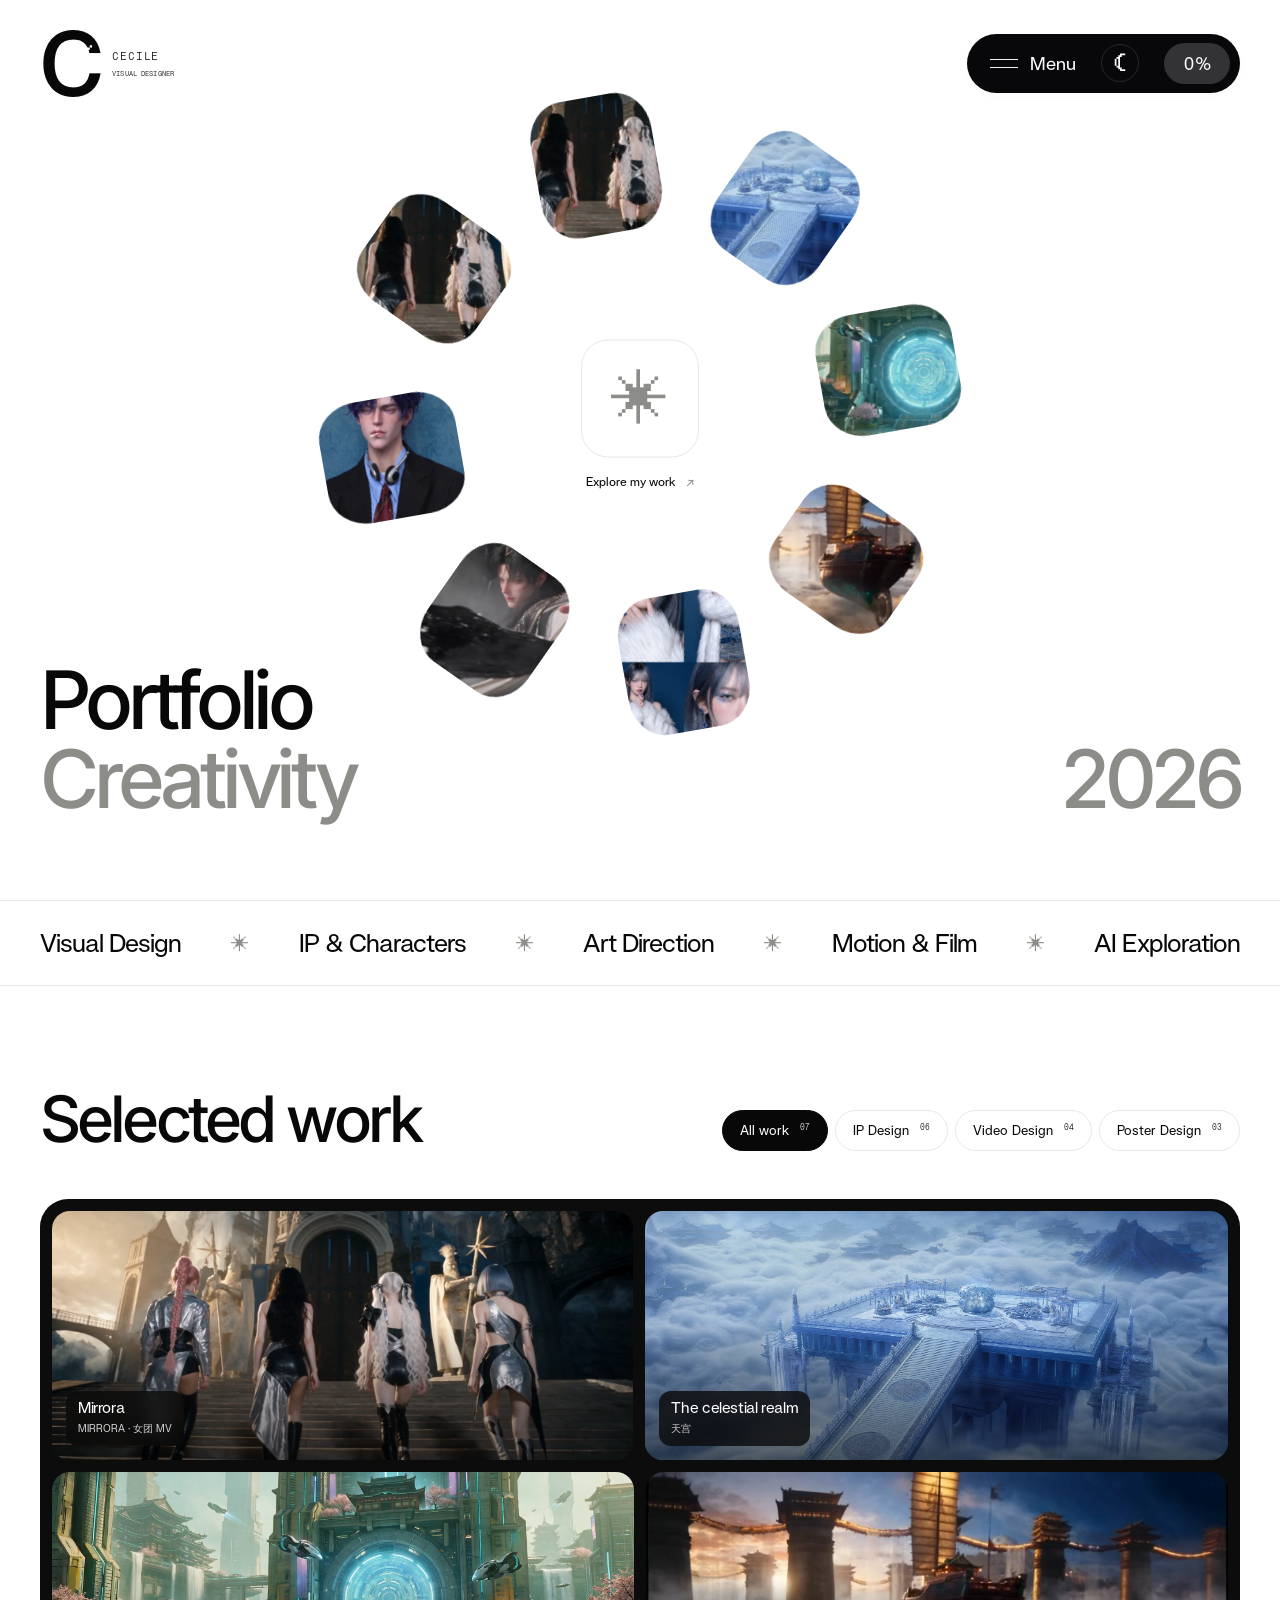
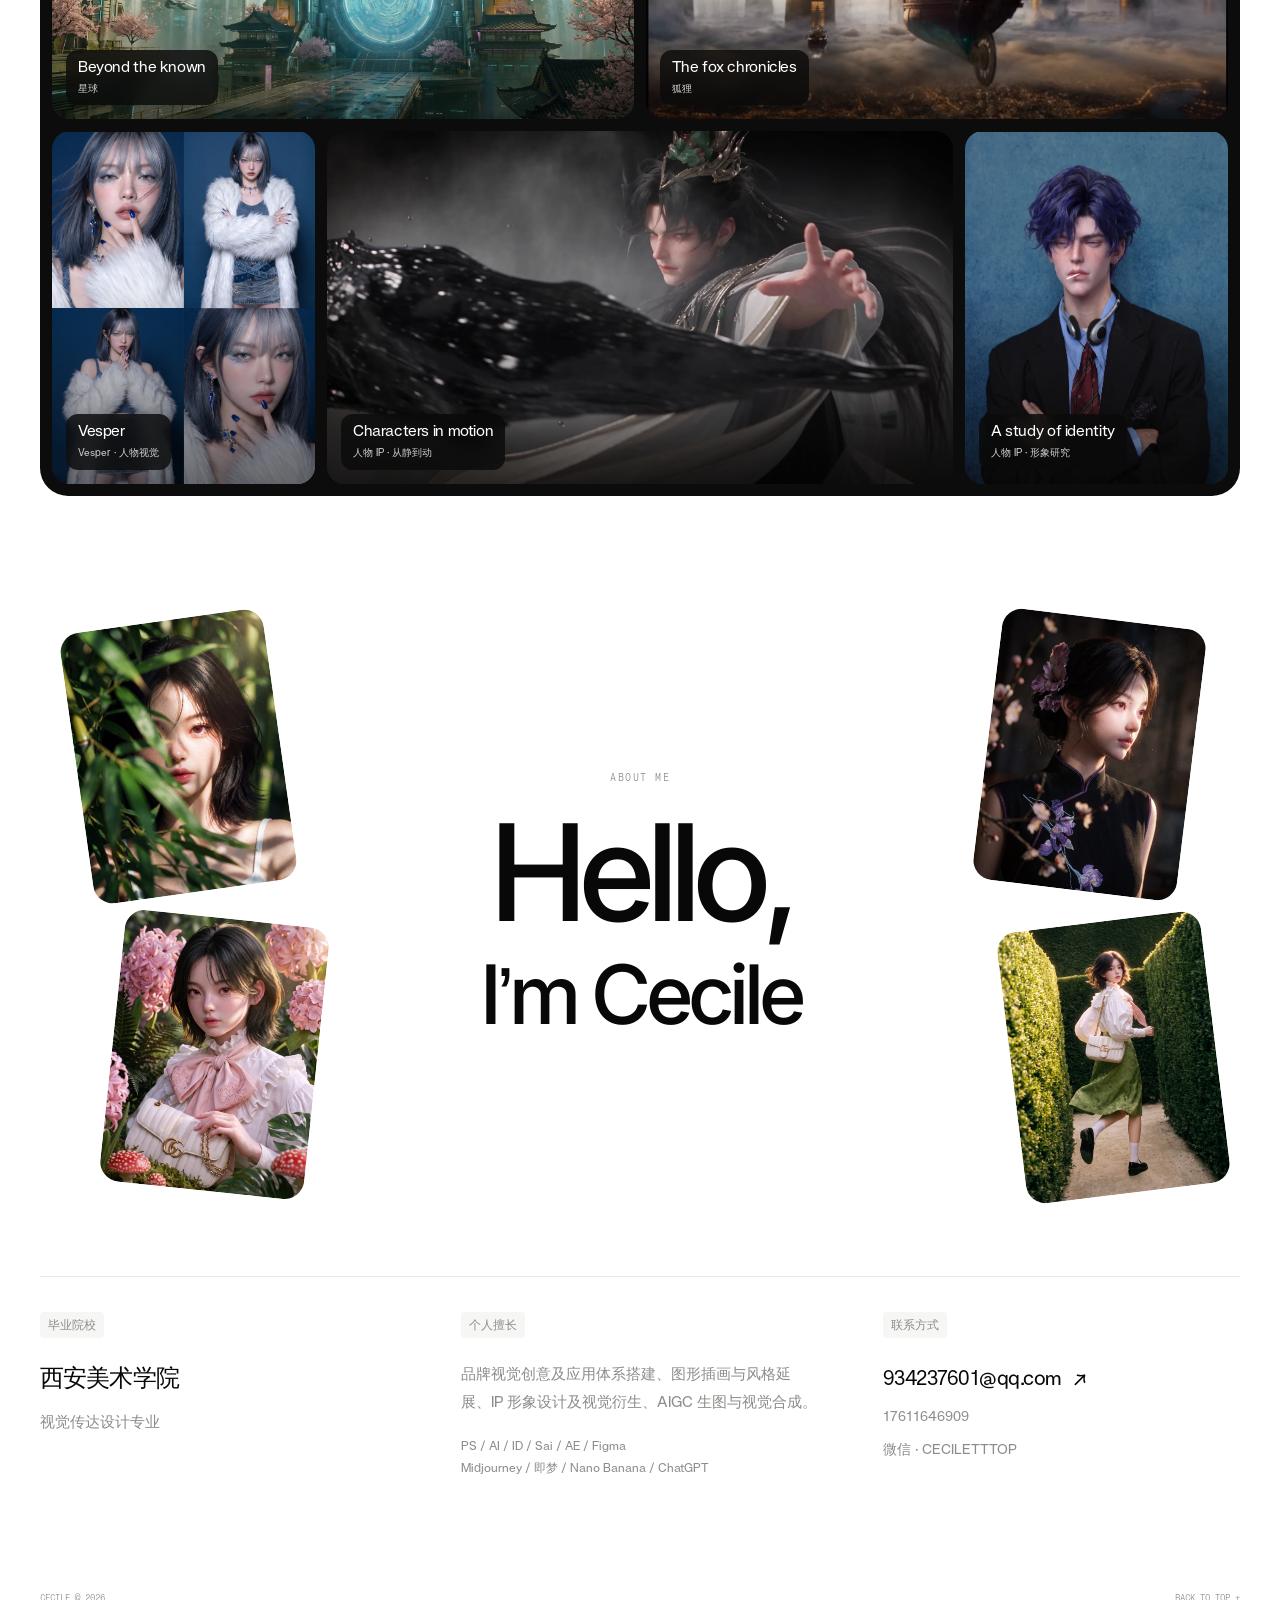
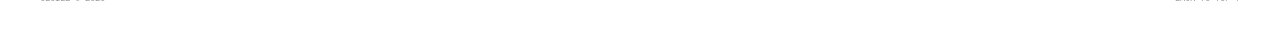
<file: index.html>
<!doctype html><html lang="zh-CN"><head><meta charset="utf-8"><meta name="viewport" content="width=device-width,initial-scale=1"><title>方案三 · Portfolio — Cecile</title><meta http-equiv="refresh" content="0;url=scheme-3/"><script>location.replace('scheme-3/'+location.search+location.hash)</script></head><body><a href="scheme-3/">查看方案三</a> · <a href="scheme-1/">查看方案一</a></body></html>
</file>
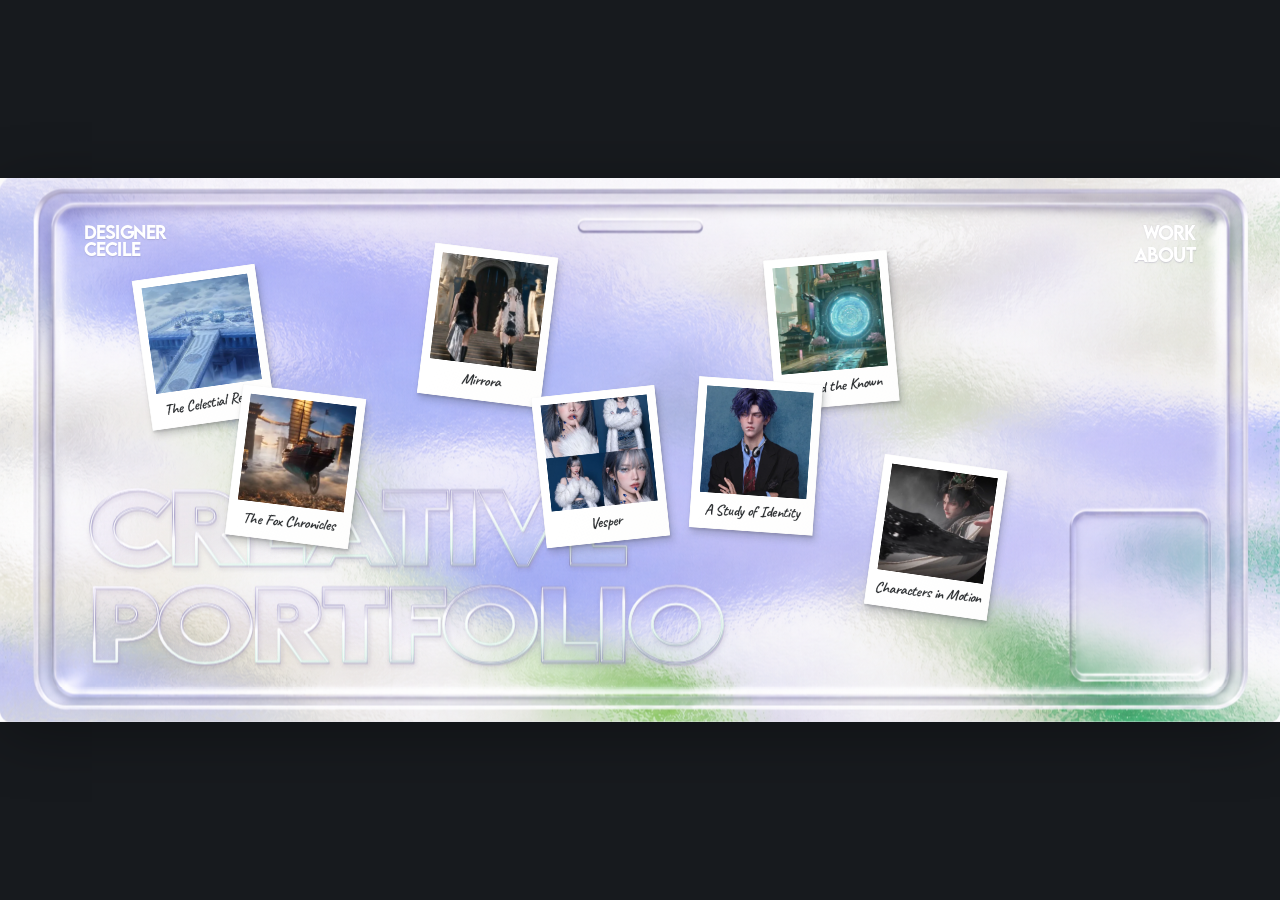
<file: scheme-1/index.html>
<!doctype html>
<html lang="zh-CN">
<head>
  <meta charset="UTF-8">
  <meta name="viewport" content="width=device-width,initial-scale=1">
  <meta name="theme-color" content="#171a1e">
  <meta name="description" content="Designer Cecile — Creative Portfolio。请使用电脑浏览器欣赏完整作品与交互。">
  <title>方案一 · Designer Cecile — Creative Portfolio</title>
  <link rel="icon" href="icon.svg" type="image/svg+xml">
  <link rel="stylesheet" href="canvas.css?v=fixed-canvas-2">
  <script src="canvas.js?v=github-pages-20261024" defer></script>
</head>
<body>
  <iframe id="portfolio-canvas" title="Designer Cecile 创意作品集" hidden></iframe>
  <main id="computer-guide" hidden>
    <div class="guide-brand">DESIGNER<br>CECILE</div>
    <section class="guide-copy">
      <svg class="computer-icon" viewBox="0 0 96 80" fill="none" aria-hidden="true"><rect x="8" y="8" width="80" height="50" rx="4"/><path d="M8 48h80M48 58v14M30 73h36"/></svg>
      <p class="guide-eyebrow">CREATIVE PORTFOLIO</p>
      <h1>请使用电脑浏览</h1>
      <p>为了完整呈现作品和交互体验，<br>请在电脑浏览器中打开本作品集。</p>
      <label for="computer-link">电脑访问链接</label>
      <input id="computer-link" readonly aria-label="作品集电脑访问链接">
      <button id="copy-computer-link" type="button">复制网站链接</button>
      <span id="copy-status" role="status" aria-live="polite"></span>
    </section>
  </main>
  <noscript><p class="no-script">Designer Cecile — 请使用电脑浏览器并开启 JavaScript 查看作品集。</p></noscript>
</body>
</html>
</file>
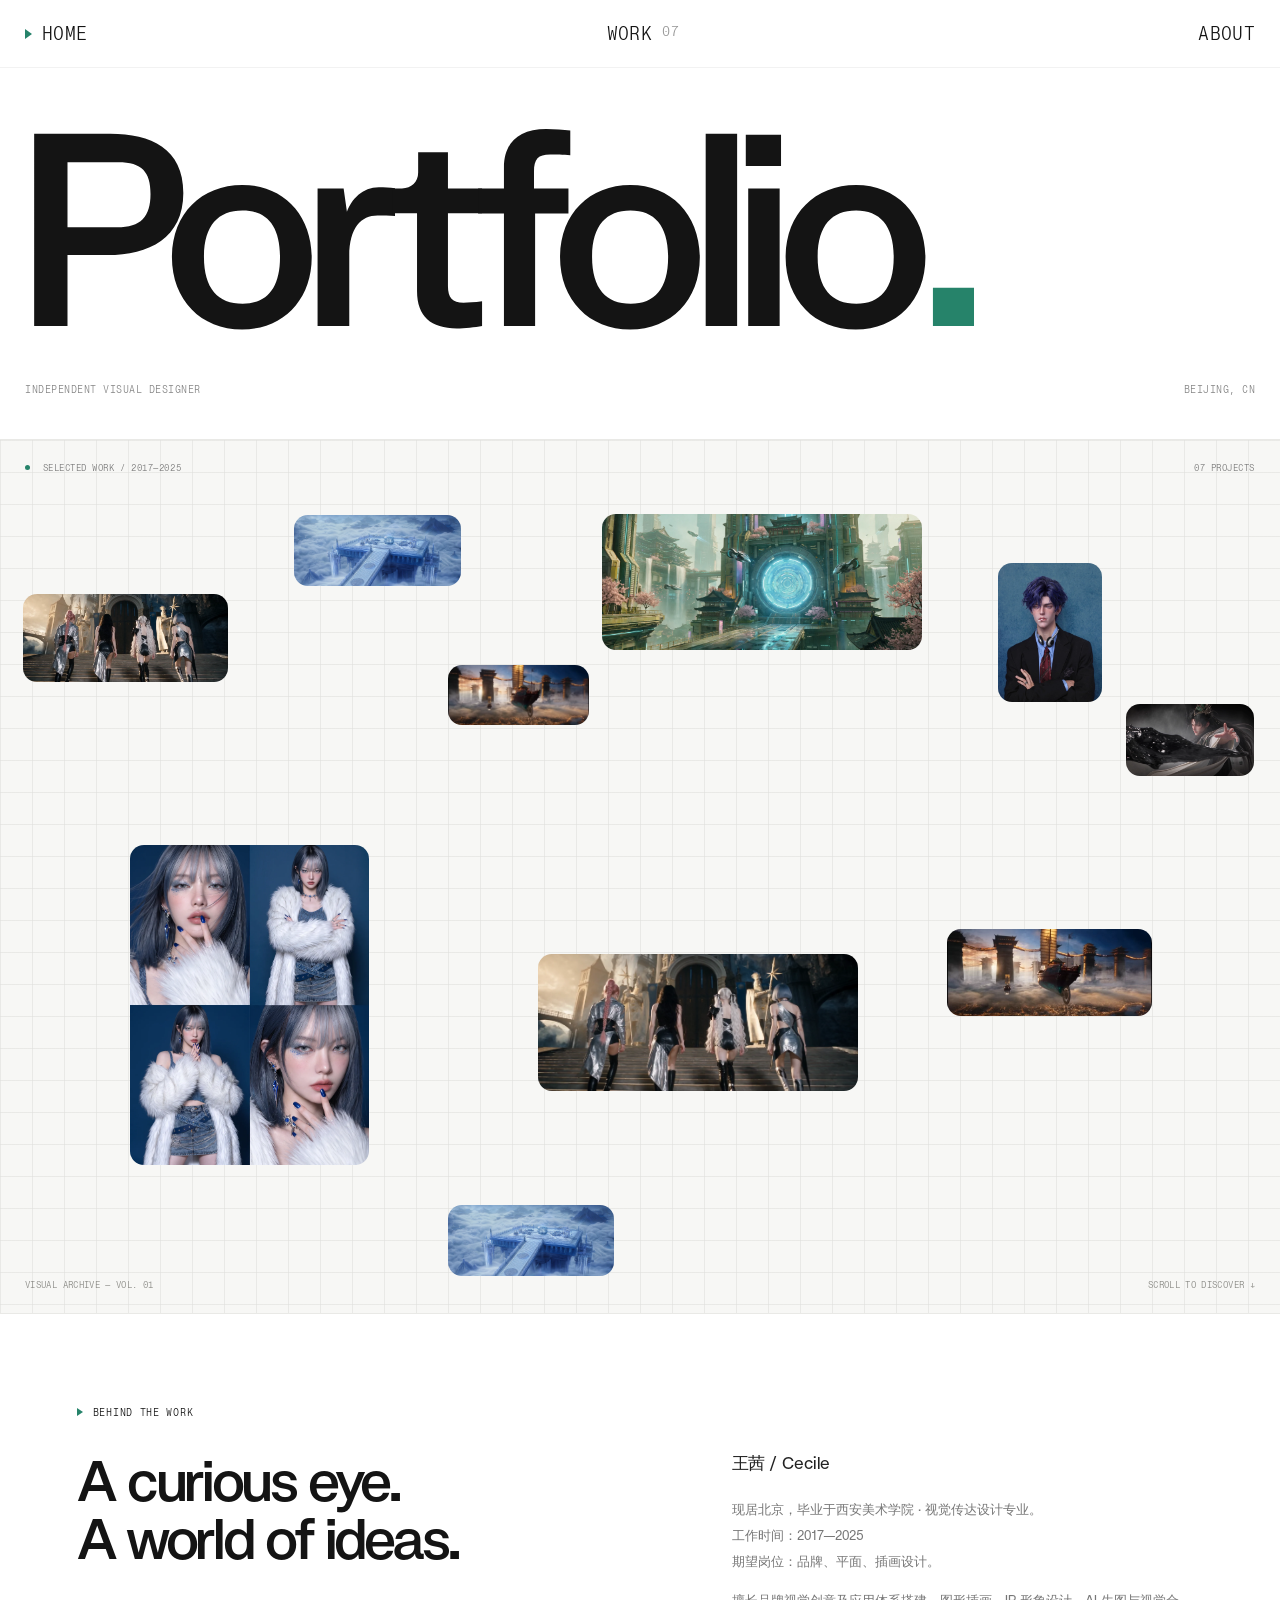
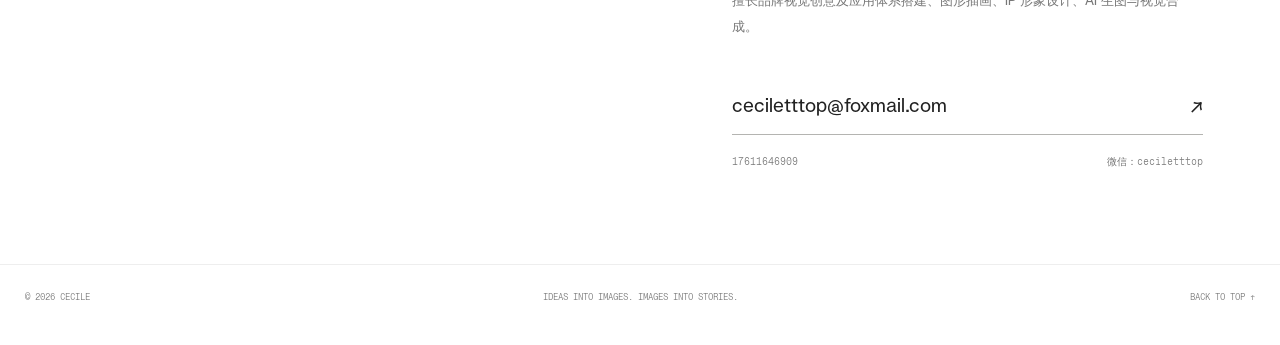
<file: scheme-2/index.html>
<!doctype html>
<html lang="zh-CN"><head><meta charset="utf-8"><meta name="viewport" content="width=device-width,initial-scale=1"><title>方案二 · Portfolio — Cecile</title><link rel="stylesheet" href="style.css?v=sticky-nav-20261026-10"><script src="projects.js" defer></script><script src="preview.js?v=sticky-nav-20261026-10" defer></script><script src="home-motion.js?v=sticky-nav-20261026-10" defer></script></head>
<body><header class="site-nav"><a class="nav-home" href="#home"><span class="triangle"></span> HOME</a><div class="work-nav"><button class="work-trigger" id="work-trigger" aria-haspopup="menu" aria-expanded="false" aria-controls="work-dropdown">WORK <sup>07</sup></button><div id="work-dropdown" class="work-dropdown" role="menu" aria-label="作品分类" hidden><p>SELECTED WORK</p><button role="menuitemradio" aria-checked="true" data-category="all">ALL<span aria-hidden="true">✓</span></button><button role="menuitemradio" aria-checked="false" data-category="ip">IP DESIGN<span aria-hidden="true">✓</span></button><button role="menuitemradio" aria-checked="false" data-category="video">VIDEO DESIGN<span aria-hidden="true">✓</span></button><button role="menuitemradio" aria-checked="false" data-category="poster">POSTER DESIGN<span aria-hidden="true">✓</span></button></div></div><a href="#about">ABOUT</a></header>
<main><section class="hero" id="home"><div class="hero-name"><h1>Portfolio<span class="name-dot">.</span></h1><p class="hero-credit">INDEPENDENT VISUAL DESIGNER <span>BEIJING, CN</span></p></div></section>
<section class="work-wall" id="work" aria-label="作品探索"><div class="wall-heading"><span><i></i> SELECTED WORK / 2017—2025</span><span id="result-count">07 PROJECTS</span></div><div id="artboard" class="artboard"></div><span class="wall-coordinate">VISUAL ARCHIVE — VOL. 01</span><span class="wall-scroll">SCROLL TO DISCOVER ↓</span></section>
<section id="about" class="about-section"><div class="about-heading"><p class="eyebrow"><span class="triangle"></span> BEHIND THE WORK</p><h2>A curious eye.<br>A world of ideas.</h2></div><div class="about-copy"><p class="about-name">王茜 / Cecile</p><p>现居北京，毕业于西安美术学院 · 视觉传达设计专业。<br>工作时间：2017—2025<br>期望岗位：品牌、平面、插画设计。</p><p>擅长品牌视觉创意及应用体系搭建、图形插画、IP 形象设计、AI 生图与视觉合成。</p><a class="email-link" href="mailto:ceciletttop@foxmail.com">ceciletttop@foxmail.com <span>↗</span></a><div class="contact-meta"><a href="tel:+8617611646909">17611646909</a><span>微信：ceciletttop</span></div></div></section></main>
<footer><span>© 2026 CECILE</span><span>IDEAS INTO IMAGES. IMAGES INTO STORIES.</span><a href="#home">BACK TO TOP ↑</a></footer>
<dialog id="project-dialog" aria-label="作品详情"><div class="project-topbar"><span>SELECTED PROJECT</span><button id="close-project" aria-label="关闭作品详情">CLOSE ×</button></div><div id="project-content"></div></dialog><p class="sr-only" id="announcement" aria-live="polite"></p></body></html>
</file>
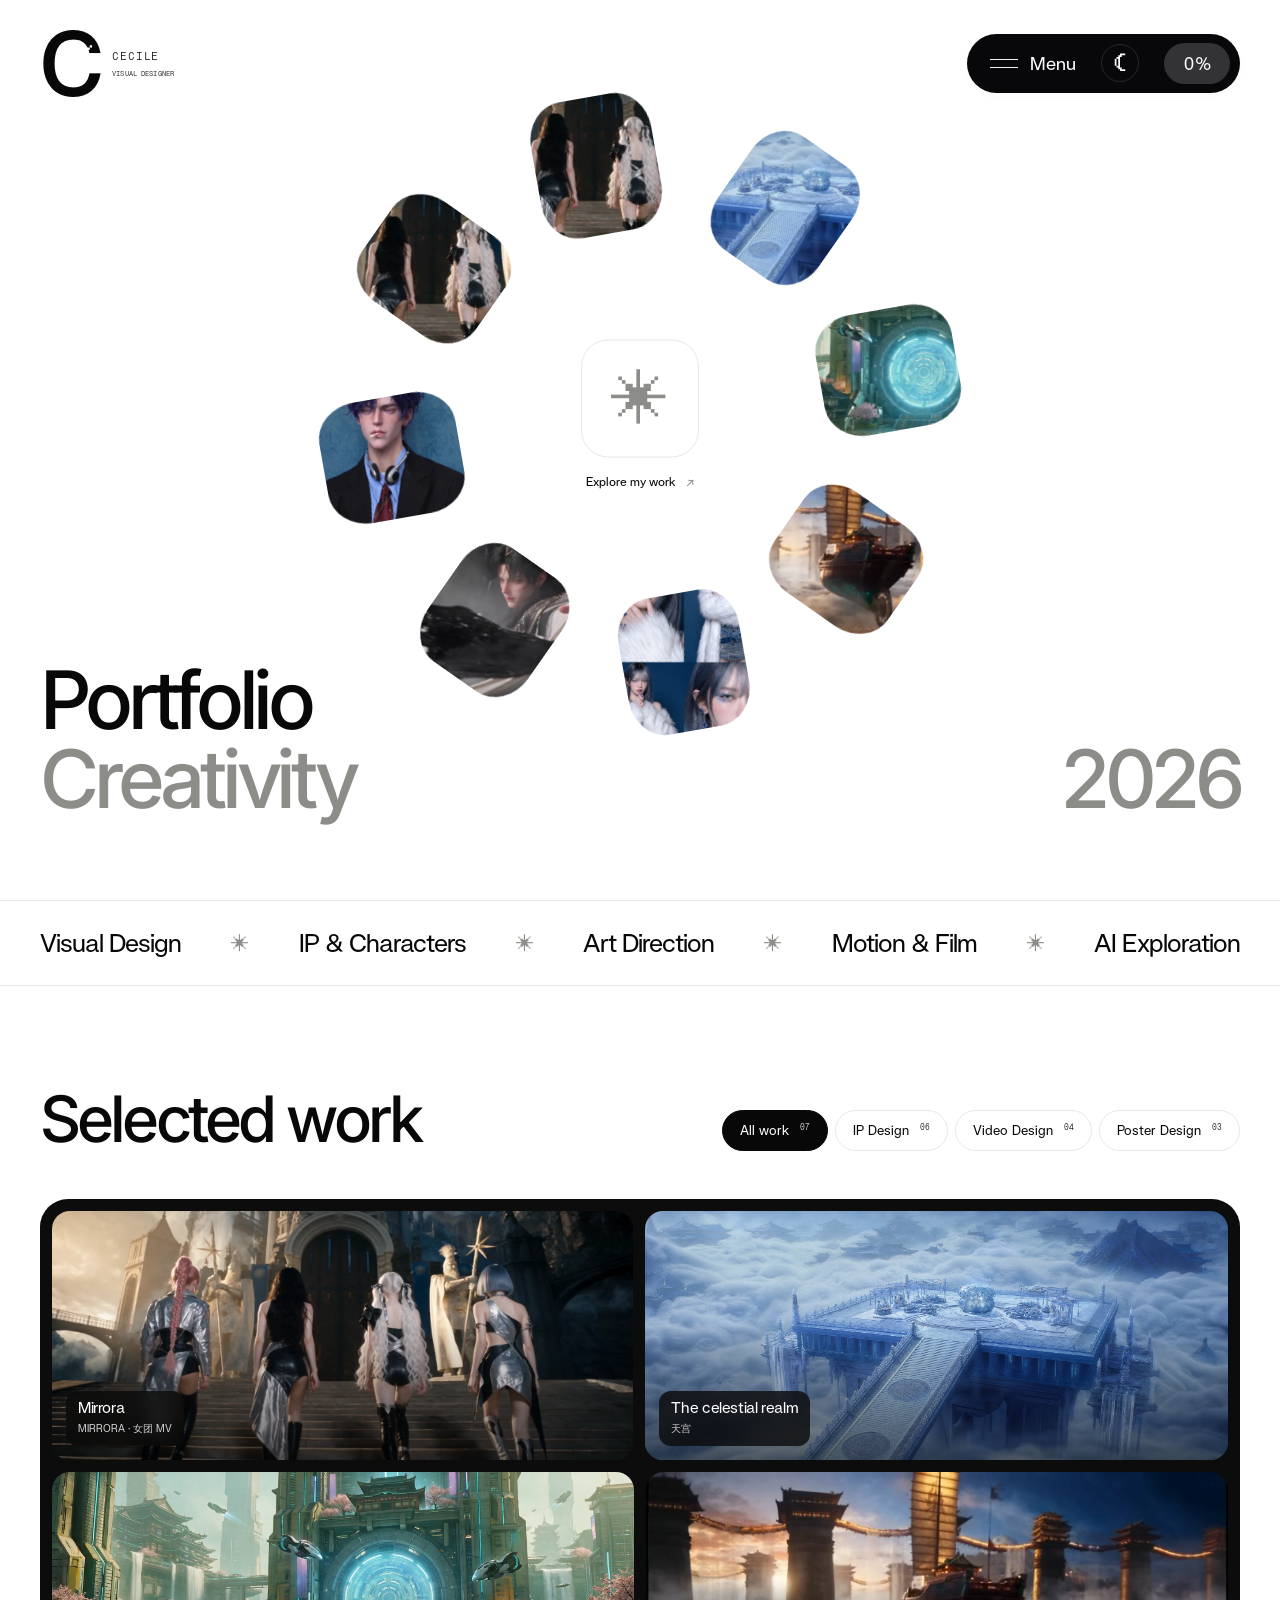
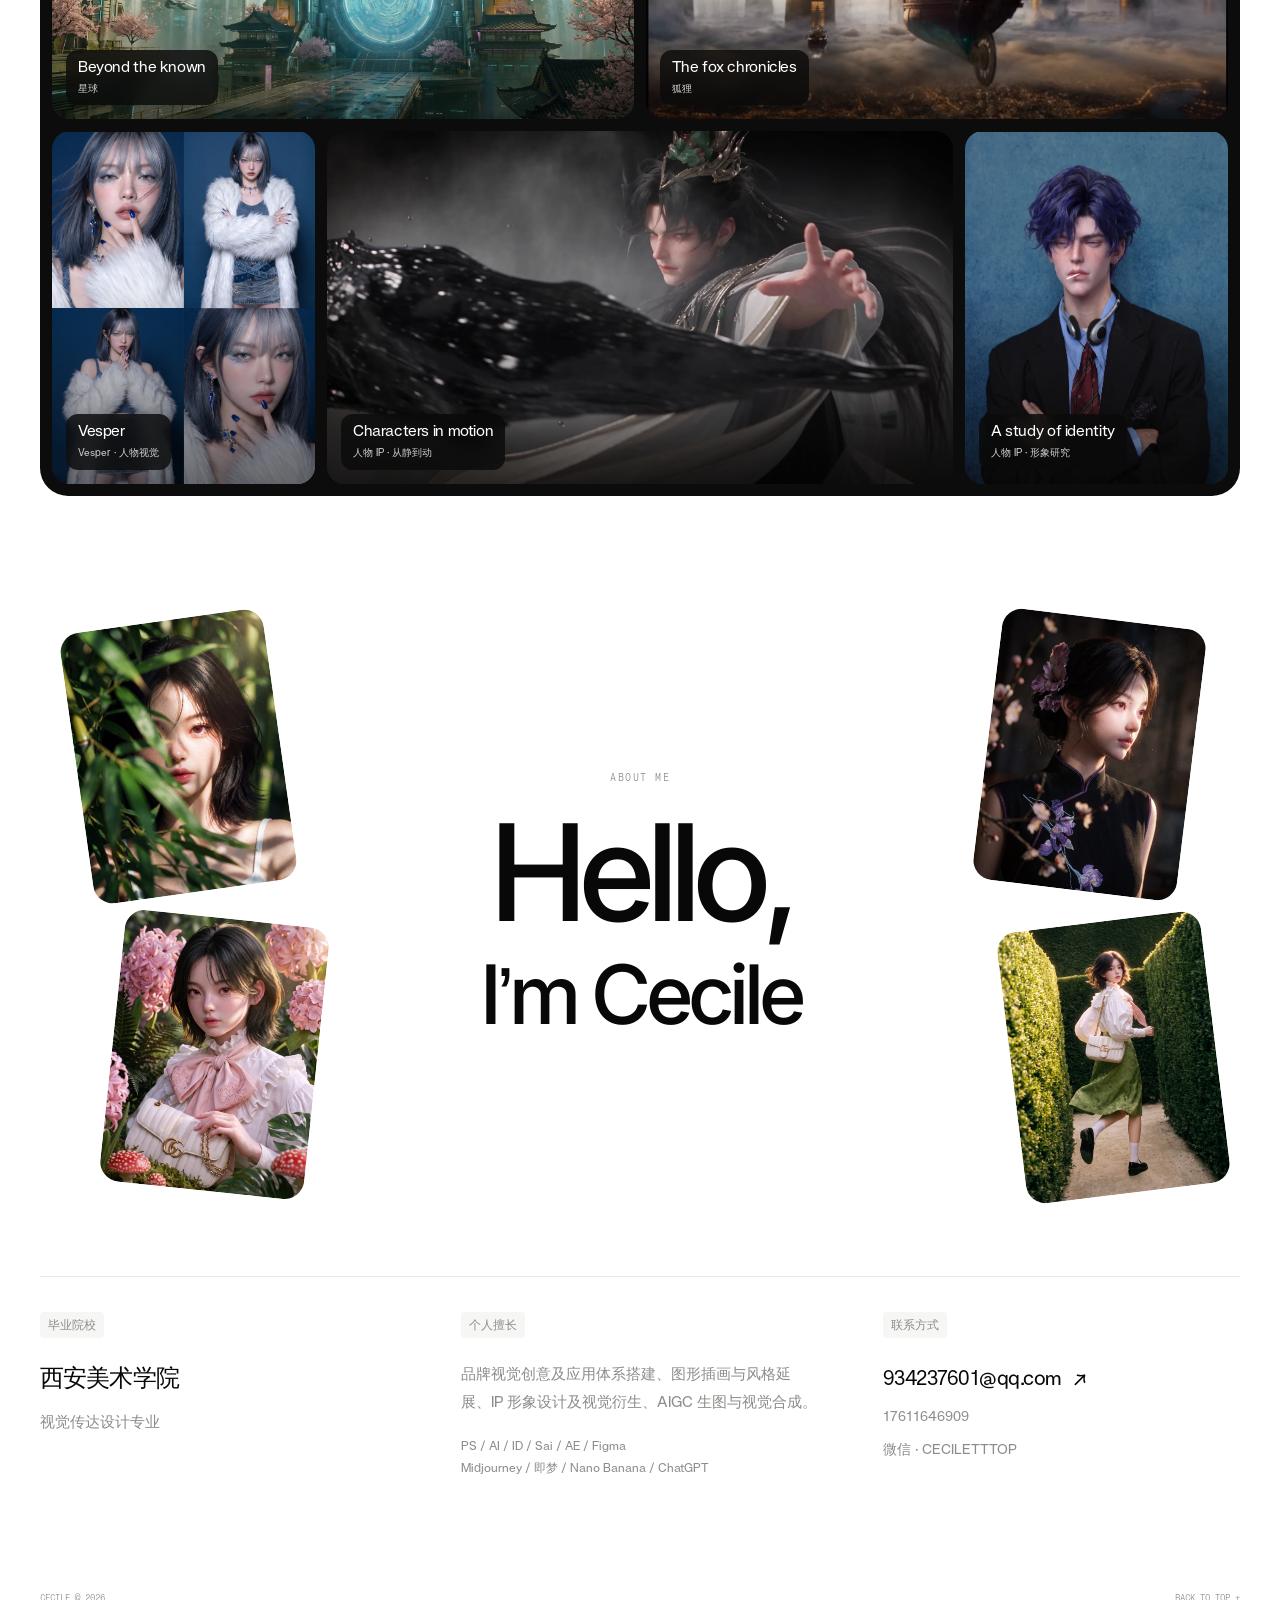
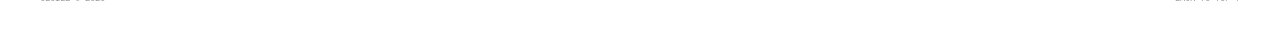
<file: scheme-3/index.html>
<!doctype html><html lang="zh-CN"><head><meta charset="utf-8"><meta name="viewport" content="width=device-width,initial-scale=1"><meta name="theme-color" content="#ffffff"><title>Cecile — Characters, Worlds & Motion</title><link rel="stylesheet" href="style.css?v=about-collage-20261101"><script src="projects.js" defer></script><script src="orbit.js?v=detail-controls-20261028" defer></script><script src="theme.js?v=detail-controls-20261028"></script></head><body>
<a class="skip-link" href="#selected">跳转至作品</a>
<header class="topbar"><a class="brand" href="#home" aria-label="Cecile 首页"><span class="brand-mark">C<span>✳</span></span><span class="brand-name">CECILE<small>VISUAL DESIGNER</small></span></a><div class="pill-nav menu-group"><button id="menu-toggle" aria-expanded="false" aria-controls="main-menu"><span class="menu-lines"><i></i><i></i></span><span>Menu</span></button><button id="theme-toggle" class="theme-toggle" aria-label="切换深色外观" aria-pressed="false">☾</button><span class="scroll-progress" aria-label="页面滚动进度">0%</span><nav id="main-menu" aria-label="主导航" hidden><p class="menu-caption">Explore</p><a href="#home">Home<span>01</span></a><a href="#selected">Selected work<span>07</span></a><a href="#about">About & contact<span>↗</span></a></nav></div></header>
<main><section class="orbit-hero" id="home" aria-label="作品环形预览"><div class="hero-heading"><p class="eyebrow">CECILE · INDEPENDENT VISUAL DESIGNER</p><h1>Portfolio<br><span class="hero-bottom-line"><span>Creativity</span><span class="hero-year">2026</span></span></h1></div><div class="orbit-stage"><div id="orbit" class="orbit" aria-label="项目封面"></div><a class="orbit-center" href="#selected"><span class="center-icon" aria-hidden="true">✳</span><span class="center-label">Explore my work <span>↗</span></span></a><div id="hover-label" class="hover-label" aria-live="polite"></div></div></section>
<div class="discipline-strip" aria-label="设计领域"><span>Visual Design</span><span>✳</span><span>IP & Characters</span><span>✳</span><span>Art Direction</span><span>✳</span><span>Motion & Film</span><span>✳</span><span>AI Exploration</span></div>
<section class="selected-section" id="selected"><div class="section-title"><h2>Selected work</h2><div class="section-controls"><aside class="category-list" aria-label="作品分类"><button data-category="all" aria-pressed="true">All work <sup>07</sup></button><button data-category="ip" aria-pressed="false">IP Design <sup>06</sup></button><button data-category="video" aria-pressed="false">Video Design <sup>04</sup></button><button data-category="poster" aria-pressed="false">Poster Design <sup>03</sup></button></aside></div></div><div id="work-grid" class="work-grid" aria-live="polite"></div></section>
<section class="about-container" id="about" aria-labelledby="about-greeting"><div class="about-collage"><img class="about-collage-photo about-photo-one" src="assets/cecile-portrait.jpg?v=green-20261031" width="1194" height="1600" alt="绿叶间的人物肖像" loading="lazy"><img class="about-collage-photo about-photo-two" src="assets/about-portrait-2.jpg" width="746" height="1000" alt="紫色花朵与旗袍人物肖像" loading="lazy"><div class="about-greeting-wrap"><p class="about-kicker">ABOUT ME</p><h2 id="about-greeting" class="about-greeting">Hello,<span>I’m Cecile</span></h2></div><img class="about-collage-photo about-photo-three" src="assets/about-portrait-3.jpg" width="746" height="1000" alt="粉色花园中的人物肖像" loading="lazy"><img class="about-collage-photo about-photo-four" src="assets/about-portrait-4.jpg" width="746" height="1000" alt="绿篱花园中的人物全身像" loading="lazy"></div><div class="about-meta"><section class="about-education" aria-labelledby="education-title"><h3 class="about-block-title" id="education-title">毕业院校</h3><p class="about-college">西安美术学院</p><p>视觉传达设计专业</p></section><section class="about-strengths" aria-labelledby="strengths-title"><h3 class="about-block-title" id="strengths-title">个人擅长</h3><p>品牌视觉创意及应用体系搭建、图形插画与风格延展、IP 形象设计及视觉衍生、AIGC 生图与视觉合成。</p><p class="about-tools">PS / AI / ID / Sai / AE / Figma<br>Midjourney / 即梦 / Nano Banana / ChatGPT</p></section><section class="about-contact" aria-labelledby="contact-title"><h3 class="about-block-title" id="contact-title">联系方式</h3><div class="about-contact-list"><a href="mailto:934237601@qq.com">934237601@qq.com <span aria-hidden="true">↗</span></a><a href="tel:+8617611646909">17611646909</a><span>微信 · CECILETTTOP</span></div></section></div></section></main><footer><span>CECILE © 2026</span><a href="#home">BACK TO TOP ↑</a></footer><dialog id="project-dialog" aria-label="作品详情"><div id="project-content"></div></dialog></body></html>
</file>
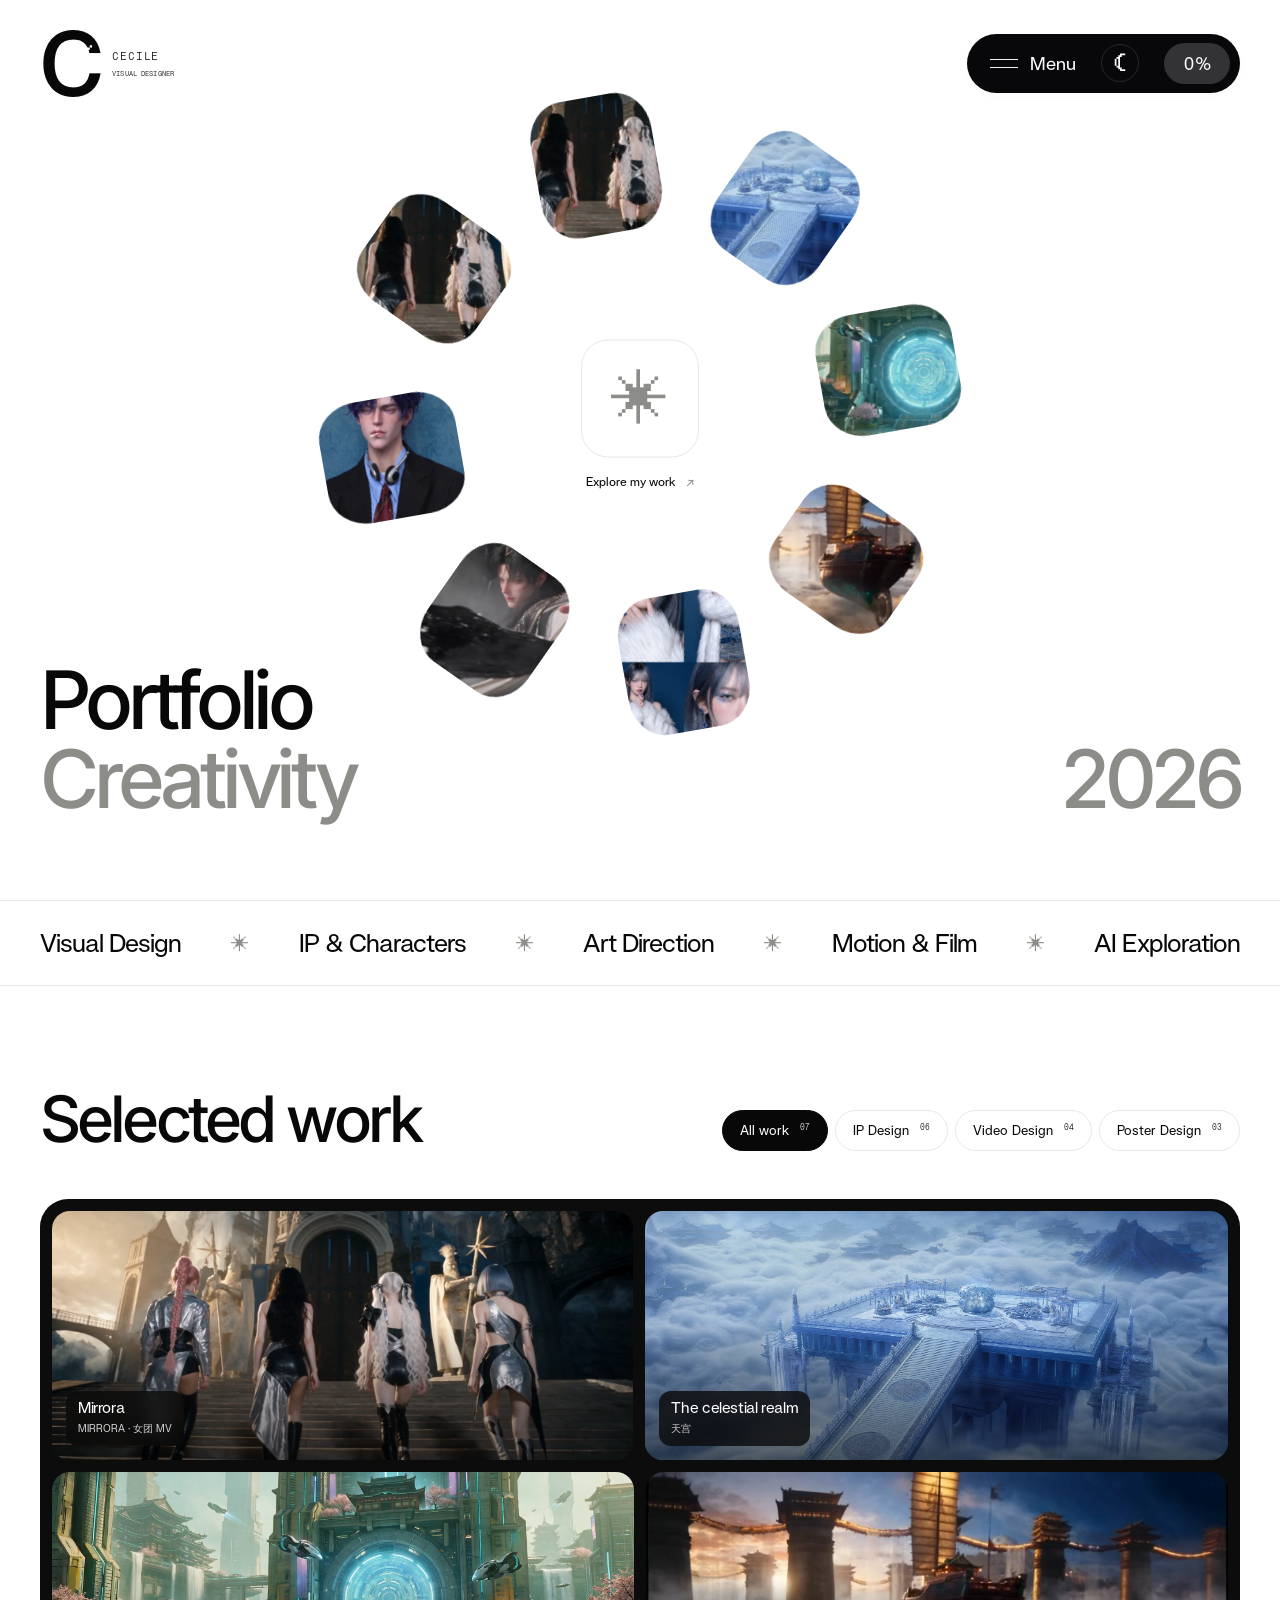
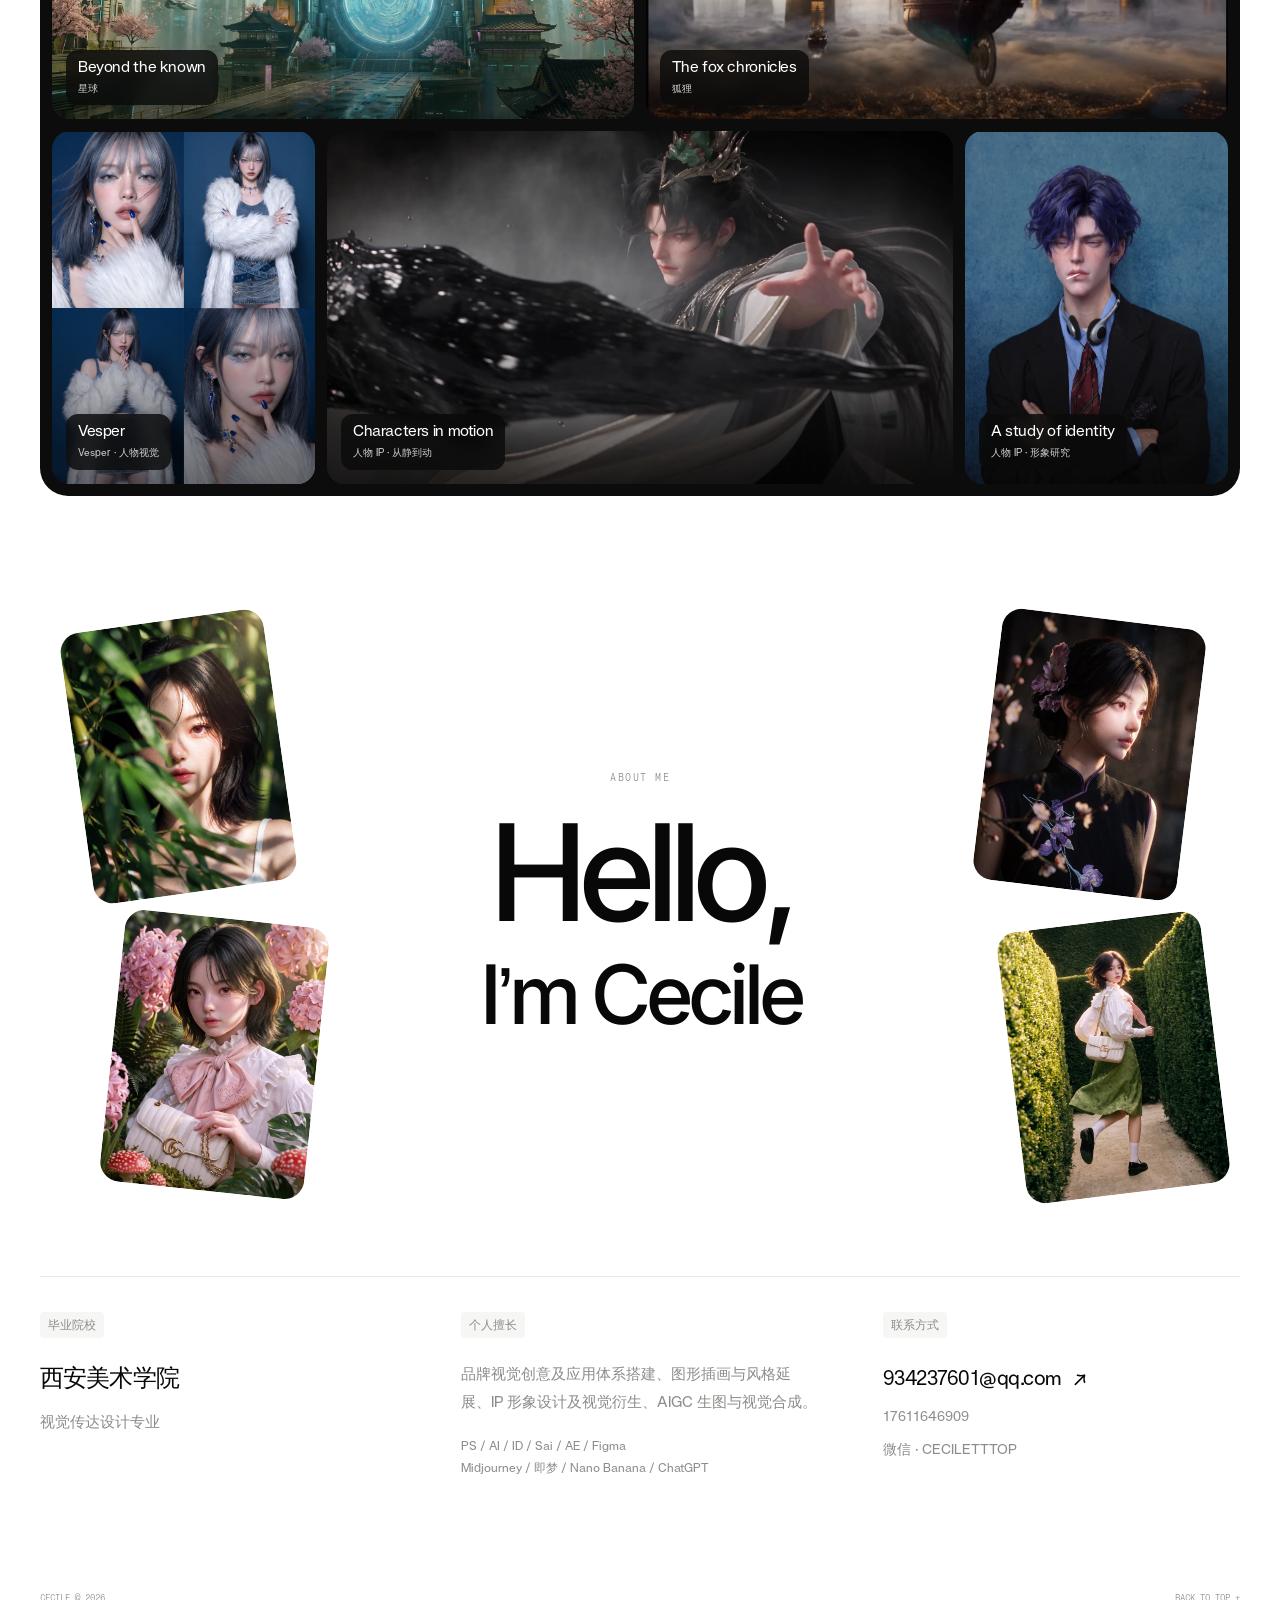
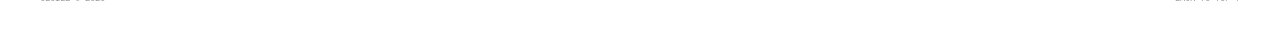
<file: desktop.html>
<!doctype html>
<html lang="zh-CN">
<head>
  <meta charset="UTF-8">
  <meta name="viewport" content="width=device-width,initial-scale=1">
  <meta name="theme-color" content="#a6a9ad">
  <meta name="description" content="Designer Cecile — 角色、世界观与动态影像。探索七个视觉创作项目。">
  <title>Designer Cecile — Creative Portfolio</title>
  <link rel="icon" href="icon.svg" type="image/svg+xml">
  <link rel="preload" href="assets/fonts/LEMONMILK-Medium.otf" as="font" type="font/otf" crossorigin>
  <link rel="preload" href="assets/fonts/Caveat.ttf" as="font" crossorigin>
  <link rel="stylesheet" href="styles.css?v=all-category-overlay-20261025">
  <script src="projects.js?v=all-media-edges-2" defer></script>
  <script src="app.js?v=all-category-overlay-20261025" defer></script>
  <script src="frame-bridge.js?v=fixed-canvas-1" defer></script>
</head>
<body>
  <a class="skip-link" href="#content">Skip to portfolio</a>
  <div class="tray" aria-hidden="true"></div>
  <svg class="filter-defs" aria-hidden="true"><defs>
    <filter id="pressed" x="-10%" y="-15%" width="120%" height="140%" color-interpolation-filters="sRGB">
      <feGaussianBlur in="SourceAlpha" stdDeviation="1.2" result="blur"/>
      <feOffset in="blur" dx="0" dy="2.8" result="down"/>
      <feComposite in="SourceAlpha" in2="down" operator="out" result="top"/>
      <feFlood flood-color="#10151b" flood-opacity=".92"/><feComposite in2="top" operator="in" result="shadow"/>
      <feOffset in="blur" dx="0" dy="-1.5" result="up"/>
      <feComposite in="SourceAlpha" in2="up" operator="out" result="bottom"/>
      <feFlood flood-color="#ffffff" flood-opacity=".95"/><feComposite in2="bottom" operator="in" result="shine"/>
      <feMerge><feMergeNode in="SourceGraphic"/><feMergeNode in="shadow"/><feMergeNode in="shine"/></feMerge>
    </filter>
  </defs></svg>
  <header class="site-header">
    <a class="brand" href="#home" aria-label="Designer Cecile, home"><span>DESIGNER</span><span>CECILE</span></a>
    <nav aria-label="Primary"><button type="button" id="nav-work" class="work-toggle" aria-expanded="false" aria-controls="work-category-menu" aria-label="打开作品分类">WORK</button><a href="#about" id="nav-about">About</a></nav>
    <button class="close-project" hidden aria-label="Close project and return to work">×</button>
  </header>
  <section id="work-category-menu" class="work-overlay" role="dialog" aria-modal="true" aria-label="作品分类" hidden></section>
  <main id="content" tabindex="-1"></main>
  <div class="transition-wash" aria-hidden="true"></div>
  <dialog id="media-dialog" aria-label="Project media"><button class="dialog-close" aria-label="Close media">×</button><div class="dialog-content"></div></dialog>
  <div class="sr-only" id="announcer" aria-live="polite"></div>
  <noscript><div class="no-script">Designer Cecile — Creative Portfolio<br>请开启 JavaScript 浏览项目。</div></noscript>
</body>
</html>
</file>
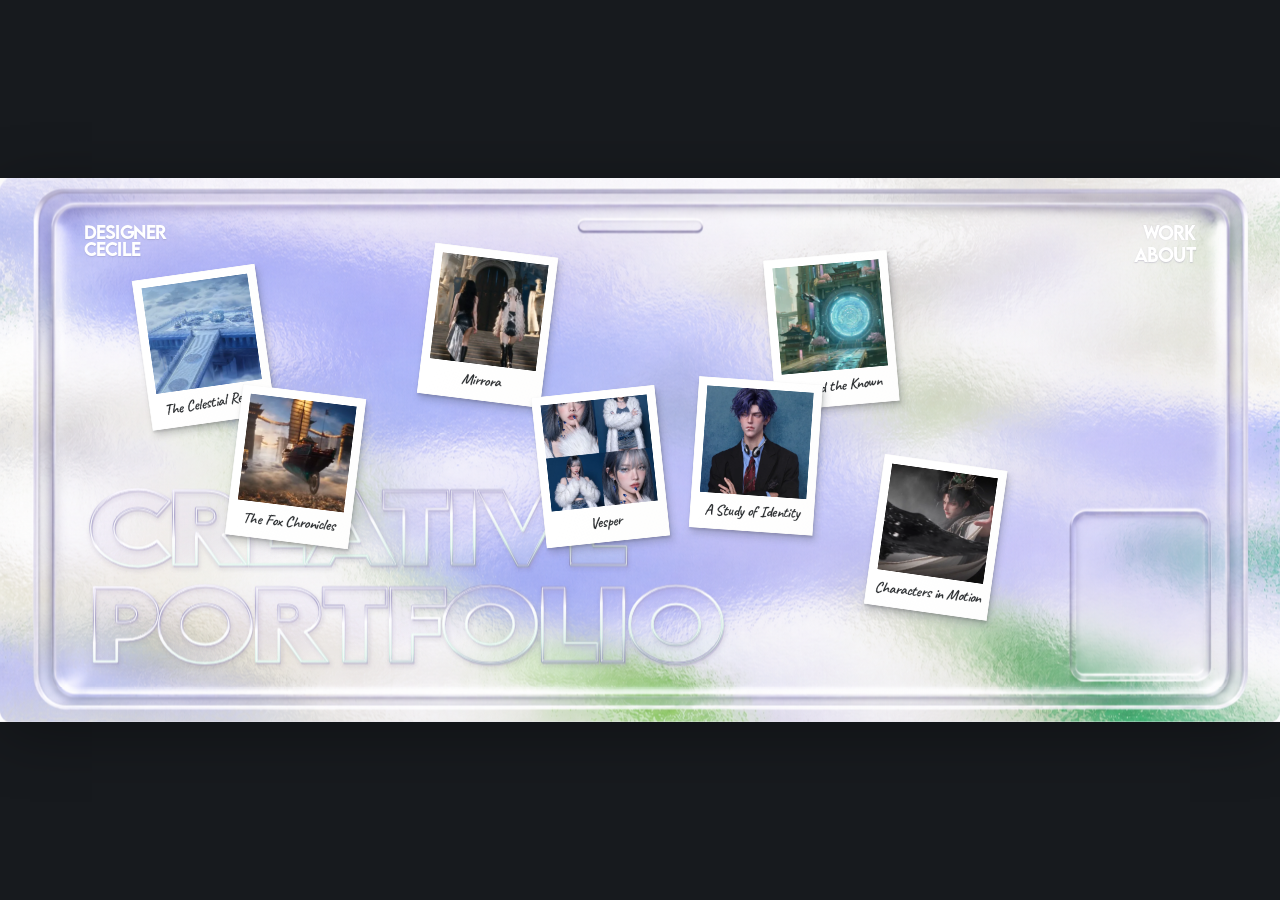
<file: scheme-1/desktop.html>
<!doctype html>
<html lang="zh-CN">
<head>
  <meta charset="UTF-8">
  <meta name="viewport" content="width=device-width,initial-scale=1">
  <meta name="theme-color" content="#a6a9ad">
  <meta name="description" content="Designer Cecile — 角色、世界观与动态影像。探索七个视觉创作项目。">
  <title>方案一 · Designer Cecile — Creative Portfolio</title>
  <link rel="icon" href="icon.svg" type="image/svg+xml">
  <link rel="preload" href="../assets/fonts/LEMONMILK-Medium.otf" as="font" type="font/otf" crossorigin>
  <link rel="preload" href="../assets/fonts/Caveat.ttf" as="font" crossorigin>
  <link rel="stylesheet" href="styles.css?v=all-category-overlay-20261025">
  <script src="projects.js?v=all-media-edges-2" defer></script>
  <script src="app.js?v=all-category-overlay-20261025" defer></script>
  <script src="frame-bridge.js?v=fixed-canvas-1" defer></script>
</head>
<body>
  <a class="skip-link" href="#content">Skip to portfolio</a>
  <div class="tray" aria-hidden="true"></div>
  <svg class="filter-defs" aria-hidden="true"><defs>
    <filter id="pressed" x="-10%" y="-15%" width="120%" height="140%" color-interpolation-filters="sRGB">
      <feGaussianBlur in="SourceAlpha" stdDeviation="1.2" result="blur"/>
      <feOffset in="blur" dx="0" dy="2.8" result="down"/>
      <feComposite in="SourceAlpha" in2="down" operator="out" result="top"/>
      <feFlood flood-color="#10151b" flood-opacity=".92"/><feComposite in2="top" operator="in" result="shadow"/>
      <feOffset in="blur" dx="0" dy="-1.5" result="up"/>
      <feComposite in="SourceAlpha" in2="up" operator="out" result="bottom"/>
      <feFlood flood-color="#ffffff" flood-opacity=".95"/><feComposite in2="bottom" operator="in" result="shine"/>
      <feMerge><feMergeNode in="SourceGraphic"/><feMergeNode in="shadow"/><feMergeNode in="shine"/></feMerge>
    </filter>
  </defs></svg>
  <header class="site-header">
    <a class="brand" href="#home" aria-label="Designer Cecile, home"><span>DESIGNER</span><span>CECILE</span></a>
    <nav aria-label="Primary"><button type="button" id="nav-work" class="work-toggle" aria-expanded="false" aria-controls="work-category-menu" aria-label="打开作品分类">WORK</button><a href="#about" id="nav-about">About</a></nav>
    <button class="close-project" hidden aria-label="Close project and return to work">×</button>
  </header>
  <section id="work-category-menu" class="work-overlay" role="dialog" aria-modal="true" aria-label="作品分类" hidden></section>
  <main id="content" tabindex="-1"></main>
  <div class="transition-wash" aria-hidden="true"></div>
  <dialog id="media-dialog" aria-label="Project media"><button class="dialog-close" aria-label="Close media">×</button><div class="dialog-content"></div></dialog>
  <div class="sr-only" id="announcer" aria-live="polite"></div>
  <noscript><div class="no-script">Designer Cecile — Creative Portfolio<br>请开启 JavaScript 浏览项目。</div></noscript>
</body>
</html>
</file>
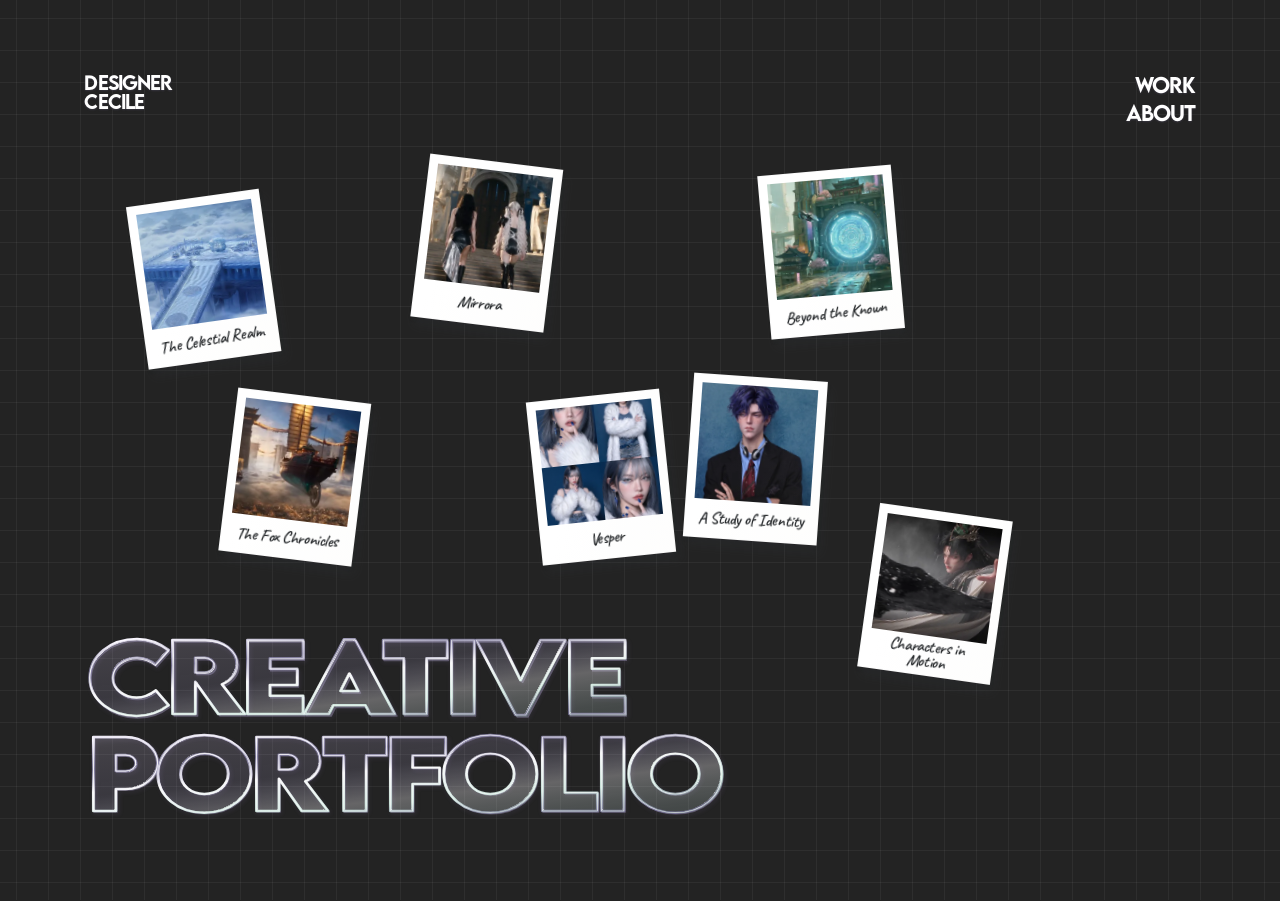
<file: scheme-2/detail.html>
<!doctype html>
<html lang="zh-CN">
<head>
  <meta charset="UTF-8">
  <meta name="viewport" content="width=device-width,initial-scale=1">
  <meta name="theme-color" content="#a6a9ad">
  <meta name="description" content="Designer Cecile — 角色、世界观与动态影像。探索七个视觉创作项目。">
  <title>方案二 · Designer Cecile — Creative Portfolio</title>
  <link rel="icon" href="../assets/about-polaroid-2.webp" type="image/svg+xml">
  <link rel="preload" href="../assets/fonts/LEMONMILK-Medium.otf" as="font" type="font/otf" crossorigin>
  <link rel="preload" href="../assets/fonts/Caveat.ttf" as="font" crossorigin>
  <link rel="stylesheet" href="detail-base.css">
  <script src="projects.js?v=all-media-edges-2" defer></script>
  <script src="detail-app.js" defer></script>
  <link rel="stylesheet" href="detail-theme.css"><script src="detail-bridge.js" defer></script>
</head>
<body>
  <a class="skip-link" href="#content">Skip to portfolio</a>
  <div class="tray" aria-hidden="true"></div>
  <svg class="filter-defs" aria-hidden="true"><defs>
    <filter id="pressed" x="-10%" y="-15%" width="120%" height="140%" color-interpolation-filters="sRGB">
      <feGaussianBlur in="SourceAlpha" stdDeviation="1.2" result="blur"/>
      <feOffset in="blur" dx="0" dy="2.8" result="down"/>
      <feComposite in="SourceAlpha" in2="down" operator="out" result="top"/>
      <feFlood flood-color="#10151b" flood-opacity=".92"/><feComposite in2="top" operator="in" result="shadow"/>
      <feOffset in="blur" dx="0" dy="-1.5" result="up"/>
      <feComposite in="SourceAlpha" in2="up" operator="out" result="bottom"/>
      <feFlood flood-color="#ffffff" flood-opacity=".95"/><feComposite in2="bottom" operator="in" result="shine"/>
      <feMerge><feMergeNode in="SourceGraphic"/><feMergeNode in="shadow"/><feMergeNode in="shine"/></feMerge>
    </filter>
  </defs></svg>
  <header class="site-header">
    <a class="brand" href="#home" aria-label="Designer Cecile, home"><span>DESIGNER</span><span>CECILE</span></a>
    <nav aria-label="Primary"><button type="button" id="nav-work" class="work-toggle" aria-expanded="false" aria-controls="work-category-menu" aria-label="打开作品分类">WORK</button><a href="#about" id="nav-about">About</a></nav>
    <button class="close-project" hidden aria-label="Close project and return to work">×</button>
  </header>
  <section id="work-category-menu" class="work-overlay" role="dialog" aria-modal="true" aria-label="作品分类" hidden></section>
  <main id="content" tabindex="-1"></main>
  <div class="transition-wash" aria-hidden="true"></div>
  <dialog id="media-dialog" aria-label="Project media"><button class="dialog-close" aria-label="Close media">×</button><div class="dialog-content"></div></dialog>
  <div class="sr-only" id="announcer" aria-live="polite"></div>
  <noscript><div class="no-script">Designer Cecile — Creative Portfolio<br>请开启 JavaScript 浏览项目。</div></noscript>
</body>
</html>
</file>
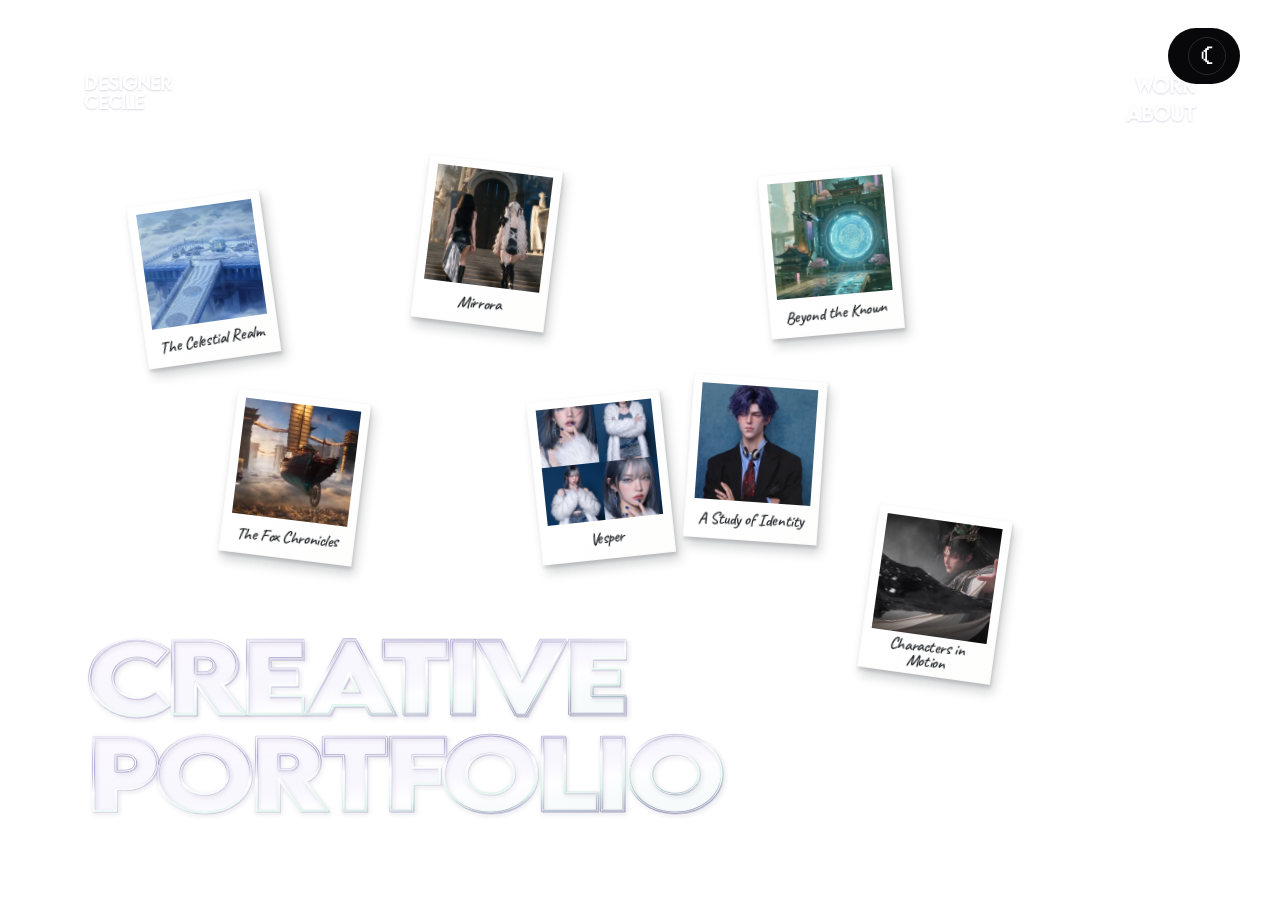
<file: scheme-3/detail.html>
<!doctype html>
<html lang="zh-CN">
<head>
  <meta charset="UTF-8">
  <meta name="viewport" content="width=device-width,initial-scale=1">
  <meta name="theme-color" content="#a6a9ad">
  <meta name="description" content="Designer Cecile — 角色、世界观与动态影像。探索七个视觉创作项目。">
  <title>Designer Cecile — Creative Portfolio</title>
  <link rel="icon" href="../assets/about-polaroid-2.webp" type="image/svg+xml">
  <link rel="preload" href="../assets/fonts/LEMONMILK-Medium.otf" as="font" type="font/otf" crossorigin>
  <link rel="preload" href="../assets/fonts/Caveat.ttf" as="font" crossorigin>
  <link rel="stylesheet" href="detail-base.css">
  <script src="projects.js?v=all-media-edges-2" defer></script>
  <script src="detail-app.js?v=remove-bottom-links-20261029" defer></script>
  <link rel="stylesheet" href="detail-theme.css?v=project-inter-20261029"><script src="detail-bridge.js" defer></script>
<script src="theme.js?v=detail-controls-20261028"></script></head>
<body>
  <a class="skip-link" href="#content">Skip to portfolio</a>
  <div class="tray" aria-hidden="true"></div>
  <svg class="filter-defs" aria-hidden="true"><defs>
    <filter id="pressed" x="-10%" y="-15%" width="120%" height="140%" color-interpolation-filters="sRGB">
      <feGaussianBlur in="SourceAlpha" stdDeviation="1.2" result="blur"/>
      <feOffset in="blur" dx="0" dy="2.8" result="down"/>
      <feComposite in="SourceAlpha" in2="down" operator="out" result="top"/>
      <feFlood flood-color="#10151b" flood-opacity=".92"/><feComposite in2="top" operator="in" result="shadow"/>
      <feOffset in="blur" dx="0" dy="-1.5" result="up"/>
      <feComposite in="SourceAlpha" in2="up" operator="out" result="bottom"/>
      <feFlood flood-color="#ffffff" flood-opacity=".95"/><feComposite in2="bottom" operator="in" result="shine"/>
      <feMerge><feMergeNode in="SourceGraphic"/><feMergeNode in="shadow"/><feMergeNode in="shine"/></feMerge>
    </filter>
  </defs></svg>
  <header class="site-header">
    <a class="brand" href="#home" aria-label="Designer Cecile, home"><span>DESIGNER</span><span>CECILE</span></a>
    <nav aria-label="Primary"><button type="button" id="nav-work" class="work-toggle" aria-expanded="false" aria-controls="work-category-menu" aria-label="打开作品分类">WORK</button><a href="#about" id="nav-about">About</a></nav>
    <div class="detail-actions"><button class="close-project" hidden aria-label="Close project and return to work"><span class="close-symbol" aria-hidden="true"></span><span>Close</span></button><button type="button" class="detail-theme-toggle" data-theme-toggle aria-label="切换深色外观" aria-pressed="false">☾</button></div>
  </header>
  <section id="work-category-menu" class="work-overlay" role="dialog" aria-modal="true" aria-label="作品分类" hidden></section>
  <main id="content" tabindex="-1"></main>
  <div class="transition-wash" aria-hidden="true"></div>
  <dialog id="media-dialog" aria-label="Project media"><div class="detail-actions media-actions"><button class="dialog-close" aria-label="Close media"><span class="close-symbol" aria-hidden="true"></span><span>Close</span></button><button type="button" class="detail-theme-toggle" data-theme-toggle aria-label="切换深色外观" aria-pressed="false">☾</button></div><div class="dialog-content"></div></dialog>
  <div class="sr-only" id="announcer" aria-live="polite"></div>
  <noscript><div class="no-script">Designer Cecile — Creative Portfolio<br>请开启 JavaScript 浏览项目。</div></noscript>
</body>
</html>
</file>
<file: scheme-1/canvas.css>
@font-face{font-family:HeaderMedium;src:url('../assets/fonts/LEMONMILK-Medium.otf') format('opentype');font-display:swap;font-weight:500}
*{box-sizing:border-box}
html,body{width:100%;height:100%;margin:0;overflow:hidden;background:#171a1e}
[hidden]{display:none!important}
#portfolio-canvas{position:absolute;left:50%;top:50%;width:1920px;height:814.5454545455px;max-width:none;border:0;display:block;transform:translate(-50%,-50%) scale(var(--canvas-scale,1));transform-origin:center;box-shadow:0 18px 90px #0005}
#computer-guide{position:fixed;inset:0;overflow:auto;padding:32px 26px;color:#2c3136;background:repeating-linear-gradient(0deg,#ffffff08 0px,#ffffff08 1px,#00000005 1px,#00000005 2px),linear-gradient(125deg,#d7d9dd,#b4b8bf);font-family:Arial,'PingFang SC',sans-serif}
.guide-brand{font:500 16px/1.1 HeaderMedium,Arial,sans-serif;letter-spacing:-.05em}
.guide-copy{max-width:420px;min-height:calc(100% - 40px);margin:auto;display:flex;flex-direction:column;align-items:center;justify-content:center;text-align:center;padding:45px 0 20px}
.computer-icon{width:88px;stroke:currentColor;stroke-width:2;opacity:.8;margin-bottom:24px}
.guide-eyebrow{font:500 10px/1.5 HeaderMedium,Arial,sans-serif;letter-spacing:.1em;margin:0 0 12px}
.guide-copy h1{font-size:28px;font-weight:600;letter-spacing:.04em;line-height:1.4;margin:0 0 14px}
.guide-copy>p:not(.guide-eyebrow){font-size:14px;line-height:1.85;margin:0 0 34px;color:#464c54}
.guide-copy label{font-size:11px;letter-spacing:.1em;opacity:.7;margin-bottom:12px}
#computer-link{width:100%;padding:14px 9px;border:1px solid #51596140;border-radius:3px;background:#ffffff18;color:inherit;font:12px/1.5 Arial,sans-serif;text-align:center}
#copy-computer-link{width:100%;border:0;border-radius:3px;margin-top:13px;padding:15px 20px;background:#2c3137;color:#fff;font:14px/1.4 Arial,'PingFang SC',sans-serif;cursor:pointer}
#copy-computer-link:focus-visible,#computer-link:focus-visible{outline:2px solid #262e38;outline-offset:4px}
#copy-status{font-size:12px;min-height:32px;line-height:1.7;margin-top:12px}
.no-script{color:#fff;font:16px/1.8 Arial,sans-serif;text-align:center;margin:20vh 30px}
/* Keep the single platform badge inside the scaled desktop composition. */
body:has(#portfolio-canvas:not([hidden])) #nl-badge-frame{display:none!important}
</file>
<file: scheme-2/style.css>
:root{font-family:Arial,'PingFang SC','Microsoft YaHei',sans-serif;color:#141414;background:#fff;--green:#26836a;--mono:'SFMono-Regular',Consolas,'Liberation Mono',monospace}*{box-sizing:border-box}html{scroll-behavior:smooth;scroll-padding-top:65px}body{margin:0}a{color:inherit;text-decoration:none}button,input{font:inherit}button,a{-webkit-tap-highlight-color:transparent}button{cursor:pointer}button:focus-visible,a:focus-visible,input:focus-visible{outline:2px solid var(--green);outline-offset:5px}.sr-only{position:absolute;width:1px;height:1px;overflow:hidden;clip-path:inset(50%)}.site-nav{height:68px;display:grid;grid-template-columns:1fr 1fr 1fr auto;align-items:center;padding:0 25px;border-bottom:1px solid #f2f2f2;background:#fff;font:12px/1 var(--mono);letter-spacing:.02em}.site-nav a{width:max-content;display:flex;align-items:center;gap:10px}.site-nav sup{font-size:9px;color:#949494;align-self:flex-start}.triangle{display:inline-block;width:0;height:0;border-top:5px solid transparent;border-bottom:5px solid transparent;border-left:7px solid var(--green);flex:none}.contact-link{gap:19px!important}.status-dot{display:inline-block;width:13px;height:13px;border:4px solid #42a184;border-radius:50%;background:#102f27;box-shadow:0 0 0 1px #a9d8c7}.hero{display:grid;grid-template-columns:66% 34%;min-height:340px;padding:34px 25px 35px;align-items:center;overflow:hidden}.hero-name h1{font-size:clamp(140px,16.8vw,310px);font-weight:800;letter-spacing:-.09em;line-height:.9;margin:0 0 26px -11px;white-space:nowrap}.name-dot{color:var(--green);letter-spacing:-.1em}.hero-credit{display:flex;justify-content:space-between;max-width:615px;margin:0;font:10px/1.5 var(--mono);color:#858585;letter-spacing:.05em}.hero-credit span{padding-right:20px}.hero-intro{align-self:center;padding:3px 20px 0 20px}.hero-intro h2{font-size:clamp(25px,2.3vw,43px);line-height:1.04;letter-spacing:-.045em;margin:0 0 17px;font-weight:600}.hero-description{font-size:12px;line-height:1.9;color:#777;margin:0 0 25px}.work-cta{display:flex;align-items:center;gap:16px;width:max-content;background:#151515;color:#fff;padding:7px 18px 7px 7px;border-radius:8px;font:11px var(--mono);letter-spacing:.03em;transition:background .2s}.work-cta:hover{background:#236a56}.work-cta img{width:48px;height:48px;object-fit:cover;object-position:50% 26%;border-radius:4px}.work-cta b{font-size:17px;font-weight:400;padding-left:16px}.work-wall{position:relative;height:1020px;overflow:hidden;background-color:#f7f7f5;background-image:linear-gradient(#dededb8a 1px,transparent 1px),linear-gradient(90deg,#dededb8a 1px,transparent 1px);background-size:32px 32px;border-top:1px solid #e9e9e6;border-bottom:1px solid #e9e9e6;scroll-margin-top:0}.wall-heading{position:absolute;z-index:3;left:25px;right:25px;top:22px;display:flex;justify-content:space-between;font:9px var(--mono);letter-spacing:.06em;color:#777;pointer-events:none}.wall-heading i{display:inline-block;width:5px;height:5px;border-radius:50%;background:var(--green);margin-right:7px;vertical-align:1px}.artboard{position:absolute;inset:0}.art-card{position:absolute;border:0;padding:0;background:#ddd;overflow:hidden;border-radius:14px;box-shadow:0 1px 2px #0000000b;transition:transform .5s cubic-bezier(.2,.7,.2,1),opacity .3s,box-shadow .3s;display:block;isolation:isolate}.art-card img{width:100%;height:100%;object-fit:cover;display:block;transition:transform .65s cubic-bezier(.2,.7,.2,1)}.art-card:hover{transform:translateY(-7px);box-shadow:0 16px 30px #0002;z-index:5}.art-card:hover img{transform:scale(1.04)}.art-card:after{content:'';position:absolute;inset:45% 0 0;background:linear-gradient(transparent,#000a);opacity:0;transition:opacity .3s}.art-caption{position:absolute;bottom:15px;left:15px;right:12px;z-index:2;color:#fff;text-align:left;opacity:0;translate:0 6px;transition:opacity .3s,translate .3s}.art-caption strong{display:block;font-size:14px;font-weight:500;letter-spacing:-.02em}.art-caption span{font:9px var(--mono);display:block;margin-top:5px;color:#ddd}.art-card:hover:after,.art-card:focus-visible:after,.art-card:hover .art-caption,.art-card:focus-visible .art-caption{opacity:1;translate:0 0}.art-card:nth-child(1){left:1.8%;top:85px;width:16%;height:225px}.art-card:nth-child(2){left:23%;top:-16px;width:13%;height:112px}.art-card:nth-child(3){left:47%;top:0;width:25%;height:176px}.art-card:nth-child(4){left:35%;top:184px;width:11%;height:142px}.art-card:nth-child(5){left:77%;top:123px;width:10%;height:139px}.art-card:nth-child(6){left:89%;top:207px;width:22%;height:186px}.art-card:nth-child(7){left:7%;top:547px;width:25%;height:320px}.art-card:nth-child(8){left:42%;top:647px;width:25%;height:185px}.art-card:nth-child(9){left:74%;top:538px;width:16%;height:235px}.art-card:nth-child(10){left:35%;top:922px;width:13%;height:110px}.search-panel{position:absolute;z-index:10;top:370px;left:24%;width:53%;max-width:900px}.search-panel form{display:flex;align-items:center;height:68px;padding:7px 8px 7px 26px;background:#e2e2df;border-radius:60px;gap:5px;box-shadow:0 2px 0 #fff7}.search-panel input{min-width:0;flex:1;border:0;background:transparent;font:13px var(--mono);letter-spacing:.02em;color:#333;outline:none;padding:15px 0}.search-panel input::placeholder{font-family:Arial,'PingFang SC',sans-serif;font-size:13px;color:#72726c}.search-panel form button{border:0;background:#fff;border-radius:40px;padding:17px 23px;font:12px var(--mono);white-space:nowrap;transition:background .2s}.search-panel form button:hover{background:#f4f4f0}.search-panel form button span{padding-left:12px}.filters{display:flex;justify-content:center;gap:9px;margin-top:16px;flex-wrap:wrap}.filters button{font:9px var(--mono);letter-spacing:.01em;border:1px solid #d2d2cd;background:#f8f8f5c9;padding:8px 10px;border-radius:3px;color:#777;transition:all .2s}.filters span{margin-left:5px;color:#999}.filters button:hover{border-color:#222;color:#222}.filters button[aria-pressed=true]{background:#151515;color:#fff;border-color:#151515}.filters button[aria-pressed=true] span{color:#b4c7b9}.search-note{font:8px/1.7 var(--mono);color:#888;text-align:center;letter-spacing:.07em;margin-top:15px}.wall-coordinate,.wall-scroll{position:absolute;bottom:23px;font:9px var(--mono);color:#868681;letter-spacing:.04em}.wall-coordinate{left:25px}.wall-scroll{right:25px}.work-wall.is-filtered{height:1000px}.is-filtered .search-panel{top:63px}.is-filtered .artboard{top:240px;bottom:70px;left:10%;right:10%;display:grid;grid-template-columns:repeat(3,1fr);grid-auto-rows:265px;gap:22px;align-content:start}.is-filtered .art-card{position:relative!important;inset:auto!important;width:100%!important;height:100%!important}.is-filtered .art-card[hidden]{display:none!important}.empty-message{grid-column:1/-1;text-align:center;color:#777;font-size:15px;padding:80px 20px}.about-section{display:grid;grid-template-columns:1.15fr 1fr;gap:10%;padding:92px 6% 95px}.eyebrow{display:flex;align-items:center;gap:10px;font:10px var(--mono);letter-spacing:.07em;margin:0 0 34px}.eyebrow .triangle{border-top-width:4px;border-bottom-width:4px;border-left-width:6px}.about-heading h2{font-size:clamp(35px,4.4vw,70px);line-height:1.02;letter-spacing:-.06em;font-weight:500;margin:0}.about-copy{padding-top:40px;font-size:13px;line-height:2;color:#777}.about-name{font-size:17px;color:#222!important;margin:0 0 17px;letter-spacing:-.025em}.email-link{display:flex;justify-content:space-between;font-size:clamp(15px,1.5vw,22px);color:#222;border-bottom:1px solid #b4b4b1;padding:16px 0 9px;margin-top:30px}.email-link:hover{color:var(--green)}.contact-meta{display:flex;justify-content:space-between;font:10px var(--mono);margin-top:20px;flex-wrap:wrap;gap:15px}footer{display:flex;justify-content:space-between;gap:15px;border-top:1px solid #eee;padding:26px 25px;font:9px var(--mono);color:#777}dialog{width:min(1240px,96vw);max-height:94vh;border:0;border-radius:10px;padding:0;background:#fafaf7;box-shadow:0 30px 100px #0004;color:#161616}dialog::backdrop{background:#171714b0;backdrop-filter:blur(12px)}.project-topbar{display:flex;align-items:center;justify-content:space-between;padding:19px 30px;border-bottom:1px solid #ddd;position:sticky;top:0;z-index:5;background:#fafaf7;font:10px var(--mono)}.project-topbar button{border:0;background:none;font:11px var(--mono);padding:8px}.project-intro{padding:45px 35px 32px}.project-intro h2{font-size:clamp(30px,5vw,70px);font-weight:500;letter-spacing:-.055em;margin:0 0 16px}.project-intro p{font-size:13px;line-height:1.9;color:#777;max-width:660px}.project-tags{font:10px var(--mono);color:var(--green);margin-top:18px}.project-gallery{display:grid;grid-template-columns:repeat(3,1fr);gap:17px;padding:0 30px 40px;align-items:start}.project-gallery figure{margin:0}.project-gallery img{width:100%;height:260px;object-fit:cover;display:block;border-radius:4px;background:#eee}.project-gallery video{width:100%;max-height:500px;background:#151515;display:block;border-radius:4px}.project-gallery .video-item{grid-column:1/-1}.project-gallery figcaption{font-size:10px;color:#888;margin:8px 0 15px;line-height:1.5}body:has(dialog[open]){overflow:hidden}@media(min-width:1600px){.hero{min-height:450px}.work-wall{height:1250px}.art-card:nth-child(1){height:300px}.art-card:nth-child(3){height:230px}.art-card:nth-child(6){height:240px}.search-panel{top:440px}.art-card:nth-child(7){top:680px;height:400px}.art-card:nth-child(8){top:800px;height:230px}.art-card:nth-child(9){top:660px;height:310px}}@media(max-width:750px){.site-nav{padding:0 18px;height:58px;font-size:10px;grid-template-columns:1fr 1fr 1fr auto}.hero{padding:35px 18px 40px;display:block}.hero-name h1{font-size:27vw;margin-left:-5px;margin-bottom:18px}.hero-credit{font-size:8px}.hero-credit span{padding:0}.hero-intro{padding:35px 0 0;display:grid;grid-template-columns:1fr 1fr;gap:10px 20px;align-items:start}.hero-intro h2{font-size:23px}.hero-description{font-size:10px;margin:0}.work-cta{grid-column:1/-1;margin-top:10px}.work-wall{height:850px;background-size:25px 25px}.wall-heading{left:18px;right:18px;font-size:7px}.art-card:nth-child(1){left:-5%;top:65px;width:29%;height:150px}.art-card:nth-child(2){left:32%;top:0;width:21%;height:82px}.art-card:nth-child(3){left:65%;top:30px;width:40%;height:135px}.art-card:nth-child(4){left:34%;top:150px;width:22%;height:116px}.art-card:nth-child(5){left:80%;top:220px;width:23%;height:125px}.art-card:nth-child(6){left:-8%;top:470px;width:43%;height:153px}.art-card:nth-child(7){left:50%;top:565px;width:44%;height:240px}.art-card:nth-child(8){left:-6%;top:715px;width:43%;height:150px}.art-card:nth-child(9){display:none}.art-card:nth-child(10){display:none}.search-panel{top:330px;left:6%;width:88%}.search-panel form{height:58px;padding-left:17px}.search-panel form button{padding:14px;font-size:10px}.search-panel input{font-size:11px}.filters{gap:5px;margin-top:13px}.filters button{font-size:8px;padding:7px 6px}.search-note{font-size:7px}.art-card{border-radius:10px}.wall-scroll{display:none}.work-wall.is-filtered{height:1230px}.is-filtered .artboard{top:220px;left:6%;right:6%;grid-template-columns:repeat(2,1fr);grid-auto-rows:250px;gap:12px}.is-filtered .art-card:nth-child(n){display:block}.is-filtered .art-card[hidden]{display:none!important}.about-section{display:block;padding:58px 23px}.about-heading h2{font-size:43px}.about-copy{padding-top:35px}.contact-meta{font-size:9px}footer{padding:24px 18px;font-size:8px;flex-wrap:wrap}footer>span:nth-child(2){display:none}.project-gallery{grid-template-columns:repeat(2,1fr);gap:12px;padding:0 17px 25px}.project-gallery img{height:210px}.project-intro{padding:30px 20px}.project-topbar{padding:12px 18px}}
@media(prefers-reduced-motion:reduce){html{scroll-behavior:auto}*,*:before,*:after{transition:none!important;animation:none!important}}

/* Reference typography and pared-back preview hero. */
@font-face{font-family:Swizzy;src:url('fonts/swizzy-regular.woff2') format('woff2');font-weight:400;font-display:swap}
@font-face{font-family:Swizzy;src:url('fonts/swizzy-medium.woff2') format('woff2');font-weight:500 900;font-display:swap}
@font-face{font-family:'PP Neue Montreal Mono';src:url('fonts/montreal-mono.woff2') format('woff2');font-weight:400;font-display:swap}
:root{font-family:Swizzy,'PingFang SC','Microsoft YaHei',sans-serif;--mono:'PP Neue Montreal Mono','SFMono-Regular',Consolas,monospace}
.site-nav{grid-template-columns:repeat(3,1fr)}.site-nav>a:last-child{justify-self:end}
.hero{display:block;min-height:0;padding:45px 25px 42px}.hero-name h1{font-family:Swizzy,Arial,sans-serif;font-weight:500;font-size:21vw;letter-spacing:-.065em;line-height:.86;margin:0 0 38px -.025em}.hero-credit{max-width:none}.hero-credit span{padding:0}
@media(max-width:750px){.hero{padding:38px 18px 28px}.hero-name h1{font-size:20vw;letter-spacing:-.065em;margin:0 0 24px -.025em}.site-nav{grid-template-columns:repeat(3,1fr)}}
/* Close the former search band while preserving the staggered artwork rhythm. */
.work-wall{height:875px}
.art-card:nth-child(7){top:405px}
.art-card:nth-child(8){top:490px}
.art-card:nth-child(9){top:415px}
.art-card:nth-child(10){top:745px}
@media(min-width:1600px){
.work-wall{height:1020px}
.art-card:nth-child(7){top:475px}
.art-card:nth-child(8){top:595px}
.art-card:nth-child(9){top:480px}
.art-card:nth-child(10){top:880px}
}
@media(max-width:750px){
.work-wall{height:710px}
.art-card:nth-child(6){top:330px}
.art-card:nth-child(7){top:390px}
.art-card:nth-child(8){top:535px}
}

#project-dialog.legacy-detail{position:fixed;inset:0;margin:0;width:100vw;height:100svh;max-width:none;max-height:none;border-radius:0;background:#232323;overflow:hidden}#project-dialog.legacy-detail>.project-topbar{display:none}.legacy-detail #project-content{width:100%;height:100%}.detail-frame{display:block;width:100%;height:100%;border:0;background:#232323}
/* Show the full source image, including when a rotating frame changes ratio. */
.art-card{background:transparent;box-shadow:none;border-radius:0}
.art-card img{object-fit:contain;border-radius:0}
.art-card:hover img{transform:none}
.art-card:nth-child(2){top:54px}
.art-card:nth-child(3){top:54px}
.art-card:nth-child(6){left:88%;width:10%}
@media(max-width:750px){
.art-card:nth-child(1){left:2%;width:23%}
.art-card:nth-child(2){top:54px}
.art-card:nth-child(3){left:65%;top:54px;width:33%}
.art-card:nth-child(6){left:2%;width:30%}
.art-card:nth-child(8){left:2%;width:35%}
}
@media(max-width:750px){.art-card:nth-child(5){left:78%;width:20%}}
.art-card:hover{box-shadow:none}.art-card:after{display:none}
.art-caption{top:100%;bottom:auto;left:0;right:0;padding-top:8px;color:#242424}
.art-caption span{color:#777}

/* Round the displayed image itself without clipping its proportional frame. */
.art-card{display:flex;align-items:center;justify-content:center}
.art-card img{width:auto;height:auto;max-width:100%;max-height:100%;border-radius:14px}
@media(max-width:750px){.art-card img{border-radius:10px}}

/* Equal navigation centers with typography enlarged by fifty percent. */
.site-nav{position:relative;display:flex;justify-content:space-between;font-size:18px}
.site-nav>a:nth-child(2){position:static;transform:none}
.site-nav sup{font-size:13.5px}
@media(max-width:750px){.site-nav{font-size:15px}}

/* Compact monochrome category menu, matching the reference theme selector. */
.site-nav{z-index:50}.work-nav{position:relative}.work-trigger{display:flex;align-items:center;gap:10px;padding:0;border:0;background:none;font:inherit;letter-spacing:inherit;color:inherit}
.work-dropdown{position:absolute;top:calc(100% + 27px);left:50%;transform:translateX(-50%);width:280px;padding:18px 18px 10px;background:#dededb;color:#171717;box-shadow:0 12px 32px #0000000d;z-index:60;animation:work-dropdown-open .2s ease-out}
.work-dropdown[hidden]{display:none}.work-dropdown p{margin:0 0 10px;font:10px/1.5 var(--mono);letter-spacing:.04em}.work-dropdown button{display:flex;align-items:center;justify-content:space-between;width:100%;min-height:53px;padding:14px 0;border:0;border-bottom:1px solid #51514f;background:none;color:inherit;font:14px/1.4 var(--mono);letter-spacing:.025em;text-align:left}.work-dropdown button:last-child{border-bottom:0}.work-dropdown button span{display:grid;place-items:center;width:14px;height:14px;border-radius:50%;font:10px Arial;background:#171717;color:#dededb;opacity:0}.work-dropdown button[aria-checked=true] span{opacity:1}.work-dropdown button:hover{color:var(--green)}.work-dropdown button:focus-visible{outline-offset:3px}
.work-wall.is-filtered .artboard{top:75px;bottom:90px;grid-auto-rows:240px}.work-wall.is-filtered{height:1000px}
@keyframes work-dropdown-open{from{opacity:0;translate:0 -6px}to{opacity:1;translate:0 0}}
@media(max-width:750px){.work-dropdown{top:calc(100% + 23px);width:250px;padding:16px}.work-dropdown button{font-size:13px;min-height:50px}.work-wall.is-filtered{height:900px}.work-wall.is-filtered .artboard{top:65px;grid-auto-rows:220px}}

/* White menu surface and active WORK pill. */
.work-trigger{padding:8px 12px;margin:-8px -12px;border-radius:7px;transition:background .18s,color .18s}
.work-trigger[aria-expanded="true"]{background:#151515;color:#fff}
.work-trigger[aria-expanded="true"] sup{color:#d9d9d9}
.work-dropdown{background:#fff;box-shadow:0 8px 36px #1c222014,0 2px 10px #1c222008}
.work-dropdown button span{color:#fff}

/* Keep navigation and its dropdown visible above scrolling page content. */
.site-nav{position:sticky;top:0;z-index:1000;background:#fff;isolation:isolate}
html{scroll-padding-top:84px}
@media(max-width:750px){html{scroll-padding-top:74px}}
</file>
<file: scheme-3/style.css>
@font-face{font-family:InterHero;src:url("fonts/inter-18pt-medium-latin.woff2") format("woff2");font-weight:500;font-display:swap}
@font-face{font-family:Swizzy;src:url('fonts/swizzy-regular.woff2');font-weight:400;font-display:swap}
@font-face{font-family:Swizzy;src:url('fonts/swizzy-medium.woff2');font-weight:500 900;font-display:swap}
@font-face{font-family:Mono;src:url('fonts/montreal-mono.woff2');font-weight:400;font-display:swap}
:root{font-family:Swizzy,Arial,'PingFang SC',sans-serif;--bg:#fff;--ink:#080808;--muted:#8c8c89;--panel:#f6f6f5;--line:#e7e7e5;--mono:Mono,monospace;--page-gutter:40px;color:var(--ink);background:var(--bg);font-synthesis:none}
*{box-sizing:border-box}html{scroll-behavior:smooth;scroll-padding-top:110px}body{margin:0;background:var(--bg);color:var(--ink)}body.dark{--bg:#151515;--ink:#f6f6f3;--muted:#999995;--panel:#222221;--line:#383837}a{color:inherit;text-decoration:none}button{font:inherit;color:inherit;border:0;background:none;cursor:pointer}button,a{-webkit-tap-highlight-color:transparent}button:focus-visible,a:focus-visible{outline:2px solid #dd814f;outline-offset:6px}button[hidden],nav[hidden]{display:none}.skip-link{position:fixed;top:-80px;left:var(--page-gutter);z-index:100;background:var(--ink);color:var(--bg);padding:14px;border-radius:20px}.skip-link:focus{top:20px}
.topbar{position:fixed;z-index:40;inset:0 0 auto;display:flex;align-items:center;justify-content:space-between;padding:28px var(--page-gutter);pointer-events:none}.topbar>*{pointer-events:auto}.brand{display:flex;align-items:center;gap:15px}.brand-mark{font:600 88px/.8 Swizzy,Arial,sans-serif;position:relative;letter-spacing:-.09em}.brand-mark>span{position:absolute;font-size:37px;left:22px;top:17px;color:var(--bg);letter-spacing:0}.brand-name{font:11px/1.2 var(--mono);letter-spacing:.08em}.brand-name small{display:block;font:7px/1 var(--mono);margin-top:7px;letter-spacing:.02em}
.pill-nav{position:relative;display:flex;align-items:center;gap:25px;padding:9px 10px 9px 23px;border-radius:50px;background:#08080a;color:#fff;box-shadow:0 2px 12px #00000005}.pill-nav #menu-toggle{display:flex;align-items:center;gap:12px;padding:8px 0;font-size:18px}.menu-lines{display:flex;flex-direction:column;gap:7px;width:28px}.menu-lines i{height:1px;background:#eee;transition:transform .2s}.pill-nav:has([aria-expanded=true]) .menu-lines i:first-child{transform:translateY(4px) rotate(45deg)}.pill-nav:has([aria-expanded=true]) .menu-lines i:last-child{transform:translateY(-4px) rotate(-45deg)}.theme-toggle{height:38px;width:38px;border:1px solid #ffffff20;border-radius:50%;font:28px/1 Arial;padding:0 0 3px}.scroll-progress{min-width:66px;padding:10px 13px;border-radius:35px;font-size:18px;background:#333336;text-align:center;font-variant-numeric:tabular-nums}.pill-nav nav{position:absolute;top:calc(100% + 12px);right:0;width:310px;padding:27px;border-radius:28px;background:var(--panel);color:var(--ink);box-shadow:0 12px 40px #0000000d}.menu-caption{font-size:12px;color:var(--muted);margin:0 0 18px}.pill-nav nav a{display:flex;justify-content:space-between;align-items:center;padding:11px 0;font-size:27px;letter-spacing:-.04em}.pill-nav nav a span{font:11px var(--mono);color:var(--muted)}.pill-nav nav a:hover{color:#d17c50}
.orbit-hero{position:relative;height:100svh;min-height:680px;overflow:hidden}.hero-heading{position:absolute;left:var(--page-gutter);bottom:82px;right:var(--page-gutter);width:auto;text-align:left;z-index:3;pointer-events:none}.hero-heading .eyebrow{display:none}.hero-bottom-line{display:flex;flex-wrap:wrap;justify-content:space-between;gap:0 16px}.hero-year{margin-left:auto;font:inherit;letter-spacing:inherit;line-height:inherit}.eyebrow{font:10px/1.5 var(--mono);letter-spacing:.055em;color:var(--muted);margin:0 0 24px}.hero-heading h1{position:relative;font-family:InterHero,Arial,sans-serif;font-size:clamp(63px,6.3vw,141px);font-weight:500;line-height:.98;letter-spacing:-.065em;margin:0}.hero-heading h1 span,.section-title h2 span,.about-section h2 span{color:var(--muted)}.hero-intro{font-size:11px;color:var(--muted);letter-spacing:.08em;margin:18px 0 0}.orbit-stage{position:absolute;width:650px;height:650px;left:50%;top:46%;transform:translate(-50%,-50%);--radius-x:min(20vw,28svh);--radius-y:min(20vw,28svh);--image-diagonal:clamp(130px,15vw,23svh)}.orbit{position:absolute;inset:0;animation:orbit-turn 80s linear infinite;will-change:transform}.orbit-card{position:absolute;left:calc(50% + var(--x));top:calc(50% + var(--y));width:clamp(88px,9.5vw,14.5svh);height:clamp(100px,10.8vw,16.5svh);border-radius:29%;overflow:hidden;background:var(--panel);padding:0;transform:translate(-50%,-50%) rotate(var(--angle));transition:scale .3s}.orbit-card img{position:absolute;left:50%;top:50%;width:var(--image-diagonal);height:var(--image-diagonal);object-fit:cover;transform:translate(-50%,-50%) rotate(calc(-1 * var(--angle)));animation:orbit-image-upright 80s linear infinite;will-change:transform}.orbit-card:hover,.orbit-card:focus-visible{scale:1.07;z-index:4}.orbit-center{position:absolute;left:50%;top:50%;transform:translate(-50%,-50%);display:flex;flex-direction:column;align-items:center;gap:17px;z-index:5;width:170px}.center-icon{width:118px;height:118px;border:1px solid var(--line);border-radius:27px;display:grid;place-items:center;font-size:58px;color:var(--muted);transition:background .25s,color .25s,rotate .7s}.orbit-center:hover .center-icon{background:var(--panel);color:var(--ink);rotate:90deg}.center-label{font-size:12px}.center-label>span{margin-left:7px;color:var(--muted)}.hover-label{position:absolute;left:50%;top:calc(50% + 112px);transform:translateX(-50%);font:9px var(--mono);color:var(--muted);text-align:center;white-space:nowrap}.hero-footer{position:absolute;bottom:32px;left:var(--page-gutter);right:var(--page-gutter);display:flex;justify-content:space-between;align-items:center;color:var(--muted);font:9px var(--mono)}.hero-footer>a{font:12px Swizzy,Arial,sans-serif;color:var(--ink)}.hero-footer>a span{margin-left:12px}.discipline-strip{display:flex;align-items:center;justify-content:space-between;gap:28px;padding:27px var(--page-gutter);border-block:1px solid var(--line);white-space:nowrap;overflow:hidden;font-size:25px;letter-spacing:-.04em}.discipline-strip span:nth-child(even){font-size:18px;color:var(--muted)}
.selected-section{padding:70px var(--page-gutter) 100px}.section-topline{display:flex;justify-content:space-between;font:9px var(--mono);color:var(--muted)}.section-title{display:flex;justify-content:space-between;align-items:flex-end;gap:30px;margin:32px 0 48px}.section-title h2,.about-section h2{font-size:clamp(48px,5vw,78px);font-weight:400;line-height:.98;letter-spacing:-.06em;margin:0}.section-title h2{font-family:InterHero,Arial,sans-serif;font-weight:500}.category-list{display:flex;flex-wrap:wrap;gap:7px;justify-content:flex-end}.category-list button{padding:11px 17px;border:1px solid var(--line);border-radius:30px;font-size:13px;transition:background .2s,color .2s}.category-list button:hover{background:var(--panel)}.category-list button[aria-pressed=true]{background:var(--ink);color:var(--bg);border-color:var(--ink)}.category-list sup{font:8px var(--mono);margin-left:7px}.work-grid{--gallery-bg:#0c0c0d;--gallery-height:280px;display:flex;flex-wrap:wrap;align-items:flex-start;gap:12px;padding:12px;border-radius:28px;background:var(--gallery-bg);overflow:hidden}.work-card{position:relative;display:block;flex:0 0 var(--card-width,100%);width:var(--card-width,100%);height:var(--card-height,var(--gallery-height));max-width:100%;padding:0;min-width:0;text-align:left;color:#fff;border-radius:18px;background:var(--gallery-bg);isolation:isolate;overflow:hidden}.work-image{position:absolute;inset:0;display:block;overflow:hidden}.work-image img{display:block;width:100%;height:100%;object-fit:contain;transition:transform .5s cubic-bezier(.2,.7,.2,1)}.work-card:after{content:'';position:absolute;inset:25% 0 0;background:linear-gradient(transparent 25%,#00000090);pointer-events:none}.work-card:hover .work-image img{transform:scale(1.025)}.work-caption{position:absolute;z-index:2;left:14px;bottom:14px;max-width:calc(100% - 28px);padding:9px 12px;border-radius:12px;background:#0a0a0acc;backdrop-filter:blur(8px);overflow-wrap:anywhere}.work-caption strong{display:block;font-size:clamp(13px,1.2vw,20px);font-weight:400;line-height:1.15;letter-spacing:-.025em}.work-caption small{display:block;font-size:10px;line-height:1.45;color:#d0d0d0;margin-top:5px}.project-arrow{position:absolute;z-index:2;top:14px;right:14px;height:32px;width:32px;display:grid;place-items:center;border-radius:50%;font-size:20px;background:#0009;color:#fff;opacity:0;transition:opacity .2s}.work-card:hover .project-arrow,.work-card:focus-visible .project-arrow{opacity:1}

.dark .work-grid{--gallery-bg:var(--bg)}
/* Personal profile and numbered experience, inspired by the reference layout. */
.about-container{padding:0 var(--page-gutter) 80px}
.about-collage{position:relative;height:clamp(620px,48vw,800px);isolation:isolate}
.about-collage-photo{position:absolute;display:block;width:clamp(160px,16vw,270px);aspect-ratio:3/4;height:auto;object-fit:cover;border-radius:20px}
.about-photo-one{left:3%;top:24px;transform:rotate(-8deg)}
.about-photo-two{right:4%;top:22px;transform:rotate(7deg)}
.about-photo-three{left:6%;bottom:25px;transform:rotate(6deg)}
.about-photo-four{right:2%;bottom:22px;transform:rotate(-7deg)}
.about-greeting-wrap{position:absolute;left:50%;top:50%;transform:translate(-50%,-50%);text-align:center;width:60%;z-index:1}
.about-kicker{margin:0 0 24px;font:10px/1.5 var(--mono);letter-spacing:.15em;color:var(--muted)}
.about-greeting{margin:0;font-family:InterHero,Arial,sans-serif;font-size:clamp(98px,10.5vw,180px);font-weight:500;line-height:.95;letter-spacing:-.075em;color:var(--ink)}
.about-greeting>span{display:block;margin-top:12px;font-size:.61em;line-height:1.15;letter-spacing:-.065em;white-space:nowrap}
.about-meta{display:grid;grid-template-columns:repeat(3,minmax(0,1fr));gap:clamp(30px,5vw,90px);margin-top:60px;padding-top:35px;border-top:1px solid var(--line)}
.about-meta>section{min-width:0}
.about-block-title{display:inline-block;padding:4px 8px;margin:0 0 22px;background:var(--panel);border-radius:4px;font:12px/1.5 Arial,'PingFang SC',sans-serif;color:var(--muted)}
.about-meta p{margin:0 0 12px;font-size:15px;line-height:1.9;color:var(--muted)}
.about-meta .about-college{font-size:24px;line-height:1.5;letter-spacing:-.035em;color:var(--ink)}
.about-meta .about-tools{margin-top:18px;font-size:12px;line-height:1.9}
.about-contact-list{display:flex;flex-direction:column;gap:8px;font-size:14px;line-height:1.8;color:var(--muted);overflow-wrap:anywhere}
.about-contact-list>a:first-child{font-size:20px;letter-spacing:-.025em;color:var(--ink)}
.about-contact-list>a:hover{text-decoration:underline;text-underline-offset:4px}
.about-contact-list>a>span{margin-left:6px}
footer{display:flex;justify-content:space-between;padding:20px var(--page-gutter) 35px;font:9px var(--mono);color:var(--muted)}dialog{position:fixed;inset:0;margin:0;padding:0;border:0;width:100vw;height:100svh;max-width:none;max-height:none;overflow:hidden;background:#232323}dialog::backdrop{background:#232323}#project-content,.detail-frame{width:100%;height:100%;display:block;border:0}body:has(dialog[open]){overflow:hidden}
.orbit.is-paused,.orbit.is-paused img,.orbit:has(.orbit-card:hover),.orbit:has(.orbit-card:hover) img,.orbit:focus-within,.orbit:focus-within img{animation-play-state:paused}
@keyframes orbit-turn{from{transform:rotate(0deg)}to{transform:rotate(360deg)}}@keyframes orbit-image-upright{from{transform:translate(-50%,-50%) rotate(calc(-1 * var(--angle)))}to{transform:translate(-50%,-50%) rotate(calc(-1 * var(--angle) - 360deg))}}

@media(max-width:900px){:root{--page-gutter:25px}.topbar{padding:25px var(--page-gutter)}.brand-name{display:none}.hero-heading{left:var(--page-gutter)}.hero-heading h1{font-size:clamp(54px,6.9vw,72px)}.category-list{max-width:330px}.category-list button{font-size:11px;padding:10px 13px}.selected-section{padding:55px var(--page-gutter) 70px}.about-section{margin:0 var(--page-gutter) 30px;padding:40px 28px;gap:28px}.profile-card{padding:16px}.profile-info{padding:22px 4px 6px}}
@media(max-width:600px){:root{--page-gutter:20px}html{scroll-padding-top:100px}.topbar{padding:22px 20px}.brand-mark{font-size:66px}.brand-mark>span{font-size:28px;left:16px;top:13px}.pill-nav{gap:17px;padding:7px 8px 7px 18px}.pill-nav #menu-toggle{font-size:16px;gap:10px}.menu-lines{width:23px;gap:6px}.theme-toggle{width:32px;height:32px;font-size:24px}.scroll-progress{min-width:54px;font-size:16px;padding:9px}.pill-nav nav{width:min(310px,calc(100vw - 40px));padding:25px}.pill-nav nav a{font-size:25px}.orbit-hero{height:100svh;min-height:840px}.hero-heading{top:auto;left:var(--page-gutter);bottom:86px;padding:0}.hero-heading .eyebrow{font-size:7px;letter-spacing:.05em;margin-bottom:20px}.hero-heading h1{font-size:clamp(58.5px,14.55vw,87px);line-height:1.01;letter-spacing:-.06em}.hero-intro{font-size:11px;letter-spacing:.05em;margin-top:20px}.orbit-stage{width:400px;height:480px;top:43%;--radius-x:132px;--radius-y:132px;--image-diagonal:124px}.orbit-card{width:81px;height:93px}.center-icon{width:86px;height:86px;border-radius:22px;font-size:43px}.orbit-center{gap:13px;width:145px}.center-label{font-size:10px}.hover-label{top:calc(50% + 84px);font-size:7px}.hero-footer{left:var(--page-gutter);right:var(--page-gutter);bottom:27px;font-size:7px}.hero-footer>span:last-child{display:none}.hero-footer>a{font-size:10px}.discipline-strip{justify-content:flex-start;padding:22px var(--page-gutter);gap:24px;font-size:21px}.discipline-strip span:nth-child(even){font-size:15px}.selected-section{padding:42px var(--page-gutter) 45px}.section-topline{font-size:7px;padding:0}.section-topline>span:last-child{display:none}.section-title{display:block;padding:0;margin:28px 0}.section-title h2{font-size:51px}.section-controls{margin-top:28px}.category-list{justify-content:flex-start;max-width:none;gap:6px}.category-list button{font-size:10px;padding:9px 12px}.category-list sup{font-size:7px;margin-left:4px}.work-grid{gap:8px;padding:8px;border-radius:20px}.work-card{border-radius:13px}.work-caption{left:8px;bottom:8px;max-width:calc(100% - 16px);padding:6px 8px;border-radius:8px}.work-caption strong{font-size:11px}.work-caption small{font-size:8px;margin-top:3px}.project-arrow{top:8px;right:8px;width:25px;height:25px;font-size:16px}.about-section{grid-template-columns:1fr;margin:0 var(--page-gutter) 25px;padding:30px 20px;border-radius:25px;gap:42px}.about-profile-column>.eyebrow{font-size:9px;margin-bottom:20px}.profile-card{padding:16px;border-radius:22px}.profile-photo{border-radius:14px}.profile-info h2{font-size:29px}.profile-bio{font-size:12px;margin:20px 2px 0}.profile-email{font-size:16px}.about-profile-column{position:static}footer{padding:8px var(--page-gutter) 30px;font-size:8px}}
@media(max-width:380px){.orbit-hero{min-height:840px}.pill-nav{gap:12px;padding-left:14px}.orbit-stage{--radius-x:132px;--radius-y:132px;--image-diagonal:116px}.orbit-card{width:76px;height:86px}}
@media(prefers-reduced-motion:reduce){html{scroll-behavior:auto}*,*:before,*:after{animation:none!important;transition:none!important;will-change:auto!important}}










@media(max-width:1000px){.about-collage{height:640px}.about-collage-photo{width:155px;border-radius:16px}.about-greeting{font-size:108px}.about-photo-three{left:3%}.about-photo-two{right:3%}.about-meta{gap:30px}.about-contact-list>a:first-child{font-size:16px}.about-meta .about-college{font-size:21px}}
@media(max-width:740px){.about-container{padding-bottom:45px}.about-collage{height:clamp(590px,calc(250px + 90vw),710px)}.about-collage-photo{width:clamp(94px,28vw,140px);border-radius:14px}.about-photo-one{left:4%;top:20px}.about-photo-two{right:4%;top:26px}.about-photo-three{left:4%;bottom:20px}.about-photo-four{right:4%;bottom:24px}.about-greeting-wrap{width:100%}.about-greeting{font-size:clamp(82px,22vw,116px)}.about-greeting>span{font-size:.63em}.about-kicker{margin-bottom:20px;font-size:9px}.about-meta{grid-template-columns:1fr;gap:30px;margin-top:30px;padding-top:28px}.about-block-title{margin-bottom:15px}.about-meta p{font-size:14px}.about-meta .about-college{font-size:23px}.about-contact-list>a:first-child{font-size:20px}}
</file>
<file: styles.css>
@font-face{font-family:PortfolioTitle;src:url('assets/fonts/LEMONMILK-Bold.otf') format('opentype');font-display:swap;font-weight:700}
@font-face{font-family:HeaderMedium;src:url('assets/fonts/LEMONMILK-Medium.otf') format('opentype');font-display:swap;font-weight:500}
@font-face{font-family:Display;src:url('assets/fonts/LEMONMILK-Medium.otf') format('opentype');font-display:swap;font-weight:500 900}
@font-face{font-family:Hand;src:url('assets/fonts/Caveat.ttf');font-display:swap;font-weight:600}
:root{font-family:Arial,'PingFang SC',sans-serif;color:#292d31;background:#a5a8ad;--ink:#292d31;--edge:6.6vw;--paper:#ffffff}
*{box-sizing:border-box}body{margin:0;overflow:hidden}button,a{-webkit-tap-highlight-color:transparent}button{font:inherit;color:inherit;cursor:pointer}a{color:inherit;text-decoration:none}button{border:0;background:none}button:focus-visible,a:focus-visible{outline:2px solid #353b42;outline-offset:7px}button[hidden]{display:none}.sr-only{position:absolute;width:1px;height:1px;overflow:hidden;clip-path:inset(50%)}.filter-defs{position:absolute;width:0;height:0;pointer-events:none}.tray{position:fixed;inset:0;z-index:-2;background:#e9e8f2 url('assets/frosted-glass-tray.png?v=20261020') center/100% 100% no-repeat}.tray:after{content:'';position:absolute;inset:0;background:linear-gradient(115deg,#ffffff0d,transparent 48%,#444a5507);pointer-events:none}.site-header{position:fixed;inset:8.2vh var(--edge) auto;display:flex;align-items:flex-start;justify-content:space-between;z-index:40;pointer-events:none}.site-header>*{pointer-events:auto}.brand{font-family:Display,Arial,sans-serif;font-weight:900;font-size:clamp(15px,1.45vw,26px);letter-spacing:-.05em;line-height:1.02;text-shadow:0 1px 1px #ffffffad,0 -1px 1px #1f252840}.brand span{display:block}.center-mark{position:absolute;left:50%;top:-1px;transform:translateX(-50%);width:32px;opacity:.65}.center-mark svg{width:100%;fill:none;stroke:currentColor;stroke-width:3.5;stroke-linecap:round}.site-header nav{display:flex;flex-direction:column;align-items:flex-end;gap:6px;font-size:clamp(17px,1.6vw,27px);font-weight:900;letter-spacing:-.04em;line-height:1.06;text-shadow:0 1px 1px #fff9}.site-header nav a{position:relative}.site-header nav a:after{content:'';height:1px;background:currentColor;position:absolute;left:0;right:0;bottom:-2px;transform:scaleX(0);transform-origin:right;transition:transform .25s}.site-header nav a:hover:after,.site-header nav a[aria-current]:after{transform:scaleX(1)}.close-project{position:absolute;right:0;top:-12px;font-size:38px;font-weight:300;line-height:1}.project-view .site-header nav{display:none}.project-view .center-mark{opacity:.45}.skip-link{position:fixed;top:-80px;left:20px;z-index:100;background:white;padding:12px}.skip-link:focus{top:10px}main{height:100svh;min-height:560px;outline:none}.home-scene{position:relative;height:100%;width:100%;perspective:1500px;overflow:hidden}.scene-cards{position:absolute;inset:0}.polaroid{position:absolute;width:clamp(116px,10.5vw,186px);aspect-ratio:.82;display:block;padding:7% 7% 0;background:var(--paper);padding:clamp(8px,.74vw,13px) clamp(8px,.74vw,13px) 0;box-shadow:1px 3px 3px #22252a27,4px 8px 10px #34383e36,0 1px 1px #fff9 inset;transform:translate(-50%,-50%) rotate(var(--rotation,0deg));transform-origin:50% 55%;touch-action:none;user-select:none;cursor:grab;will-change:transform,left,top;isolation:isolate;transition:box-shadow .3s,filter .3s;animation:arrive .85s cubic-bezier(.2,.8,.2,1) both;animation-delay:var(--delay,0s)}.polaroid:after{content:'';position:absolute;inset:0;pointer-events:none;background:linear-gradient(115deg,#ffffff18,transparent 35%,#d5d1c009);box-shadow:0 0 1px #0003 inset}.polaroid:hover,.polaroid:focus-visible{box-shadow:4px 12px 20px #25292f55;filter:brightness(1.02)}.polaroid.dragging{cursor:grabbing;box-shadow:10px 24px 25px #272c3250;}.polaroid .picture{position:relative;display:block;width:100%;aspect-ratio:1/1;overflow:hidden;background:#ddd;box-shadow:0 0 1px #0006 inset}.picture img,.picture video{width:100%;height:100%;object-fit:cover;display:block;pointer-events:none}.picture video{position:absolute;inset:0;opacity:0;transition:opacity .3s}.picture video.ready{opacity:1}.paper-name{display:flex;align-items:center;justify-content:center;min-height:25%;font-family:Hand,'Bradley Hand','Segoe Print',cursive;font-weight:600;font-size:clamp(14px,1.32vw,23px);line-height:.9;text-align:center;letter-spacing:-.025em;transform:rotate(-2deg);white-space:normal;padding:3px 0 7px;color:#24272a}.scene-title{position:absolute;left:var(--edge);bottom:8%;margin:0;width:51%;pointer-events:none;z-index:1}.scene-title svg{width:100%;height:auto;display:block;overflow:visible}.scene-title text{font-family:PortfolioTitle,Arial,sans-serif;font-weight:700;fill:#92969c;letter-spacing:-5px;filter:url(#pressed)}.specialties{position:absolute;right:7.5%;top:47%;text-align:right;font-size:clamp(10px,1vw,17px);line-height:1.45;letter-spacing:-.02em;color:#444b52;text-shadow:0 1px #e5e7eb88;pointer-events:none}.pocket-note{position:absolute;right:7.7%;bottom:12%;width:8.6%;text-align:center;font-size:clamp(7px,.64vw,11px);line-height:1.7;letter-spacing:.15em;color:#555b64;text-shadow:0 1px #fff9}.pocket-note strong{display:block;font-family:Display;font-size:clamp(21px,2.5vw,42px);letter-spacing:-.06em;margin-bottom:3px;color:#7e858c;text-shadow:0 1px #f1f2f6,0 -1px #30363e}.scene-hint{position:absolute;bottom:5.7%;left:var(--edge);font-size:8px;letter-spacing:.18em;color:#51565d;opacity:0;animation:hint 8s 2s both;pointer-events:none}.work-scene .scene-title{width:38%}.work-scene .specialties{display:none}.work-scene .pocket-note{bottom:10%}.project-scene{height:100%;position:relative;overflow:hidden}.project-title{position:absolute;bottom:11.5%;left:var(--edge);max-width:52%;font-family:Display,Arial,sans-serif;font-size:clamp(33px,4.6vw,82px);font-weight:900;line-height:1.02;letter-spacing:-.055em;margin:0;color:#757c84;text-shadow:0 1px 0 #f4f5f6,0 -1px 1px #1f252d,1px 2px 1px #fff5;overflow-wrap:anywhere}.project-copy{position:absolute;left:63%;bottom:11.2%;width:17%;font-size:clamp(10px,.92vw,15px);line-height:1.65}.project-copy p{margin:0 0 14px}.project-copy .project-meta{font-size:9px;line-height:1.9;color:#4c535b}.project-meta span{display:inline-block;margin:2px 4px 0 0;border:1px solid #6269706e;border-radius:20px;padding:1px 7px}.project-paper{position:absolute;right:7.5%;bottom:12%;width:9.4%;aspect-ratio:.82;padding:.65vw;background:var(--paper);box-shadow:2px 3px 6px #232a3544;transform:rotate(3deg);cursor:pointer}.project-paper img{width:100%;aspect-ratio:1;object-fit:cover;display:block}.project-paper .paper-name{font-size:clamp(8px,.9vw,16px);min-height:24%;padding:5px 0 0}.media-stage{overflow:hidden;position:absolute;left:7.3%;right:7.3%;top:16%;height:43%;perspective:1200px;touch-action:pan-y;outline:none}.media-slide{position:absolute;inset:0;margin:auto;width:51%;height:100%;display:flex;align-items:center;justify-content:center;cursor:zoom-in;overflow:hidden;border-radius:3px;background:#191c20;box-shadow:0 12px 23px #2c34433b,0 0 2px #fff9;transition:transform .55s cubic-bezier(.2,.7,.2,1),filter .5s,opacity .5s}.media-slide img,.media-slide video{width:100%;height:100%;object-fit:contain;display:block;background:#1b1e22}.media-slide.peek{pointer-events:auto;cursor:pointer;opacity:.78;filter:blur(1.2px) brightness(.92);z-index:0}.media-slide.previous{transform:translateX(-91%) rotateY(16deg) scale(.86);transform-origin:right center}.media-slide.next{transform:translateX(91%) rotateY(-16deg) scale(.86);transform-origin:left center}.media-slide.active{z-index:2}.media-slide.enter{animation:project-in .6s ease both}.stage-controls{position:absolute;top:61.3%;left:50%;transform:translateX(-50%);display:flex;align-items:center;gap:20px;z-index:5}.round-control{border:1px solid #4b525b55;border-radius:50%;width:30px;height:30px;background:#b8bdc22b;box-shadow:0 1px #fff8;display:grid;place-items:center;font-size:16px;transition:background .2s}.round-control:hover{background:#ffffff65}.media-count{font-size:10px;font-variant-numeric:tabular-nums;letter-spacing:.1em;min-width:47px;text-align:center}.media-index{position:absolute;top:63%;right:8%;font-size:9px;letter-spacing:.12em;border-bottom:1px solid #646b74;padding:0 0 4px}.next-project{position:absolute;bottom:5.8%;left:var(--edge);font-size:9px;letter-spacing:.12em;display:flex;gap:20px}.next-project a{border-bottom:1px solid #61676c66;padding-bottom:4px}.about-scene{position:relative;width:100%;height:100%;display:flex;align-items:center;padding:13% 12%;gap:12%}.about-art{width:24%;flex-shrink:0;background:#fffefa;padding:13px 13px 0;box-shadow:4px 15px 22px #262e3b44;transform:rotate(-7deg);margin:0}.about-art img{width:100%;aspect-ratio:1;object-fit:cover;display:block}.about-art figcaption{font-family:Hand;font-size:28px;text-align:center;padding:10px}.about-copy{max-width:470px}.about-copy h1{font-family:Display;font-size:clamp(30px,4.5vw,70px);line-height:1.05;letter-spacing:-.05em;color:#757d84;text-shadow:0 1px #fff,0 -1px 1px #303740;margin:0 0 25px}.about-copy p{font-size:15px;line-height:1.9;margin:0 0 18px}.about-copy .eyebrow{font-size:9px;letter-spacing:.2em}.about-link{display:inline-block;margin-top:15px;border-bottom:1px solid #424a54;padding-bottom:6px;font-size:12px}dialog{border:0;padding:0;max-width:94vw;max-height:90svh;width:1100px;border-radius:3px;color:#252b32;background:#eeeeeb;box-shadow:0 30px 100px #0007}dialog::backdrop{background:#161a21b8;backdrop-filter:blur(9px)}.dialog-close{position:fixed;right:5vw;top:4vh;z-index:100;font-size:32px;color:white;background:#20262c99;width:42px;height:42px;border-radius:50%}.dialog-content{max-height:88svh;overflow:auto;padding:35px}.dialog-content>h2{font-family:Hand;font-size:36px;margin:0 0 25px}.media-grid{display:grid;grid-template-columns:repeat(4,1fr);gap:15px}.media-grid button{background:white;padding:8px;text-align:left;box-shadow:1px 2px 5px #0002}.media-grid img{width:100%;aspect-ratio:1.25;object-fit:cover;display:block}.media-grid span{display:block;font-size:10px;margin-top:8px}.full-media{padding:0;background:#101216;width:min(94vw,1600px)}.full-media .dialog-content{padding:0;overflow:hidden;display:grid;place-items:center;min-height:45svh}.full-media img,.full-media video{width:100%;max-height:87svh;object-fit:contain;display:block}.transition-wash{position:fixed;inset:0;background:#e5e7e8;opacity:0;z-index:35;pointer-events:none}.route-enter{animation:route-in .65s cubic-bezier(.2,.7,.2,1) both}.no-script{position:fixed;top:40%;left:20%;font-size:30px}@keyframes arrive{from{opacity:0;translate:0 -30px;scale:.93}to{opacity:1;translate:0 0;scale:1}}@keyframes project-in{from{opacity:.2;filter:blur(5px);scale:.96}to{opacity:1;filter:blur(0);scale:1}}@keyframes route-in{from{opacity:0;filter:blur(3px);transform:translateY(10px)}to{opacity:1;filter:blur(0);transform:none}}@keyframes hint{0%,100%{opacity:0}15%,75%{opacity:.6}}
@media(min-width:1700px){.project-copy{font-size:15px}.scene-hint,.next-project{font-size:11px}}

@media(max-height:620px) and (min-width:701px){.site-header{top:8%}.project-copy{font-size:10px}.project-title{font-size:4vw}.polaroid{width:10vw}.paper-name{font-size:1.1vw}}
@media(prefers-reduced-motion:reduce){*,*:before,*:after{animation:none!important;transition:none!important;scroll-behavior:auto!important}.polaroid{will-change:auto}.scene-hint{display:none}}

/* All paper sits above the tray, lettering and navigation. Only paper intercepts input. */
.scene-view main{position:relative;z-index:50;pointer-events:none}
.home-scene{pointer-events:none}
.home-scene .scene-cards{z-index:10;pointer-events:none}
.scene-cards .polaroid{pointer-events:auto;transform:translate(-50%,-50%) perspective(700px) rotate(var(--rotation,0deg)) rotateX(var(--tilt-x,0deg)) rotateY(var(--tilt-y,0deg)) translateZ(var(--lift,0px)) translate(var(--grab-x,0px),var(--grab-y,0px)) scale(var(--grab-scale,1)) translate(calc(-1 * var(--grab-x,0px)),calc(-1 * var(--grab-y,0px)));transition:box-shadow .22s,filter .22s}
.scene-cards .polaroid.wind-blown{box-shadow:3px 9px 13px #25292f42,0 1px 1px #fff9 inset}
.scene-cards .polaroid.grab-pending,.scene-cards .polaroid.dragging{animation-play-state:paused}
.scene-cards .polaroid.dragging{--lift:0px;box-shadow:5px 30px 30px #20252d55,2px 12px 16px #20252d25;filter:brightness(1.025)}
@media(prefers-reduced-motion:reduce){.scene-cards .polaroid{--tilt-x:0deg!important;--tilt-y:0deg!important;--lift:0px!important;--grab-scale:1!important}}

.site-header .brand,.site-header nav{font-family:HeaderMedium,Arial,sans-serif;font-weight:500;font-synthesis:none}

/* Continuous, height-led media ribbon. Each card keeps its intrinsic aspect ratio. */
.media-stage{left:4.5%;right:4.5%;top:14.5%;height:45%;perspective:1600px;touch-action:none;cursor:grab;user-select:none;isolation:isolate}
.media-stage.is-dragging,.media-stage.is-dragging .gallery-card{cursor:grabbing}
.media-stage .gallery-card{position:absolute;inset:0 auto auto 0;margin:0;height:100%;width:auto;border-radius:10px;background:transparent;overflow:hidden;transform-origin:center;transition:none;will-change:transform;box-shadow:none;border:0;cursor:grab}
.media-stage .gallery-card img,.media-stage .gallery-card video{width:100%;height:100%;object-fit:cover;background:transparent;pointer-events:none;-webkit-user-drag:none}
.card-video-mark{position:absolute;left:12px;bottom:12px;display:grid;place-items:center;border-radius:50%;width:25px;height:25px;background:#171b2377;color:#fff;font-size:10px;pointer-events:none}
.gallery-play{position:absolute;top:61.3%;left:calc(50% + 100px);font-size:13px;width:30px;height:30px;border:1px solid #4b525b55;border-radius:50%;background:#b8bdc22b;z-index:5}

@media(prefers-reduced-motion:reduce){.media-stage .gallery-card{will-change:auto}}

.media-stage{border-radius:12px;-webkit-mask-image:linear-gradient(to right,transparent,#000 2%,#000 98%,transparent);mask-image:linear-gradient(to right,transparent,#000 2%,#000 98%,transparent)}
.media-stage:before,.media-stage:after{content:'';position:absolute;top:0;bottom:0;width:13%;z-index:220;pointer-events:none;backdrop-filter:blur(7px);-webkit-backdrop-filter:blur(7px)}
.media-stage:before{left:0;-webkit-mask-image:linear-gradient(to right,#000,transparent);mask-image:linear-gradient(to right,#000,transparent)}
.media-stage:after{right:0;-webkit-mask-image:linear-gradient(to left,#000,transparent);mask-image:linear-gradient(to left,#000,transparent)}
.media-stage .gallery-card img,.media-stage .gallery-card video{border:0;border-radius:inherit;outline:0}

/* Automatic ribbon: pointer gestures do not impart movement or pause it. */
.media-stage,.media-stage .gallery-card{cursor:grab}

.media-stage.is-dragging,.media-stage.is-dragging .gallery-card{cursor:grabbing}

/* Keep the project print within the tray's lower-right recessed pocket. */
.project-scene .project-paper{position:fixed;left:88.9vw;top:77.05svh;right:auto;bottom:auto;width:min(8.7vw,20.8svh);height:min(10.61vw,25.37svh);aspect-ratio:.82;transform:translate(-50%,-50%) rotate(2deg);padding:min(.6vw,1.4svh);display:grid;grid-template-rows:minmax(0,1fr) 24%;overflow:hidden}
.project-scene .project-paper img{width:100%;height:100%;min-height:0;aspect-ratio:auto;object-fit:cover}
.project-scene .project-paper .paper-name{min-height:0;padding:2px 0 0;font-size:clamp(4px,min(.8vw,1.9svh),15px);line-height:.95;overflow:hidden}

.project-scene .project-paper{margin:0;cursor:default}

/* Enlarge the whole live media ribbon over a dimmed, blurred project page. */
dialog.gallery-modal{position:fixed;inset:0;margin:0;padding:0;width:100vw;height:100svh;max-width:none;max-height:none;border:0;border-radius:0;background:transparent;box-shadow:none;overflow:hidden;color:#fff}
.gallery-modal::backdrop{background:#06080dd1;backdrop-filter:blur(13px);-webkit-backdrop-filter:blur(13px)}
.gallery-modal .dialog-content{display:block;position:relative;width:100%;height:100%;max-height:none;padding:0;overflow:hidden;animation:gallery-enlarge .42s cubic-bezier(.2,.7,.2,1) both}
.gallery-modal .media-stage{position:absolute;left:0;right:0;top:15svh;height:68svh;border-radius:0;perspective:1800px}
.gallery-modal .stage-controls{top:auto;bottom:5svh;left:50%;z-index:240}
.gallery-modal .round-control,.gallery-modal .gallery-play{color:#fff;border-color:#ffffff65;background:#ffffff0a}
.gallery-modal .media-count{color:#fff}
.gallery-modal .gallery-play{top:auto;bottom:5svh;left:calc(50% + 100px);z-index:240}
.gallery-modal .dialog-close{top:5svh;right:var(--edge);background:transparent;color:#fff;z-index:300}
.gallery-modal .gallery-card video[controls]{pointer-events:auto}
@keyframes gallery-enlarge{from{opacity:.2;transform:scale(.84)}to{opacity:1;transform:scale(1)}}


/* Stable profile controls; only the lower content region scrolls. */
.about-view .site-header nav{display:none}
.about-centered{display:block;padding:0}
.about-profile{position:absolute;left:50%;top:28svh;transform:translateX(-50%);width:min(79.2vw,1080px);height:62svh;padding:0 12px;text-align:center;display:flex;flex-direction:column;align-items:center;overflow:visible}
.about-profile h1{flex:none;font-family:PortfolioTitle,Arial,sans-serif;font-weight:700;font-size:clamp(48px,5.52vw,91.2px);line-height:1.05;letter-spacing:-.05em;margin:0 0 30px;color:#767e85;text-shadow:0 1px #fff,0 -1px 1px #303740}
.profile-intro{flex:none;max-width:816px;margin:0 auto}
.profile-intro p{font-size:clamp(14.4px,1.272vw,20.4px);line-height:1.85;margin:0 0 15.6px;color:#343b43}
.profile-contact{flex:none;display:flex;align-items:center;justify-content:center;gap:14.4px 28.8px;flex-wrap:wrap;margin:27.6px 0 0;font-size:clamp(12px,1.08vw,16.8px);font-weight:600;line-height:1.6}
.profile-contact a{border-bottom:1px solid #545b6366;padding-bottom:2.4px}
.profile-contact a:hover{border-color:currentColor}
.profile-details{display:flex;flex-direction:column;width:100%;max-width:864px;margin:25.2px auto 0;min-height:0;flex:1}
.profile-tabs{flex:none;display:grid;grid-template-columns:1fr 1fr;gap:30px}
.profile-tabs button{cursor:pointer;font:600 14.4px/1.8 Arial,sans-serif;display:flex;align-items:center;gap:10.8px;width:max-content;justify-self:center;padding:3.6px 0;border:0;border-bottom:1px solid #59616966;background:transparent;color:inherit}
.profile-tabs button span{font-size:16.8px;font-weight:400}
.profile-tabs button[aria-expanded="true"] span{transform:rotate(45deg)}
.profile-panels{flex:1;min-width:0;min-height:0;overflow-y:auto;overscroll-behavior:contain;scrollbar-width:thin;scrollbar-color:#737b844d transparent}
.profile-panels [hidden]{display:none}
.profile-experience{list-style:none;margin:20.4px 0 0;padding:0;text-align:left}
.profile-experience li{display:grid;grid-template-columns:minmax(0,1fr) auto;gap:3.6px 24px;padding:14.4px 2.4px;border-bottom:1px solid #505a6233;font-size:14.4px;line-height:1.65}
.profile-experience strong{font-weight:600}
.profile-experience li>span{grid-column:1;opacity:.8}
.profile-experience time{grid-column:2;grid-row:1/3;align-self:center;white-space:nowrap;font-size:13.2px;opacity:.85}
.profile-skills{text-align:left;padding-top:19.2px}
.profile-skills p{font-size:14.4px;line-height:1.95;margin:0 0 16.8px}
.profile-skills strong{display:block;font-size:14.4px;margin-bottom:3.6px}
.about-centered .profile-paper{position:fixed;left:88.9vw;top:77.05svh;width:min(8.7vw,20.8svh);height:min(10.61vw,25.37svh);margin:0;padding:min(.6vw,1.4svh);display:grid;grid-template-rows:minmax(0,1fr) 24%;transform:translate(-50%,-50%) rotate(2deg);overflow:hidden;box-shadow:2px 3px 6px #232a3544}
.about-centered .profile-paper img{width:100%;height:100%;min-height:0;aspect-ratio:auto;object-fit:cover}
.about-centered .profile-paper figcaption{display:grid;place-items:center;min-height:0;padding:2px 0 0;font-size:clamp(5px,min(1.15vw,2.8svh),20px);line-height:1}

/* Frosted glass material: one fixed-ratio background shared by every scene. */
.tray:after{background:linear-gradient(115deg,#ffffff08,transparent 48%,#d3c9f408)}
.scene-title text{fill:#e7e5f0a8}
.project-title,.about-profile h1{color:#d9d7e6;text-shadow:0 1px 1px #fff,0 -1.5px 2px #575469b0,1px 2px 2px #fff9}

/* Preview only: lilac crystal lettering for the frosted tray. */
.scene-title text{fill:inherit;filter:none;stroke:inherit}
.scene-title .glass-cast{fill:none;stroke:#6e608b;stroke-width:3.2;opacity:.18;filter:url(#glass-shadow)}
.scene-title .glass-depth{fill:#dfd5f70a;stroke:#a49ac1;stroke-width:1.8;stroke-opacity:.42}
.scene-title .glass-body{fill:url(#glass-face);stroke:url(#glass-edge);stroke-width:2.6}
.scene-title .glass-inner{fill:none;stroke:url(#glass-inner);stroke-width:.85}
.scene-title .glass-rim{fill:none;stroke:#fff;stroke-width:.6;stroke-opacity:.85}
.scene-title .glass-light{fill:#fff;stroke:none;filter:url(#glass-rounding);opacity:.5}

/* White header lettering on the frosted glass tray. */
.site-header .brand,.site-header nav{color:#fff;text-shadow:0 1px 2px #70688e40}

/* About: four loose prints framing the existing centered biography. */
.about-view .site-header .brand{display:none}
.about-polaroids{position:absolute;inset:0;pointer-events:none}
.about-polaroid{position:absolute;margin:0;width:clamp(116px,10.5vw,186px);aspect-ratio:.82;display:flex;flex-direction:column;padding:clamp(8px,.74vw,13px) clamp(8px,.74vw,13px) 0;background:#fff;box-shadow:2px 5px 9px #3b345c30,0 1px 2px #44385d20;transform:rotate(var(--angle));}
.about-polaroid img{display:block;width:100%;height:auto;aspect-ratio:1;object-fit:cover;object-position:50% 33%}
.about-polaroid figcaption{flex:1;min-height:0}
.about-polaroid-1{left:8.2%;top:12%;--angle:-11deg}
.about-polaroid-2{right:9%;top:12%;--angle:9deg}
.about-polaroid-3{left:9.3%;bottom:11%;--angle:8deg}
.about-polaroid-4{right:8.4%;bottom:10.7%;--angle:-10deg}
.about-polaroid-1 img{object-position:50% 37%}
.about-polaroid-4 img{object-position:50% 31%}

/* About uses a continuous glass surface beneath the corner prints. */
.about-view .tray{background-image:url('assets/frosted-glass-tray-about.png')}

/* Recessed glass category controls, matching the tray pocket bevel. */
.specialties{top:39%;right:7.4%;width:13.8%;display:flex;flex-direction:column;gap:12px;pointer-events:auto;z-index:8;text-align:center}
.category-button{position:relative;display:block;width:100%;min-height:48px;padding:12px 14px;border:1px solid #ffffffa6;border-radius:13px;color:#56516d;background:linear-gradient(135deg,#c3c2e52b,#ffffff18 55%,#c7e4df22);box-shadow:inset 3px 4px 6px #68638255,inset -3px -3px 4px #ffffffeb,0 1px 1px #ffffffbd,0 -1px 1px #7e78904a;text-shadow:0 1px 1px #ffffffbf;font-size:clamp(12px,1vw,18px);line-height:1.25;letter-spacing:-.02em;transition:background .2s,box-shadow .2s,color .2s}
.category-button:after{content:'';position:absolute;inset:3px;border:1px solid #ffffff32;border-radius:10px;pointer-events:none}
.category-button:hover{background:linear-gradient(135deg,#dad5ff5c,#ffffff48 55%,#c7eadd50);color:#413753}
.category-button[aria-pressed="true"]{color:#473b68;background:linear-gradient(135deg,#a99cdd66,#e0d8f85c 60%,#c4e4d54a);box-shadow:inset 3px 4px 7px #62527e75,inset -2px -2px 4px #ffffffd9,0 1px 2px #ffffffd6;font-weight:600}
.category-button:focus-visible{outline:2px solid #8170b0;outline-offset:4px}
.scene-cards .polaroid[hidden]{display:none!important}
.work-scene .specialties{display:none}

/* Share filters across Home and Work; align to the tray pocket edges. */
.specialties{right:5.4%;width:11.1%}
.work-scene .specialties{display:flex}

/* WORK disclosure controls the three recessed-glass category options. */
.site-header nav .work-toggle{padding:0;font:inherit;letter-spacing:inherit;line-height:inherit;color:inherit;text-shadow:inherit;text-align:right;text-transform:uppercase}
.site-header nav .work-toggle[aria-expanded="true"]{text-shadow:0 0 9px #fff9,0 1px 2px #70688e40}
.specialties[hidden],.work-scene .specialties[hidden]{display:none!important}
.specialties:not([hidden]){animation:category-menu-reveal .22s ease both}
@keyframes category-menu-reveal{from{opacity:0;translate:0 -8px}to{opacity:1;translate:0 0}}

/* Full-canvas navigation, category labels left and live project counts right. */
.work-overlay{position:fixed;inset:0;z-index:70;background:linear-gradient(125deg,#1d192bf2,#262333ed 58%,#19332ded);backdrop-filter:blur(25px);-webkit-backdrop-filter:blur(25px);color:#faf9ff;animation:overlay-menu-open .32s cubic-bezier(.2,.75,.2,1) both}
.work-overlay[hidden]{display:none!important}
.work-menu-open .site-header{z-index:80}
.work-menu-open .site-header nav #nav-about{visibility:hidden;pointer-events:none}
.site-header nav .work-toggle{width:38px;height:30px;display:grid;place-items:center;padding:0;border:0}
.menu-icon{position:relative;display:block;width:27px;height:22px}
.menu-icon i{position:absolute;left:0;right:0;height:1.7px;border-radius:2px;background:currentColor;transition:top .22s,transform .22s,opacity .15s;box-shadow:0 1px 2px #51436135}
.menu-icon i:nth-child(1){top:2px}.menu-icon i:nth-child(2){top:10px}.menu-icon i:nth-child(3){top:18px}
.work-toggle[aria-expanded="true"] .menu-icon i:nth-child(1){top:10px;transform:rotate(45deg)}
.work-toggle[aria-expanded="true"] .menu-icon i:nth-child(2){opacity:0}
.work-toggle[aria-expanded="true"] .menu-icon i:nth-child(3){top:10px;transform:rotate(-45deg)}
.overlay-menu-content{position:absolute;left:var(--edge);right:var(--edge);top:24%;}
.overlay-menu-eyebrow{margin:0 0 25px;color:#d8d1e8a6;letter-spacing:.2em;font-size:12px;font-weight:400}
.overlay-menu-rows{display:flex;flex-direction:column}
.work-overlay .overlay-category{position:relative;display:flex;align-items:center;justify-content:space-between;gap:35px;width:100%;height:124px;min-height:0;padding:0 0 0 0;border:0;border-bottom:1px solid #eee6ff20;border-radius:0;background:none;box-shadow:none;color:#faf9ff;text-shadow:none;font:400 49px/1.15 Arial,sans-serif;letter-spacing:-.045em;text-align:left;transition:color .2s,padding .2s,background .2s}
.work-overlay .overlay-category:after{display:none}
.work-overlay .overlay-category:hover,.work-overlay .overlay-category:focus-visible{color:#e6d9ff;background:#e1d1ff09;padding-left:12px;padding-right:12px;outline:none}
.work-overlay .overlay-category:focus-visible{box-shadow:inset 0 0 0 1px #f5efff88}
.work-overlay .overlay-category[aria-pressed="true"]{color:#e6d9ff;background:#c9b4f90c;box-shadow:none;font-weight:400}
.work-overlay .category-count{display:flex;gap:10px;align-items:baseline;color:#ddd6e9a6;font-size:20px;letter-spacing:-.015em;font-variant-numeric:tabular-nums}
.work-overlay .count-value{color:#ece5f2d6}
@keyframes overlay-menu-open{from{opacity:0;clip-path:inset(0 0 100% 0)}to{opacity:1;clip-path:inset(0 0 0 0)}}

/* Keep the original WORK wordmark as the overlay trigger. */
.site-header nav .work-toggle{width:auto;height:auto;display:block;font:inherit;letter-spacing:inherit;line-height:inherit;padding:0;text-align:right;text-transform:uppercase}

/* Four menu rows fit within the fixed desktop composition. */
.overlay-menu-content{top:20%}
.work-overlay .overlay-category{height:116px}
</file>
<file: scheme-1/styles.css>
@font-face{font-family:PortfolioTitle;src:url('../assets/fonts/LEMONMILK-Bold.otf') format('opentype');font-display:swap;font-weight:700}
@font-face{font-family:HeaderMedium;src:url('../assets/fonts/LEMONMILK-Medium.otf') format('opentype');font-display:swap;font-weight:500}
@font-face{font-family:Display;src:url('../assets/fonts/LEMONMILK-Medium.otf') format('opentype');font-display:swap;font-weight:500 900}
@font-face{font-family:Hand;src:url('../assets/fonts/Caveat.ttf');font-display:swap;font-weight:600}
:root{font-family:Arial,'PingFang SC',sans-serif;color:#292d31;background:#a5a8ad;--ink:#292d31;--edge:6.6vw;--paper:#ffffff}
*{box-sizing:border-box}body{margin:0;overflow:hidden}button,a{-webkit-tap-highlight-color:transparent}button{font:inherit;color:inherit;cursor:pointer}a{color:inherit;text-decoration:none}button{border:0;background:none}button:focus-visible,a:focus-visible{outline:2px solid #353b42;outline-offset:7px}button[hidden]{display:none}.sr-only{position:absolute;width:1px;height:1px;overflow:hidden;clip-path:inset(50%)}.filter-defs{position:absolute;width:0;height:0;pointer-events:none}.tray{position:fixed;inset:0;z-index:-2;background:#e9e8f2 url('../assets/frosted-glass-tray.png?v=20261020') center/100% 100% no-repeat}.tray:after{content:'';position:absolute;inset:0;background:linear-gradient(115deg,#ffffff0d,transparent 48%,#444a5507);pointer-events:none}.site-header{position:fixed;inset:8.2vh var(--edge) auto;display:flex;align-items:flex-start;justify-content:space-between;z-index:40;pointer-events:none}.site-header>*{pointer-events:auto}.brand{font-family:Display,Arial,sans-serif;font-weight:900;font-size:clamp(15px,1.45vw,26px);letter-spacing:-.05em;line-height:1.02;text-shadow:0 1px 1px #ffffffad,0 -1px 1px #1f252840}.brand span{display:block}.center-mark{position:absolute;left:50%;top:-1px;transform:translateX(-50%);width:32px;opacity:.65}.center-mark svg{width:100%;fill:none;stroke:currentColor;stroke-width:3.5;stroke-linecap:round}.site-header nav{display:flex;flex-direction:column;align-items:flex-end;gap:6px;font-size:clamp(17px,1.6vw,27px);font-weight:900;letter-spacing:-.04em;line-height:1.06;text-shadow:0 1px 1px #fff9}.site-header nav a{position:relative}.site-header nav a:after{content:'';height:1px;background:currentColor;position:absolute;left:0;right:0;bottom:-2px;transform:scaleX(0);transform-origin:right;transition:transform .25s}.site-header nav a:hover:after,.site-header nav a[aria-current]:after{transform:scaleX(1)}.close-project{position:absolute;right:0;top:-12px;font-size:38px;font-weight:300;line-height:1}.project-view .site-header nav{display:none}.project-view .center-mark{opacity:.45}.skip-link{position:fixed;top:-80px;left:20px;z-index:100;background:white;padding:12px}.skip-link:focus{top:10px}main{height:100svh;min-height:560px;outline:none}.home-scene{position:relative;height:100%;width:100%;perspective:1500px;overflow:hidden}.scene-cards{position:absolute;inset:0}.polaroid{position:absolute;width:clamp(116px,10.5vw,186px);aspect-ratio:.82;display:block;padding:7% 7% 0;background:var(--paper);padding:clamp(8px,.74vw,13px) clamp(8px,.74vw,13px) 0;box-shadow:1px 3px 3px #22252a27,4px 8px 10px #34383e36,0 1px 1px #fff9 inset;transform:translate(-50%,-50%) rotate(var(--rotation,0deg));transform-origin:50% 55%;touch-action:none;user-select:none;cursor:grab;will-change:transform,left,top;isolation:isolate;transition:box-shadow .3s,filter .3s;animation:arrive .85s cubic-bezier(.2,.8,.2,1) both;animation-delay:var(--delay,0s)}.polaroid:after{content:'';position:absolute;inset:0;pointer-events:none;background:linear-gradient(115deg,#ffffff18,transparent 35%,#d5d1c009);box-shadow:0 0 1px #0003 inset}.polaroid:hover,.polaroid:focus-visible{box-shadow:4px 12px 20px #25292f55;filter:brightness(1.02)}.polaroid.dragging{cursor:grabbing;box-shadow:10px 24px 25px #272c3250;}.polaroid .picture{position:relative;display:block;width:100%;aspect-ratio:1/1;overflow:hidden;background:#ddd;box-shadow:0 0 1px #0006 inset}.picture img,.picture video{width:100%;height:100%;object-fit:cover;display:block;pointer-events:none}.picture video{position:absolute;inset:0;opacity:0;transition:opacity .3s}.picture video.ready{opacity:1}.paper-name{display:flex;align-items:center;justify-content:center;min-height:25%;font-family:Hand,'Bradley Hand','Segoe Print',cursive;font-weight:600;font-size:clamp(14px,1.32vw,23px);line-height:.9;text-align:center;letter-spacing:-.025em;transform:rotate(-2deg);white-space:normal;padding:3px 0 7px;color:#24272a}.scene-title{position:absolute;left:var(--edge);bottom:8%;margin:0;width:51%;pointer-events:none;z-index:1}.scene-title svg{width:100%;height:auto;display:block;overflow:visible}.scene-title text{font-family:PortfolioTitle,Arial,sans-serif;font-weight:700;fill:#92969c;letter-spacing:-5px;filter:url(#pressed)}.specialties{position:absolute;right:7.5%;top:47%;text-align:right;font-size:clamp(10px,1vw,17px);line-height:1.45;letter-spacing:-.02em;color:#444b52;text-shadow:0 1px #e5e7eb88;pointer-events:none}.pocket-note{position:absolute;right:7.7%;bottom:12%;width:8.6%;text-align:center;font-size:clamp(7px,.64vw,11px);line-height:1.7;letter-spacing:.15em;color:#555b64;text-shadow:0 1px #fff9}.pocket-note strong{display:block;font-family:Display;font-size:clamp(21px,2.5vw,42px);letter-spacing:-.06em;margin-bottom:3px;color:#7e858c;text-shadow:0 1px #f1f2f6,0 -1px #30363e}.scene-hint{position:absolute;bottom:5.7%;left:var(--edge);font-size:8px;letter-spacing:.18em;color:#51565d;opacity:0;animation:hint 8s 2s both;pointer-events:none}.work-scene .scene-title{width:38%}.work-scene .specialties{display:none}.work-scene .pocket-note{bottom:10%}.project-scene{height:100%;position:relative;overflow:hidden}.project-title{position:absolute;bottom:11.5%;left:var(--edge);max-width:52%;font-family:Display,Arial,sans-serif;font-size:clamp(33px,4.6vw,82px);font-weight:900;line-height:1.02;letter-spacing:-.055em;margin:0;color:#757c84;text-shadow:0 1px 0 #f4f5f6,0 -1px 1px #1f252d,1px 2px 1px #fff5;overflow-wrap:anywhere}.project-copy{position:absolute;left:63%;bottom:11.2%;width:17%;font-size:clamp(10px,.92vw,15px);line-height:1.65}.project-copy p{margin:0 0 14px}.project-copy .project-meta{font-size:9px;line-height:1.9;color:#4c535b}.project-meta span{display:inline-block;margin:2px 4px 0 0;border:1px solid #6269706e;border-radius:20px;padding:1px 7px}.project-paper{position:absolute;right:7.5%;bottom:12%;width:9.4%;aspect-ratio:.82;padding:.65vw;background:var(--paper);box-shadow:2px 3px 6px #232a3544;transform:rotate(3deg);cursor:pointer}.project-paper img{width:100%;aspect-ratio:1;object-fit:cover;display:block}.project-paper .paper-name{font-size:clamp(8px,.9vw,16px);min-height:24%;padding:5px 0 0}.media-stage{overflow:hidden;position:absolute;left:7.3%;right:7.3%;top:16%;height:43%;perspective:1200px;touch-action:pan-y;outline:none}.media-slide{position:absolute;inset:0;margin:auto;width:51%;height:100%;display:flex;align-items:center;justify-content:center;cursor:zoom-in;overflow:hidden;border-radius:3px;background:#191c20;box-shadow:0 12px 23px #2c34433b,0 0 2px #fff9;transition:transform .55s cubic-bezier(.2,.7,.2,1),filter .5s,opacity .5s}.media-slide img,.media-slide video{width:100%;height:100%;object-fit:contain;display:block;background:#1b1e22}.media-slide.peek{pointer-events:auto;cursor:pointer;opacity:.78;filter:blur(1.2px) brightness(.92);z-index:0}.media-slide.previous{transform:translateX(-91%) rotateY(16deg) scale(.86);transform-origin:right center}.media-slide.next{transform:translateX(91%) rotateY(-16deg) scale(.86);transform-origin:left center}.media-slide.active{z-index:2}.media-slide.enter{animation:project-in .6s ease both}.stage-controls{position:absolute;top:61.3%;left:50%;transform:translateX(-50%);display:flex;align-items:center;gap:20px;z-index:5}.round-control{border:1px solid #4b525b55;border-radius:50%;width:30px;height:30px;background:#b8bdc22b;box-shadow:0 1px #fff8;display:grid;place-items:center;font-size:16px;transition:background .2s}.round-control:hover{background:#ffffff65}.media-count{font-size:10px;font-variant-numeric:tabular-nums;letter-spacing:.1em;min-width:47px;text-align:center}.media-index{position:absolute;top:63%;right:8%;font-size:9px;letter-spacing:.12em;border-bottom:1px solid #646b74;padding:0 0 4px}.next-project{position:absolute;bottom:5.8%;left:var(--edge);font-size:9px;letter-spacing:.12em;display:flex;gap:20px}.next-project a{border-bottom:1px solid #61676c66;padding-bottom:4px}.about-scene{position:relative;width:100%;height:100%;display:flex;align-items:center;padding:13% 12%;gap:12%}.about-art{width:24%;flex-shrink:0;background:#fffefa;padding:13px 13px 0;box-shadow:4px 15px 22px #262e3b44;transform:rotate(-7deg);margin:0}.about-art img{width:100%;aspect-ratio:1;object-fit:cover;display:block}.about-art figcaption{font-family:Hand;font-size:28px;text-align:center;padding:10px}.about-copy{max-width:470px}.about-copy h1{font-family:Display;font-size:clamp(30px,4.5vw,70px);line-height:1.05;letter-spacing:-.05em;color:#757d84;text-shadow:0 1px #fff,0 -1px 1px #303740;margin:0 0 25px}.about-copy p{font-size:15px;line-height:1.9;margin:0 0 18px}.about-copy .eyebrow{font-size:9px;letter-spacing:.2em}.about-link{display:inline-block;margin-top:15px;border-bottom:1px solid #424a54;padding-bottom:6px;font-size:12px}dialog{border:0;padding:0;max-width:94vw;max-height:90svh;width:1100px;border-radius:3px;color:#252b32;background:#eeeeeb;box-shadow:0 30px 100px #0007}dialog::backdrop{background:#161a21b8;backdrop-filter:blur(9px)}.dialog-close{position:fixed;right:5vw;top:4vh;z-index:100;font-size:32px;color:white;background:#20262c99;width:42px;height:42px;border-radius:50%}.dialog-content{max-height:88svh;overflow:auto;padding:35px}.dialog-content>h2{font-family:Hand;font-size:36px;margin:0 0 25px}.media-grid{display:grid;grid-template-columns:repeat(4,1fr);gap:15px}.media-grid button{background:white;padding:8px;text-align:left;box-shadow:1px 2px 5px #0002}.media-grid img{width:100%;aspect-ratio:1.25;object-fit:cover;display:block}.media-grid span{display:block;font-size:10px;margin-top:8px}.full-media{padding:0;background:#101216;width:min(94vw,1600px)}.full-media .dialog-content{padding:0;overflow:hidden;display:grid;place-items:center;min-height:45svh}.full-media img,.full-media video{width:100%;max-height:87svh;object-fit:contain;display:block}.transition-wash{position:fixed;inset:0;background:#e5e7e8;opacity:0;z-index:35;pointer-events:none}.route-enter{animation:route-in .65s cubic-bezier(.2,.7,.2,1) both}.no-script{position:fixed;top:40%;left:20%;font-size:30px}@keyframes arrive{from{opacity:0;translate:0 -30px;scale:.93}to{opacity:1;translate:0 0;scale:1}}@keyframes project-in{from{opacity:.2;filter:blur(5px);scale:.96}to{opacity:1;filter:blur(0);scale:1}}@keyframes route-in{from{opacity:0;filter:blur(3px);transform:translateY(10px)}to{opacity:1;filter:blur(0);transform:none}}@keyframes hint{0%,100%{opacity:0}15%,75%{opacity:.6}}
@media(min-width:1700px){.project-copy{font-size:15px}.scene-hint,.next-project{font-size:11px}}

@media(max-height:620px) and (min-width:701px){.site-header{top:8%}.project-copy{font-size:10px}.project-title{font-size:4vw}.polaroid{width:10vw}.paper-name{font-size:1.1vw}}
@media(prefers-reduced-motion:reduce){*,*:before,*:after{animation:none!important;transition:none!important;scroll-behavior:auto!important}.polaroid{will-change:auto}.scene-hint{display:none}}

/* All paper sits above the tray, lettering and navigation. Only paper intercepts input. */
.scene-view main{position:relative;z-index:50;pointer-events:none}
.home-scene{pointer-events:none}
.home-scene .scene-cards{z-index:10;pointer-events:none}
.scene-cards .polaroid{pointer-events:auto;transform:translate(-50%,-50%) perspective(700px) rotate(var(--rotation,0deg)) rotateX(var(--tilt-x,0deg)) rotateY(var(--tilt-y,0deg)) translateZ(var(--lift,0px)) translate(var(--grab-x,0px),var(--grab-y,0px)) scale(var(--grab-scale,1)) translate(calc(-1 * var(--grab-x,0px)),calc(-1 * var(--grab-y,0px)));transition:box-shadow .22s,filter .22s}
.scene-cards .polaroid.wind-blown{box-shadow:3px 9px 13px #25292f42,0 1px 1px #fff9 inset}
.scene-cards .polaroid.grab-pending,.scene-cards .polaroid.dragging{animation-play-state:paused}
.scene-cards .polaroid.dragging{--lift:0px;box-shadow:5px 30px 30px #20252d55,2px 12px 16px #20252d25;filter:brightness(1.025)}
@media(prefers-reduced-motion:reduce){.scene-cards .polaroid{--tilt-x:0deg!important;--tilt-y:0deg!important;--lift:0px!important;--grab-scale:1!important}}

.site-header .brand,.site-header nav{font-family:HeaderMedium,Arial,sans-serif;font-weight:500;font-synthesis:none}

/* Continuous, height-led media ribbon. Each card keeps its intrinsic aspect ratio. */
.media-stage{left:4.5%;right:4.5%;top:14.5%;height:45%;perspective:1600px;touch-action:none;cursor:grab;user-select:none;isolation:isolate}
.media-stage.is-dragging,.media-stage.is-dragging .gallery-card{cursor:grabbing}
.media-stage .gallery-card{position:absolute;inset:0 auto auto 0;margin:0;height:100%;width:auto;border-radius:10px;background:transparent;overflow:hidden;transform-origin:center;transition:none;will-change:transform;box-shadow:none;border:0;cursor:grab}
.media-stage .gallery-card img,.media-stage .gallery-card video{width:100%;height:100%;object-fit:cover;background:transparent;pointer-events:none;-webkit-user-drag:none}
.card-video-mark{position:absolute;left:12px;bottom:12px;display:grid;place-items:center;border-radius:50%;width:25px;height:25px;background:#171b2377;color:#fff;font-size:10px;pointer-events:none}
.gallery-play{position:absolute;top:61.3%;left:calc(50% + 100px);font-size:13px;width:30px;height:30px;border:1px solid #4b525b55;border-radius:50%;background:#b8bdc22b;z-index:5}

@media(prefers-reduced-motion:reduce){.media-stage .gallery-card{will-change:auto}}

.media-stage{border-radius:12px;-webkit-mask-image:linear-gradient(to right,transparent,#000 2%,#000 98%,transparent);mask-image:linear-gradient(to right,transparent,#000 2%,#000 98%,transparent)}
.media-stage:before,.media-stage:after{content:'';position:absolute;top:0;bottom:0;width:13%;z-index:220;pointer-events:none;backdrop-filter:blur(7px);-webkit-backdrop-filter:blur(7px)}
.media-stage:before{left:0;-webkit-mask-image:linear-gradient(to right,#000,transparent);mask-image:linear-gradient(to right,#000,transparent)}
.media-stage:after{right:0;-webkit-mask-image:linear-gradient(to left,#000,transparent);mask-image:linear-gradient(to left,#000,transparent)}
.media-stage .gallery-card img,.media-stage .gallery-card video{border:0;border-radius:inherit;outline:0}

/* Automatic ribbon: pointer gestures do not impart movement or pause it. */
.media-stage,.media-stage .gallery-card{cursor:grab}

.media-stage.is-dragging,.media-stage.is-dragging .gallery-card{cursor:grabbing}

/* Keep the project print within the tray's lower-right recessed pocket. */
.project-scene .project-paper{position:fixed;left:88.9vw;top:77.05svh;right:auto;bottom:auto;width:min(8.7vw,20.8svh);height:min(10.61vw,25.37svh);aspect-ratio:.82;transform:translate(-50%,-50%) rotate(2deg);padding:min(.6vw,1.4svh);display:grid;grid-template-rows:minmax(0,1fr) 24%;overflow:hidden}
.project-scene .project-paper img{width:100%;height:100%;min-height:0;aspect-ratio:auto;object-fit:cover}
.project-scene .project-paper .paper-name{min-height:0;padding:2px 0 0;font-size:clamp(4px,min(.8vw,1.9svh),15px);line-height:.95;overflow:hidden}

.project-scene .project-paper{margin:0;cursor:default}

/* Enlarge the whole live media ribbon over a dimmed, blurred project page. */
dialog.gallery-modal{position:fixed;inset:0;margin:0;padding:0;width:100vw;height:100svh;max-width:none;max-height:none;border:0;border-radius:0;background:transparent;box-shadow:none;overflow:hidden;color:#fff}
.gallery-modal::backdrop{background:#06080dd1;backdrop-filter:blur(13px);-webkit-backdrop-filter:blur(13px)}
.gallery-modal .dialog-content{display:block;position:relative;width:100%;height:100%;max-height:none;padding:0;overflow:hidden;animation:gallery-enlarge .42s cubic-bezier(.2,.7,.2,1) both}
.gallery-modal .media-stage{position:absolute;left:0;right:0;top:15svh;height:68svh;border-radius:0;perspective:1800px}
.gallery-modal .stage-controls{top:auto;bottom:5svh;left:50%;z-index:240}
.gallery-modal .round-control,.gallery-modal .gallery-play{color:#fff;border-color:#ffffff65;background:#ffffff0a}
.gallery-modal .media-count{color:#fff}
.gallery-modal .gallery-play{top:auto;bottom:5svh;left:calc(50% + 100px);z-index:240}
.gallery-modal .dialog-close{top:5svh;right:var(--edge);background:transparent;color:#fff;z-index:300}
.gallery-modal .gallery-card video[controls]{pointer-events:auto}
@keyframes gallery-enlarge{from{opacity:.2;transform:scale(.84)}to{opacity:1;transform:scale(1)}}


/* Stable profile controls; only the lower content region scrolls. */
.about-view .site-header nav{display:none}
.about-centered{display:block;padding:0}
.about-profile{position:absolute;left:50%;top:28svh;transform:translateX(-50%);width:min(79.2vw,1080px);height:62svh;padding:0 12px;text-align:center;display:flex;flex-direction:column;align-items:center;overflow:visible}
.about-profile h1{flex:none;font-family:PortfolioTitle,Arial,sans-serif;font-weight:700;font-size:clamp(48px,5.52vw,91.2px);line-height:1.05;letter-spacing:-.05em;margin:0 0 30px;color:#767e85;text-shadow:0 1px #fff,0 -1px 1px #303740}
.profile-intro{flex:none;max-width:816px;margin:0 auto}
.profile-intro p{font-size:clamp(14.4px,1.272vw,20.4px);line-height:1.85;margin:0 0 15.6px;color:#343b43}
.profile-contact{flex:none;display:flex;align-items:center;justify-content:center;gap:14.4px 28.8px;flex-wrap:wrap;margin:27.6px 0 0;font-size:clamp(12px,1.08vw,16.8px);font-weight:600;line-height:1.6}
.profile-contact a{border-bottom:1px solid #545b6366;padding-bottom:2.4px}
.profile-contact a:hover{border-color:currentColor}
.profile-details{display:flex;flex-direction:column;width:100%;max-width:864px;margin:25.2px auto 0;min-height:0;flex:1}
.profile-tabs{flex:none;display:grid;grid-template-columns:1fr 1fr;gap:30px}
.profile-tabs button{cursor:pointer;font:600 14.4px/1.8 Arial,sans-serif;display:flex;align-items:center;gap:10.8px;width:max-content;justify-self:center;padding:3.6px 0;border:0;border-bottom:1px solid #59616966;background:transparent;color:inherit}
.profile-tabs button span{font-size:16.8px;font-weight:400}
.profile-tabs button[aria-expanded="true"] span{transform:rotate(45deg)}
.profile-panels{flex:1;min-width:0;min-height:0;overflow-y:auto;overscroll-behavior:contain;scrollbar-width:thin;scrollbar-color:#737b844d transparent}
.profile-panels [hidden]{display:none}
.profile-experience{list-style:none;margin:20.4px 0 0;padding:0;text-align:left}
.profile-experience li{display:grid;grid-template-columns:minmax(0,1fr) auto;gap:3.6px 24px;padding:14.4px 2.4px;border-bottom:1px solid #505a6233;font-size:14.4px;line-height:1.65}
.profile-experience strong{font-weight:600}
.profile-experience li>span{grid-column:1;opacity:.8}
.profile-experience time{grid-column:2;grid-row:1/3;align-self:center;white-space:nowrap;font-size:13.2px;opacity:.85}
.profile-skills{text-align:left;padding-top:19.2px}
.profile-skills p{font-size:14.4px;line-height:1.95;margin:0 0 16.8px}
.profile-skills strong{display:block;font-size:14.4px;margin-bottom:3.6px}
.about-centered .profile-paper{position:fixed;left:88.9vw;top:77.05svh;width:min(8.7vw,20.8svh);height:min(10.61vw,25.37svh);margin:0;padding:min(.6vw,1.4svh);display:grid;grid-template-rows:minmax(0,1fr) 24%;transform:translate(-50%,-50%) rotate(2deg);overflow:hidden;box-shadow:2px 3px 6px #232a3544}
.about-centered .profile-paper img{width:100%;height:100%;min-height:0;aspect-ratio:auto;object-fit:cover}
.about-centered .profile-paper figcaption{display:grid;place-items:center;min-height:0;padding:2px 0 0;font-size:clamp(5px,min(1.15vw,2.8svh),20px);line-height:1}

/* Frosted glass material: one fixed-ratio background shared by every scene. */
.tray:after{background:linear-gradient(115deg,#ffffff08,transparent 48%,#d3c9f408)}
.scene-title text{fill:#e7e5f0a8}
.project-title,.about-profile h1{color:#d9d7e6;text-shadow:0 1px 1px #fff,0 -1.5px 2px #575469b0,1px 2px 2px #fff9}

/* Preview only: lilac crystal lettering for the frosted tray. */
.scene-title text{fill:inherit;filter:none;stroke:inherit}
.scene-title .glass-cast{fill:none;stroke:#6e608b;stroke-width:3.2;opacity:.18;filter:url(#glass-shadow)}
.scene-title .glass-depth{fill:#dfd5f70a;stroke:#a49ac1;stroke-width:1.8;stroke-opacity:.42}
.scene-title .glass-body{fill:url(#glass-face);stroke:url(#glass-edge);stroke-width:2.6}
.scene-title .glass-inner{fill:none;stroke:url(#glass-inner);stroke-width:.85}
.scene-title .glass-rim{fill:none;stroke:#fff;stroke-width:.6;stroke-opacity:.85}
.scene-title .glass-light{fill:#fff;stroke:none;filter:url(#glass-rounding);opacity:.5}

/* White header lettering on the frosted glass tray. */
.site-header .brand,.site-header nav{color:#fff;text-shadow:0 1px 2px #70688e40}

/* About: four loose prints framing the existing centered biography. */
.about-view .site-header .brand{display:none}
.about-polaroids{position:absolute;inset:0;pointer-events:none}
.about-polaroid{position:absolute;margin:0;width:clamp(116px,10.5vw,186px);aspect-ratio:.82;display:flex;flex-direction:column;padding:clamp(8px,.74vw,13px) clamp(8px,.74vw,13px) 0;background:#fff;box-shadow:2px 5px 9px #3b345c30,0 1px 2px #44385d20;transform:rotate(var(--angle));}
.about-polaroid img{display:block;width:100%;height:auto;aspect-ratio:1;object-fit:cover;object-position:50% 33%}
.about-polaroid figcaption{flex:1;min-height:0}
.about-polaroid-1{left:8.2%;top:12%;--angle:-11deg}
.about-polaroid-2{right:9%;top:12%;--angle:9deg}
.about-polaroid-3{left:9.3%;bottom:11%;--angle:8deg}
.about-polaroid-4{right:8.4%;bottom:10.7%;--angle:-10deg}
.about-polaroid-1 img{object-position:50% 37%}
.about-polaroid-4 img{object-position:50% 31%}

/* About uses a continuous glass surface beneath the corner prints. */
.about-view .tray{background-image:url('../assets/frosted-glass-tray-about.png')}

/* Recessed glass category controls, matching the tray pocket bevel. */
.specialties{top:39%;right:7.4%;width:13.8%;display:flex;flex-direction:column;gap:12px;pointer-events:auto;z-index:8;text-align:center}
.category-button{position:relative;display:block;width:100%;min-height:48px;padding:12px 14px;border:1px solid #ffffffa6;border-radius:13px;color:#56516d;background:linear-gradient(135deg,#c3c2e52b,#ffffff18 55%,#c7e4df22);box-shadow:inset 3px 4px 6px #68638255,inset -3px -3px 4px #ffffffeb,0 1px 1px #ffffffbd,0 -1px 1px #7e78904a;text-shadow:0 1px 1px #ffffffbf;font-size:clamp(12px,1vw,18px);line-height:1.25;letter-spacing:-.02em;transition:background .2s,box-shadow .2s,color .2s}
.category-button:after{content:'';position:absolute;inset:3px;border:1px solid #ffffff32;border-radius:10px;pointer-events:none}
.category-button:hover{background:linear-gradient(135deg,#dad5ff5c,#ffffff48 55%,#c7eadd50);color:#413753}
.category-button[aria-pressed="true"]{color:#473b68;background:linear-gradient(135deg,#a99cdd66,#e0d8f85c 60%,#c4e4d54a);box-shadow:inset 3px 4px 7px #62527e75,inset -2px -2px 4px #ffffffd9,0 1px 2px #ffffffd6;font-weight:600}
.category-button:focus-visible{outline:2px solid #8170b0;outline-offset:4px}
.scene-cards .polaroid[hidden]{display:none!important}
.work-scene .specialties{display:none}

/* Share filters across Home and Work; align to the tray pocket edges. */
.specialties{right:5.4%;width:11.1%}
.work-scene .specialties{display:flex}

/* WORK disclosure controls the three recessed-glass category options. */
.site-header nav .work-toggle{padding:0;font:inherit;letter-spacing:inherit;line-height:inherit;color:inherit;text-shadow:inherit;text-align:right;text-transform:uppercase}
.site-header nav .work-toggle[aria-expanded="true"]{text-shadow:0 0 9px #fff9,0 1px 2px #70688e40}
.specialties[hidden],.work-scene .specialties[hidden]{display:none!important}
.specialties:not([hidden]){animation:category-menu-reveal .22s ease both}
@keyframes category-menu-reveal{from{opacity:0;translate:0 -8px}to{opacity:1;translate:0 0}}

/* Full-canvas navigation, category labels left and live project counts right. */
.work-overlay{position:fixed;inset:0;z-index:70;background:linear-gradient(125deg,#1d192bf2,#262333ed 58%,#19332ded);backdrop-filter:blur(25px);-webkit-backdrop-filter:blur(25px);color:#faf9ff;animation:overlay-menu-open .32s cubic-bezier(.2,.75,.2,1) both}
.work-overlay[hidden]{display:none!important}
.work-menu-open .site-header{z-index:80}
.work-menu-open .site-header nav #nav-about{visibility:hidden;pointer-events:none}
.site-header nav .work-toggle{width:38px;height:30px;display:grid;place-items:center;padding:0;border:0}
.menu-icon{position:relative;display:block;width:27px;height:22px}
.menu-icon i{position:absolute;left:0;right:0;height:1.7px;border-radius:2px;background:currentColor;transition:top .22s,transform .22s,opacity .15s;box-shadow:0 1px 2px #51436135}
.menu-icon i:nth-child(1){top:2px}.menu-icon i:nth-child(2){top:10px}.menu-icon i:nth-child(3){top:18px}
.work-toggle[aria-expanded="true"] .menu-icon i:nth-child(1){top:10px;transform:rotate(45deg)}
.work-toggle[aria-expanded="true"] .menu-icon i:nth-child(2){opacity:0}
.work-toggle[aria-expanded="true"] .menu-icon i:nth-child(3){top:10px;transform:rotate(-45deg)}
.overlay-menu-content{position:absolute;left:var(--edge);right:var(--edge);top:24%;}
.overlay-menu-eyebrow{margin:0 0 25px;color:#d8d1e8a6;letter-spacing:.2em;font-size:12px;font-weight:400}
.overlay-menu-rows{display:flex;flex-direction:column}
.work-overlay .overlay-category{position:relative;display:flex;align-items:center;justify-content:space-between;gap:35px;width:100%;height:124px;min-height:0;padding:0 0 0 0;border:0;border-bottom:1px solid #eee6ff20;border-radius:0;background:none;box-shadow:none;color:#faf9ff;text-shadow:none;font:400 49px/1.15 Arial,sans-serif;letter-spacing:-.045em;text-align:left;transition:color .2s,padding .2s,background .2s}
.work-overlay .overlay-category:after{display:none}
.work-overlay .overlay-category:hover,.work-overlay .overlay-category:focus-visible{color:#e6d9ff;background:#e1d1ff09;padding-left:12px;padding-right:12px;outline:none}
.work-overlay .overlay-category:focus-visible{box-shadow:inset 0 0 0 1px #f5efff88}
.work-overlay .overlay-category[aria-pressed="true"]{color:#e6d9ff;background:#c9b4f90c;box-shadow:none;font-weight:400}
.work-overlay .category-count{display:flex;gap:10px;align-items:baseline;color:#ddd6e9a6;font-size:20px;letter-spacing:-.015em;font-variant-numeric:tabular-nums}
.work-overlay .count-value{color:#ece5f2d6}
@keyframes overlay-menu-open{from{opacity:0;clip-path:inset(0 0 100% 0)}to{opacity:1;clip-path:inset(0 0 0 0)}}

/* Keep the original WORK wordmark as the overlay trigger. */
.site-header nav .work-toggle{width:auto;height:auto;display:block;font:inherit;letter-spacing:inherit;line-height:inherit;padding:0;text-align:right;text-transform:uppercase}

/* Four menu rows fit within the fixed desktop composition. */
.overlay-menu-content{top:20%}
.work-overlay .overlay-category{height:116px}
</file>
<file: scheme-2/detail-base.css>
@font-face{font-family:PortfolioTitle;src:url('../assets/fonts/LEMONMILK-Bold.otf') format('opentype');font-display:swap;font-weight:700}
@font-face{font-family:HeaderMedium;src:url('../assets/fonts/LEMONMILK-Medium.otf') format('opentype');font-display:swap;font-weight:500}
@font-face{font-family:Display;src:url('../assets/fonts/LEMONMILK-Medium.otf') format('opentype');font-display:swap;font-weight:500 900}
@font-face{font-family:Hand;src:url('../assets/fonts/Caveat.ttf');font-display:swap;font-weight:600}
:root{font-family:Arial,'PingFang SC',sans-serif;color:#292d31;background:#a5a8ad;--ink:#292d31;--edge:6.6vw;--paper:#ffffff}
*{box-sizing:border-box}body{margin:0;overflow:hidden}button,a{-webkit-tap-highlight-color:transparent}button{font:inherit;color:inherit;cursor:pointer}a{color:inherit;text-decoration:none}button{border:0;background:none}button:focus-visible,a:focus-visible{outline:2px solid #353b42;outline-offset:7px}button[hidden]{display:none}.sr-only{position:absolute;width:1px;height:1px;overflow:hidden;clip-path:inset(50%)}.filter-defs{position:absolute;width:0;height:0;pointer-events:none}.tray{position:fixed;inset:0;z-index:-2;background:#e9e8f2 url('../assets/frosted-glass-tray.png?v=20261020') center/100% 100% no-repeat}.tray:after{content:'';position:absolute;inset:0;background:linear-gradient(115deg,#ffffff0d,transparent 48%,#444a5507);pointer-events:none}.site-header{position:fixed;inset:8.2vh var(--edge) auto;display:flex;align-items:flex-start;justify-content:space-between;z-index:40;pointer-events:none}.site-header>*{pointer-events:auto}.brand{font-family:Display,Arial,sans-serif;font-weight:900;font-size:clamp(15px,1.45vw,26px);letter-spacing:-.05em;line-height:1.02;text-shadow:0 1px 1px #ffffffad,0 -1px 1px #1f252840}.brand span{display:block}.center-mark{position:absolute;left:50%;top:-1px;transform:translateX(-50%);width:32px;opacity:.65}.center-mark svg{width:100%;fill:none;stroke:currentColor;stroke-width:3.5;stroke-linecap:round}.site-header nav{display:flex;flex-direction:column;align-items:flex-end;gap:6px;font-size:clamp(17px,1.6vw,27px);font-weight:900;letter-spacing:-.04em;line-height:1.06;text-shadow:0 1px 1px #fff9}.site-header nav a{position:relative}.site-header nav a:after{content:'';height:1px;background:currentColor;position:absolute;left:0;right:0;bottom:-2px;transform:scaleX(0);transform-origin:right;transition:transform .25s}.site-header nav a:hover:after,.site-header nav a[aria-current]:after{transform:scaleX(1)}.close-project{position:absolute;right:0;top:-12px;font-size:38px;font-weight:300;line-height:1}.project-view .site-header nav{display:none}.project-view .center-mark{opacity:.45}.skip-link{position:fixed;top:-80px;left:20px;z-index:100;background:white;padding:12px}.skip-link:focus{top:10px}main{height:100svh;min-height:560px;outline:none}.home-scene{position:relative;height:100%;width:100%;perspective:1500px;overflow:hidden}.scene-cards{position:absolute;inset:0}.polaroid{position:absolute;width:clamp(116px,10.5vw,186px);aspect-ratio:.82;display:block;padding:7% 7% 0;background:var(--paper);padding:clamp(8px,.74vw,13px) clamp(8px,.74vw,13px) 0;box-shadow:1px 3px 3px #22252a27,4px 8px 10px #34383e36,0 1px 1px #fff9 inset;transform:translate(-50%,-50%) rotate(var(--rotation,0deg));transform-origin:50% 55%;touch-action:none;user-select:none;cursor:grab;will-change:transform,left,top;isolation:isolate;transition:box-shadow .3s,filter .3s;animation:arrive .85s cubic-bezier(.2,.8,.2,1) both;animation-delay:var(--delay,0s)}.polaroid:after{content:'';position:absolute;inset:0;pointer-events:none;background:linear-gradient(115deg,#ffffff18,transparent 35%,#d5d1c009);box-shadow:0 0 1px #0003 inset}.polaroid:hover,.polaroid:focus-visible{box-shadow:4px 12px 20px #25292f55;filter:brightness(1.02)}.polaroid.dragging{cursor:grabbing;box-shadow:10px 24px 25px #272c3250;}.polaroid .picture{position:relative;display:block;width:100%;aspect-ratio:1/1;overflow:hidden;background:#ddd;box-shadow:0 0 1px #0006 inset}.picture img,.picture video{width:100%;height:100%;object-fit:cover;display:block;pointer-events:none}.picture video{position:absolute;inset:0;opacity:0;transition:opacity .3s}.picture video.ready{opacity:1}.paper-name{display:flex;align-items:center;justify-content:center;min-height:25%;font-family:Hand,'Bradley Hand','Segoe Print',cursive;font-weight:600;font-size:clamp(14px,1.32vw,23px);line-height:.9;text-align:center;letter-spacing:-.025em;transform:rotate(-2deg);white-space:normal;padding:3px 0 7px;color:#24272a}.scene-title{position:absolute;left:var(--edge);bottom:8%;margin:0;width:51%;pointer-events:none;z-index:1}.scene-title svg{width:100%;height:auto;display:block;overflow:visible}.scene-title text{font-family:PortfolioTitle,Arial,sans-serif;font-weight:700;fill:#92969c;letter-spacing:-5px;filter:url(#pressed)}.specialties{position:absolute;right:7.5%;top:47%;text-align:right;font-size:clamp(10px,1vw,17px);line-height:1.45;letter-spacing:-.02em;color:#444b52;text-shadow:0 1px #e5e7eb88;pointer-events:none}.pocket-note{position:absolute;right:7.7%;bottom:12%;width:8.6%;text-align:center;font-size:clamp(7px,.64vw,11px);line-height:1.7;letter-spacing:.15em;color:#555b64;text-shadow:0 1px #fff9}.pocket-note strong{display:block;font-family:Display;font-size:clamp(21px,2.5vw,42px);letter-spacing:-.06em;margin-bottom:3px;color:#7e858c;text-shadow:0 1px #f1f2f6,0 -1px #30363e}.scene-hint{position:absolute;bottom:5.7%;left:var(--edge);font-size:8px;letter-spacing:.18em;color:#51565d;opacity:0;animation:hint 8s 2s both;pointer-events:none}.work-scene .scene-title{width:38%}.work-scene .specialties{display:none}.work-scene .pocket-note{bottom:10%}.project-scene{height:100%;position:relative;overflow:hidden}.project-title{position:absolute;bottom:11.5%;left:var(--edge);max-width:52%;font-family:Display,Arial,sans-serif;font-size:clamp(33px,4.6vw,82px);font-weight:900;line-height:1.02;letter-spacing:-.055em;margin:0;color:#757c84;text-shadow:0 1px 0 #f4f5f6,0 -1px 1px #1f252d,1px 2px 1px #fff5;overflow-wrap:anywhere}.project-copy{position:absolute;left:63%;bottom:11.2%;width:17%;font-size:clamp(10px,.92vw,15px);line-height:1.65}.project-copy p{margin:0 0 14px}.project-copy .project-meta{font-size:9px;line-height:1.9;color:#4c535b}.project-meta span{display:inline-block;margin:2px 4px 0 0;border:1px solid #6269706e;border-radius:20px;padding:1px 7px}.project-paper{position:absolute;right:7.5%;bottom:12%;width:9.4%;aspect-ratio:.82;padding:.65vw;background:var(--paper);box-shadow:2px 3px 6px #232a3544;transform:rotate(3deg);cursor:pointer}.project-paper img{width:100%;aspect-ratio:1;object-fit:cover;display:block}.project-paper .paper-name{font-size:clamp(8px,.9vw,16px);min-height:24%;padding:5px 0 0}.media-stage{overflow:hidden;position:absolute;left:7.3%;right:7.3%;top:16%;height:43%;perspective:1200px;touch-action:pan-y;outline:none}.media-slide{position:absolute;inset:0;margin:auto;width:51%;height:100%;display:flex;align-items:center;justify-content:center;cursor:zoom-in;overflow:hidden;border-radius:3px;background:#191c20;box-shadow:0 12px 23px #2c34433b,0 0 2px #fff9;transition:transform .55s cubic-bezier(.2,.7,.2,1),filter .5s,opacity .5s}.media-slide img,.media-slide video{width:100%;height:100%;object-fit:contain;display:block;background:#1b1e22}.media-slide.peek{pointer-events:auto;cursor:pointer;opacity:.78;filter:blur(1.2px) brightness(.92);z-index:0}.media-slide.previous{transform:translateX(-91%) rotateY(16deg) scale(.86);transform-origin:right center}.media-slide.next{transform:translateX(91%) rotateY(-16deg) scale(.86);transform-origin:left center}.media-slide.active{z-index:2}.media-slide.enter{animation:project-in .6s ease both}.stage-controls{position:absolute;top:61.3%;left:50%;transform:translateX(-50%);display:flex;align-items:center;gap:20px;z-index:5}.round-control{border:1px solid #4b525b55;border-radius:50%;width:30px;height:30px;background:#b8bdc22b;box-shadow:0 1px #fff8;display:grid;place-items:center;font-size:16px;transition:background .2s}.round-control:hover{background:#ffffff65}.media-count{font-size:10px;font-variant-numeric:tabular-nums;letter-spacing:.1em;min-width:47px;text-align:center}.media-index{position:absolute;top:63%;right:8%;font-size:9px;letter-spacing:.12em;border-bottom:1px solid #646b74;padding:0 0 4px}.next-project{position:absolute;bottom:5.8%;left:var(--edge);font-size:9px;letter-spacing:.12em;display:flex;gap:20px}.next-project a{border-bottom:1px solid #61676c66;padding-bottom:4px}.about-scene{position:relative;width:100%;height:100%;display:flex;align-items:center;padding:13% 12%;gap:12%}.about-art{width:24%;flex-shrink:0;background:#fffefa;padding:13px 13px 0;box-shadow:4px 15px 22px #262e3b44;transform:rotate(-7deg);margin:0}.about-art img{width:100%;aspect-ratio:1;object-fit:cover;display:block}.about-art figcaption{font-family:Hand;font-size:28px;text-align:center;padding:10px}.about-copy{max-width:470px}.about-copy h1{font-family:Display;font-size:clamp(30px,4.5vw,70px);line-height:1.05;letter-spacing:-.05em;color:#757d84;text-shadow:0 1px #fff,0 -1px 1px #303740;margin:0 0 25px}.about-copy p{font-size:15px;line-height:1.9;margin:0 0 18px}.about-copy .eyebrow{font-size:9px;letter-spacing:.2em}.about-link{display:inline-block;margin-top:15px;border-bottom:1px solid #424a54;padding-bottom:6px;font-size:12px}dialog{border:0;padding:0;max-width:94vw;max-height:90svh;width:1100px;border-radius:3px;color:#252b32;background:#eeeeeb;box-shadow:0 30px 100px #0007}dialog::backdrop{background:#161a21b8;backdrop-filter:blur(9px)}.dialog-close{position:fixed;right:5vw;top:4vh;z-index:100;font-size:32px;color:white;background:#20262c99;width:42px;height:42px;border-radius:50%}.dialog-content{max-height:88svh;overflow:auto;padding:35px}.dialog-content>h2{font-family:Hand;font-size:36px;margin:0 0 25px}.media-grid{display:grid;grid-template-columns:repeat(4,1fr);gap:15px}.media-grid button{background:white;padding:8px;text-align:left;box-shadow:1px 2px 5px #0002}.media-grid img{width:100%;aspect-ratio:1.25;object-fit:cover;display:block}.media-grid span{display:block;font-size:10px;margin-top:8px}.full-media{padding:0;background:#101216;width:min(94vw,1600px)}.full-media .dialog-content{padding:0;overflow:hidden;display:grid;place-items:center;min-height:45svh}.full-media img,.full-media video{width:100%;max-height:87svh;object-fit:contain;display:block}.transition-wash{position:fixed;inset:0;background:#e5e7e8;opacity:0;z-index:35;pointer-events:none}.route-enter{animation:route-in .65s cubic-bezier(.2,.7,.2,1) both}.no-script{position:fixed;top:40%;left:20%;font-size:30px}@keyframes arrive{from{opacity:0;translate:0 -30px;scale:.93}to{opacity:1;translate:0 0;scale:1}}@keyframes project-in{from{opacity:.2;filter:blur(5px);scale:.96}to{opacity:1;filter:blur(0);scale:1}}@keyframes route-in{from{opacity:0;filter:blur(3px);transform:translateY(10px)}to{opacity:1;filter:blur(0);transform:none}}@keyframes hint{0%,100%{opacity:0}15%,75%{opacity:.6}}
@media(min-width:1700px){.project-copy{font-size:15px}.scene-hint,.next-project{font-size:11px}}

@media(max-height:620px) and (min-width:701px){.site-header{top:8%}.project-copy{font-size:10px}.project-title{font-size:4vw}.polaroid{width:10vw}.paper-name{font-size:1.1vw}}
@media(prefers-reduced-motion:reduce){*,*:before,*:after{animation:none!important;transition:none!important;scroll-behavior:auto!important}.polaroid{will-change:auto}.scene-hint{display:none}}

/* All paper sits above the tray, lettering and navigation. Only paper intercepts input. */
.scene-view main{position:relative;z-index:50;pointer-events:none}
.home-scene{pointer-events:none}
.home-scene .scene-cards{z-index:10;pointer-events:none}
.scene-cards .polaroid{pointer-events:auto;transform:translate(-50%,-50%) perspective(700px) rotate(var(--rotation,0deg)) rotateX(var(--tilt-x,0deg)) rotateY(var(--tilt-y,0deg)) translateZ(var(--lift,0px)) translate(var(--grab-x,0px),var(--grab-y,0px)) scale(var(--grab-scale,1)) translate(calc(-1 * var(--grab-x,0px)),calc(-1 * var(--grab-y,0px)));transition:box-shadow .22s,filter .22s}
.scene-cards .polaroid.wind-blown{box-shadow:3px 9px 13px #25292f42,0 1px 1px #fff9 inset}
.scene-cards .polaroid.grab-pending,.scene-cards .polaroid.dragging{animation-play-state:paused}
.scene-cards .polaroid.dragging{--lift:0px;box-shadow:5px 30px 30px #20252d55,2px 12px 16px #20252d25;filter:brightness(1.025)}
@media(prefers-reduced-motion:reduce){.scene-cards .polaroid{--tilt-x:0deg!important;--tilt-y:0deg!important;--lift:0px!important;--grab-scale:1!important}}

.site-header .brand,.site-header nav{font-family:HeaderMedium,Arial,sans-serif;font-weight:500;font-synthesis:none}

/* Continuous, height-led media ribbon. Each card keeps its intrinsic aspect ratio. */
.media-stage{left:4.5%;right:4.5%;top:14.5%;height:45%;perspective:1600px;touch-action:none;cursor:grab;user-select:none;isolation:isolate}
.media-stage.is-dragging,.media-stage.is-dragging .gallery-card{cursor:grabbing}
.media-stage .gallery-card{position:absolute;inset:0 auto auto 0;margin:0;height:100%;width:auto;border-radius:10px;background:transparent;overflow:hidden;transform-origin:center;transition:none;will-change:transform;box-shadow:none;border:0;cursor:grab}
.media-stage .gallery-card img,.media-stage .gallery-card video{width:100%;height:100%;object-fit:cover;background:transparent;pointer-events:none;-webkit-user-drag:none}
.card-video-mark{position:absolute;left:12px;bottom:12px;display:grid;place-items:center;border-radius:50%;width:25px;height:25px;background:#171b2377;color:#fff;font-size:10px;pointer-events:none}
.gallery-play{position:absolute;top:61.3%;left:calc(50% + 100px);font-size:13px;width:30px;height:30px;border:1px solid #4b525b55;border-radius:50%;background:#b8bdc22b;z-index:5}

@media(prefers-reduced-motion:reduce){.media-stage .gallery-card{will-change:auto}}

.media-stage{border-radius:12px;-webkit-mask-image:linear-gradient(to right,transparent,#000 2%,#000 98%,transparent);mask-image:linear-gradient(to right,transparent,#000 2%,#000 98%,transparent)}
.media-stage:before,.media-stage:after{content:'';position:absolute;top:0;bottom:0;width:13%;z-index:220;pointer-events:none;backdrop-filter:blur(7px);-webkit-backdrop-filter:blur(7px)}
.media-stage:before{left:0;-webkit-mask-image:linear-gradient(to right,#000,transparent);mask-image:linear-gradient(to right,#000,transparent)}
.media-stage:after{right:0;-webkit-mask-image:linear-gradient(to left,#000,transparent);mask-image:linear-gradient(to left,#000,transparent)}
.media-stage .gallery-card img,.media-stage .gallery-card video{border:0;border-radius:inherit;outline:0}

/* Automatic ribbon: pointer gestures do not impart movement or pause it. */
.media-stage,.media-stage .gallery-card{cursor:grab}

.media-stage.is-dragging,.media-stage.is-dragging .gallery-card{cursor:grabbing}

/* Keep the project print within the tray's lower-right recessed pocket. */
.project-scene .project-paper{position:fixed;left:88.9vw;top:77.05svh;right:auto;bottom:auto;width:min(8.7vw,20.8svh);height:min(10.61vw,25.37svh);aspect-ratio:.82;transform:translate(-50%,-50%) rotate(2deg);padding:min(.6vw,1.4svh);display:grid;grid-template-rows:minmax(0,1fr) 24%;overflow:hidden}
.project-scene .project-paper img{width:100%;height:100%;min-height:0;aspect-ratio:auto;object-fit:cover}
.project-scene .project-paper .paper-name{min-height:0;padding:2px 0 0;font-size:clamp(4px,min(.8vw,1.9svh),15px);line-height:.95;overflow:hidden}

.project-scene .project-paper{margin:0;cursor:default}

/* Enlarge the whole live media ribbon over a dimmed, blurred project page. */
dialog.gallery-modal{position:fixed;inset:0;margin:0;padding:0;width:100vw;height:100svh;max-width:none;max-height:none;border:0;border-radius:0;background:transparent;box-shadow:none;overflow:hidden;color:#fff}
.gallery-modal::backdrop{background:#06080dd1;backdrop-filter:blur(13px);-webkit-backdrop-filter:blur(13px)}
.gallery-modal .dialog-content{display:block;position:relative;width:100%;height:100%;max-height:none;padding:0;overflow:hidden;animation:gallery-enlarge .42s cubic-bezier(.2,.7,.2,1) both}
.gallery-modal .media-stage{position:absolute;left:0;right:0;top:15svh;height:68svh;border-radius:0;perspective:1800px}
.gallery-modal .stage-controls{top:auto;bottom:5svh;left:50%;z-index:240}
.gallery-modal .round-control,.gallery-modal .gallery-play{color:#fff;border-color:#ffffff65;background:#ffffff0a}
.gallery-modal .media-count{color:#fff}
.gallery-modal .gallery-play{top:auto;bottom:5svh;left:calc(50% + 100px);z-index:240}
.gallery-modal .dialog-close{top:5svh;right:var(--edge);background:transparent;color:#fff;z-index:300}
.gallery-modal .gallery-card video[controls]{pointer-events:auto}
@keyframes gallery-enlarge{from{opacity:.2;transform:scale(.84)}to{opacity:1;transform:scale(1)}}


/* Stable profile controls; only the lower content region scrolls. */
.about-view .site-header nav{display:none}
.about-centered{display:block;padding:0}
.about-profile{position:absolute;left:50%;top:28svh;transform:translateX(-50%);width:min(79.2vw,1080px);height:62svh;padding:0 12px;text-align:center;display:flex;flex-direction:column;align-items:center;overflow:visible}
.about-profile h1{flex:none;font-family:PortfolioTitle,Arial,sans-serif;font-weight:700;font-size:clamp(48px,5.52vw,91.2px);line-height:1.05;letter-spacing:-.05em;margin:0 0 30px;color:#767e85;text-shadow:0 1px #fff,0 -1px 1px #303740}
.profile-intro{flex:none;max-width:816px;margin:0 auto}
.profile-intro p{font-size:clamp(14.4px,1.272vw,20.4px);line-height:1.85;margin:0 0 15.6px;color:#343b43}
.profile-contact{flex:none;display:flex;align-items:center;justify-content:center;gap:14.4px 28.8px;flex-wrap:wrap;margin:27.6px 0 0;font-size:clamp(12px,1.08vw,16.8px);font-weight:600;line-height:1.6}
.profile-contact a{border-bottom:1px solid #545b6366;padding-bottom:2.4px}
.profile-contact a:hover{border-color:currentColor}
.profile-details{display:flex;flex-direction:column;width:100%;max-width:864px;margin:25.2px auto 0;min-height:0;flex:1}
.profile-tabs{flex:none;display:grid;grid-template-columns:1fr 1fr;gap:30px}
.profile-tabs button{cursor:pointer;font:600 14.4px/1.8 Arial,sans-serif;display:flex;align-items:center;gap:10.8px;width:max-content;justify-self:center;padding:3.6px 0;border:0;border-bottom:1px solid #59616966;background:transparent;color:inherit}
.profile-tabs button span{font-size:16.8px;font-weight:400}
.profile-tabs button[aria-expanded="true"] span{transform:rotate(45deg)}
.profile-panels{flex:1;min-width:0;min-height:0;overflow-y:auto;overscroll-behavior:contain;scrollbar-width:thin;scrollbar-color:#737b844d transparent}
.profile-panels [hidden]{display:none}
.profile-experience{list-style:none;margin:20.4px 0 0;padding:0;text-align:left}
.profile-experience li{display:grid;grid-template-columns:minmax(0,1fr) auto;gap:3.6px 24px;padding:14.4px 2.4px;border-bottom:1px solid #505a6233;font-size:14.4px;line-height:1.65}
.profile-experience strong{font-weight:600}
.profile-experience li>span{grid-column:1;opacity:.8}
.profile-experience time{grid-column:2;grid-row:1/3;align-self:center;white-space:nowrap;font-size:13.2px;opacity:.85}
.profile-skills{text-align:left;padding-top:19.2px}
.profile-skills p{font-size:14.4px;line-height:1.95;margin:0 0 16.8px}
.profile-skills strong{display:block;font-size:14.4px;margin-bottom:3.6px}
.about-centered .profile-paper{position:fixed;left:88.9vw;top:77.05svh;width:min(8.7vw,20.8svh);height:min(10.61vw,25.37svh);margin:0;padding:min(.6vw,1.4svh);display:grid;grid-template-rows:minmax(0,1fr) 24%;transform:translate(-50%,-50%) rotate(2deg);overflow:hidden;box-shadow:2px 3px 6px #232a3544}
.about-centered .profile-paper img{width:100%;height:100%;min-height:0;aspect-ratio:auto;object-fit:cover}
.about-centered .profile-paper figcaption{display:grid;place-items:center;min-height:0;padding:2px 0 0;font-size:clamp(5px,min(1.15vw,2.8svh),20px);line-height:1}

/* Frosted glass material: one fixed-ratio background shared by every scene. */
.tray:after{background:linear-gradient(115deg,#ffffff08,transparent 48%,#d3c9f408)}
.scene-title text{fill:#e7e5f0a8}
.project-title,.about-profile h1{color:#d9d7e6;text-shadow:0 1px 1px #fff,0 -1.5px 2px #575469b0,1px 2px 2px #fff9}

/* Preview only: lilac crystal lettering for the frosted tray. */
.scene-title text{fill:inherit;filter:none;stroke:inherit}
.scene-title .glass-cast{fill:none;stroke:#6e608b;stroke-width:3.2;opacity:.18;filter:url(#glass-shadow)}
.scene-title .glass-depth{fill:#dfd5f70a;stroke:#a49ac1;stroke-width:1.8;stroke-opacity:.42}
.scene-title .glass-body{fill:url(#glass-face);stroke:url(#glass-edge);stroke-width:2.6}
.scene-title .glass-inner{fill:none;stroke:url(#glass-inner);stroke-width:.85}
.scene-title .glass-rim{fill:none;stroke:#fff;stroke-width:.6;stroke-opacity:.85}
.scene-title .glass-light{fill:#fff;stroke:none;filter:url(#glass-rounding);opacity:.5}

/* White header lettering on the frosted glass tray. */
.site-header .brand,.site-header nav{color:#fff;text-shadow:0 1px 2px #70688e40}

/* About: four loose prints framing the existing centered biography. */
.about-view .site-header .brand{display:none}
.about-polaroids{position:absolute;inset:0;pointer-events:none}
.about-polaroid{position:absolute;margin:0;width:clamp(116px,10.5vw,186px);aspect-ratio:.82;display:flex;flex-direction:column;padding:clamp(8px,.74vw,13px) clamp(8px,.74vw,13px) 0;background:#fff;box-shadow:2px 5px 9px #3b345c30,0 1px 2px #44385d20;transform:rotate(var(--angle));}
.about-polaroid img{display:block;width:100%;height:auto;aspect-ratio:1;object-fit:cover;object-position:50% 33%}
.about-polaroid figcaption{flex:1;min-height:0}
.about-polaroid-1{left:8.2%;top:12%;--angle:-11deg}
.about-polaroid-2{right:9%;top:12%;--angle:9deg}
.about-polaroid-3{left:9.3%;bottom:11%;--angle:8deg}
.about-polaroid-4{right:8.4%;bottom:10.7%;--angle:-10deg}
.about-polaroid-1 img{object-position:50% 37%}
.about-polaroid-4 img{object-position:50% 31%}

/* About uses a continuous glass surface beneath the corner prints. */
.about-view .tray{background-image:url('../assets/frosted-glass-tray-about.png')}

/* Recessed glass category controls, matching the tray pocket bevel. */
.specialties{top:39%;right:7.4%;width:13.8%;display:flex;flex-direction:column;gap:12px;pointer-events:auto;z-index:8;text-align:center}
.category-button{position:relative;display:block;width:100%;min-height:48px;padding:12px 14px;border:1px solid #ffffffa6;border-radius:13px;color:#56516d;background:linear-gradient(135deg,#c3c2e52b,#ffffff18 55%,#c7e4df22);box-shadow:inset 3px 4px 6px #68638255,inset -3px -3px 4px #ffffffeb,0 1px 1px #ffffffbd,0 -1px 1px #7e78904a;text-shadow:0 1px 1px #ffffffbf;font-size:clamp(12px,1vw,18px);line-height:1.25;letter-spacing:-.02em;transition:background .2s,box-shadow .2s,color .2s}
.category-button:after{content:'';position:absolute;inset:3px;border:1px solid #ffffff32;border-radius:10px;pointer-events:none}
.category-button:hover{background:linear-gradient(135deg,#dad5ff5c,#ffffff48 55%,#c7eadd50);color:#413753}
.category-button[aria-pressed="true"]{color:#473b68;background:linear-gradient(135deg,#a99cdd66,#e0d8f85c 60%,#c4e4d54a);box-shadow:inset 3px 4px 7px #62527e75,inset -2px -2px 4px #ffffffd9,0 1px 2px #ffffffd6;font-weight:600}
.category-button:focus-visible{outline:2px solid #8170b0;outline-offset:4px}
.scene-cards .polaroid[hidden]{display:none!important}
.work-scene .specialties{display:none}

/* Share filters across Home and Work; align to the tray pocket edges. */
.specialties{right:5.4%;width:11.1%}
.work-scene .specialties{display:flex}

/* WORK disclosure controls the three recessed-glass category options. */
.site-header nav .work-toggle{padding:0;font:inherit;letter-spacing:inherit;line-height:inherit;color:inherit;text-shadow:inherit;text-align:right;text-transform:uppercase}
.site-header nav .work-toggle[aria-expanded="true"]{text-shadow:0 0 9px #fff9,0 1px 2px #70688e40}
.specialties[hidden],.work-scene .specialties[hidden]{display:none!important}
.specialties:not([hidden]){animation:category-menu-reveal .22s ease both}
@keyframes category-menu-reveal{from{opacity:0;translate:0 -8px}to{opacity:1;translate:0 0}}

/* Full-canvas navigation, category labels left and live project counts right. */
.work-overlay{position:fixed;inset:0;z-index:70;background:linear-gradient(125deg,#1d192bf2,#262333ed 58%,#19332ded);backdrop-filter:blur(25px);-webkit-backdrop-filter:blur(25px);color:#faf9ff;animation:overlay-menu-open .32s cubic-bezier(.2,.75,.2,1) both}
.work-overlay[hidden]{display:none!important}
.work-menu-open .site-header{z-index:80}
.work-menu-open .site-header nav #nav-about{visibility:hidden;pointer-events:none}
.site-header nav .work-toggle{width:38px;height:30px;display:grid;place-items:center;padding:0;border:0}
.menu-icon{position:relative;display:block;width:27px;height:22px}
.menu-icon i{position:absolute;left:0;right:0;height:1.7px;border-radius:2px;background:currentColor;transition:top .22s,transform .22s,opacity .15s;box-shadow:0 1px 2px #51436135}
.menu-icon i:nth-child(1){top:2px}.menu-icon i:nth-child(2){top:10px}.menu-icon i:nth-child(3){top:18px}
.work-toggle[aria-expanded="true"] .menu-icon i:nth-child(1){top:10px;transform:rotate(45deg)}
.work-toggle[aria-expanded="true"] .menu-icon i:nth-child(2){opacity:0}
.work-toggle[aria-expanded="true"] .menu-icon i:nth-child(3){top:10px;transform:rotate(-45deg)}
.overlay-menu-content{position:absolute;left:var(--edge);right:var(--edge);top:24%;}
.overlay-menu-eyebrow{margin:0 0 25px;color:#d8d1e8a6;letter-spacing:.2em;font-size:12px;font-weight:400}
.overlay-menu-rows{display:flex;flex-direction:column}
.work-overlay .overlay-category{position:relative;display:flex;align-items:center;justify-content:space-between;gap:35px;width:100%;height:124px;min-height:0;padding:0 0 0 0;border:0;border-bottom:1px solid #eee6ff20;border-radius:0;background:none;box-shadow:none;color:#faf9ff;text-shadow:none;font:400 49px/1.15 Arial,sans-serif;letter-spacing:-.045em;text-align:left;transition:color .2s,padding .2s,background .2s}
.work-overlay .overlay-category:after{display:none}
.work-overlay .overlay-category:hover,.work-overlay .overlay-category:focus-visible{color:#e6d9ff;background:#e1d1ff09;padding-left:12px;padding-right:12px;outline:none}
.work-overlay .overlay-category:focus-visible{box-shadow:inset 0 0 0 1px #f5efff88}
.work-overlay .overlay-category[aria-pressed="true"]{color:#e6d9ff;background:#c9b4f90c;box-shadow:none;font-weight:400}
.work-overlay .category-count{display:flex;gap:10px;align-items:baseline;color:#ddd6e9a6;font-size:20px;letter-spacing:-.015em;font-variant-numeric:tabular-nums}
.work-overlay .count-value{color:#ece5f2d6}
@keyframes overlay-menu-open{from{opacity:0;clip-path:inset(0 0 100% 0)}to{opacity:1;clip-path:inset(0 0 0 0)}}

/* Keep the original WORK wordmark as the overlay trigger. */
.site-header nav .work-toggle{width:auto;height:auto;display:block;font:inherit;letter-spacing:inherit;line-height:inherit;padding:0;text-align:right;text-transform:uppercase}

/* Four menu rows fit within the fixed desktop composition. */
.overlay-menu-content{top:20%}
.work-overlay .overlay-category{height:116px}
</file>
<file: scheme-2/detail-theme.css>
:root{background:#232323;color:#e6e6e3;--ink:#e6e6e3}
.tray{background-color:#232323;background-image:linear-gradient(#ffffff0d 1px,transparent 1px),linear-gradient(90deg,#ffffff0d 1px,transparent 1px);background-size:32px 32px;background-position:center;background-repeat:repeat}
.tray:after{display:none}.project-copy{color:#d0d0cc}.project-copy .project-meta{color:#aaa}.project-meta span{border-color:#ffffff36}.round-control,.gallery-play{color:#d0d0cc;border-color:#ffffff45;background:#ffffff06;box-shadow:none}.round-control:hover,.gallery-play:hover{background:#ffffff18}.media-count,.next-project{color:#c9c9c5}.next-project a{border-color:#ffffff40}.close-project{color:#eee}.project-title{color:#d9d7e6}.transition-wash{background:#232323}button:focus-visible,a:focus-visible{outline-color:#d5e8df}
</file>
<file: scheme-3/detail-base.css>
@font-face{font-family:PortfolioTitle;src:url('../assets/fonts/LEMONMILK-Bold.otf') format('opentype');font-display:swap;font-weight:700}
@font-face{font-family:HeaderMedium;src:url('../assets/fonts/LEMONMILK-Medium.otf') format('opentype');font-display:swap;font-weight:500}
@font-face{font-family:Display;src:url('../assets/fonts/LEMONMILK-Medium.otf') format('opentype');font-display:swap;font-weight:500 900}
@font-face{font-family:Hand;src:url('../assets/fonts/Caveat.ttf');font-display:swap;font-weight:600}
:root{font-family:Arial,'PingFang SC',sans-serif;color:#292d31;background:#a5a8ad;--ink:#292d31;--edge:6.6vw;--paper:#ffffff}
*{box-sizing:border-box}body{margin:0;overflow:hidden}button,a{-webkit-tap-highlight-color:transparent}button{font:inherit;color:inherit;cursor:pointer}a{color:inherit;text-decoration:none}button{border:0;background:none}button:focus-visible,a:focus-visible{outline:2px solid #353b42;outline-offset:7px}button[hidden]{display:none}.sr-only{position:absolute;width:1px;height:1px;overflow:hidden;clip-path:inset(50%)}.filter-defs{position:absolute;width:0;height:0;pointer-events:none}.tray{position:fixed;inset:0;z-index:-2;background:#e9e8f2 url('../assets/frosted-glass-tray.png?v=20261020') center/100% 100% no-repeat}.tray:after{content:'';position:absolute;inset:0;background:linear-gradient(115deg,#ffffff0d,transparent 48%,#444a5507);pointer-events:none}.site-header{position:fixed;inset:8.2vh var(--edge) auto;display:flex;align-items:flex-start;justify-content:space-between;z-index:40;pointer-events:none}.site-header>*{pointer-events:auto}.brand{font-family:Display,Arial,sans-serif;font-weight:900;font-size:clamp(15px,1.45vw,26px);letter-spacing:-.05em;line-height:1.02;text-shadow:0 1px 1px #ffffffad,0 -1px 1px #1f252840}.brand span{display:block}.center-mark{position:absolute;left:50%;top:-1px;transform:translateX(-50%);width:32px;opacity:.65}.center-mark svg{width:100%;fill:none;stroke:currentColor;stroke-width:3.5;stroke-linecap:round}.site-header nav{display:flex;flex-direction:column;align-items:flex-end;gap:6px;font-size:clamp(17px,1.6vw,27px);font-weight:900;letter-spacing:-.04em;line-height:1.06;text-shadow:0 1px 1px #fff9}.site-header nav a{position:relative}.site-header nav a:after{content:'';height:1px;background:currentColor;position:absolute;left:0;right:0;bottom:-2px;transform:scaleX(0);transform-origin:right;transition:transform .25s}.site-header nav a:hover:after,.site-header nav a[aria-current]:after{transform:scaleX(1)}.close-project{position:absolute;right:0;top:-12px;font-size:38px;font-weight:300;line-height:1}.project-view .site-header nav{display:none}.project-view .center-mark{opacity:.45}.skip-link{position:fixed;top:-80px;left:20px;z-index:100;background:white;padding:12px}.skip-link:focus{top:10px}main{height:100svh;min-height:560px;outline:none}.home-scene{position:relative;height:100%;width:100%;perspective:1500px;overflow:hidden}.scene-cards{position:absolute;inset:0}.polaroid{position:absolute;width:clamp(116px,10.5vw,186px);aspect-ratio:.82;display:block;padding:7% 7% 0;background:var(--paper);padding:clamp(8px,.74vw,13px) clamp(8px,.74vw,13px) 0;box-shadow:1px 3px 3px #22252a27,4px 8px 10px #34383e36,0 1px 1px #fff9 inset;transform:translate(-50%,-50%) rotate(var(--rotation,0deg));transform-origin:50% 55%;touch-action:none;user-select:none;cursor:grab;will-change:transform,left,top;isolation:isolate;transition:box-shadow .3s,filter .3s;animation:arrive .85s cubic-bezier(.2,.8,.2,1) both;animation-delay:var(--delay,0s)}.polaroid:after{content:'';position:absolute;inset:0;pointer-events:none;background:linear-gradient(115deg,#ffffff18,transparent 35%,#d5d1c009);box-shadow:0 0 1px #0003 inset}.polaroid:hover,.polaroid:focus-visible{box-shadow:4px 12px 20px #25292f55;filter:brightness(1.02)}.polaroid.dragging{cursor:grabbing;box-shadow:10px 24px 25px #272c3250;}.polaroid .picture{position:relative;display:block;width:100%;aspect-ratio:1/1;overflow:hidden;background:#ddd;box-shadow:0 0 1px #0006 inset}.picture img,.picture video{width:100%;height:100%;object-fit:cover;display:block;pointer-events:none}.picture video{position:absolute;inset:0;opacity:0;transition:opacity .3s}.picture video.ready{opacity:1}.paper-name{display:flex;align-items:center;justify-content:center;min-height:25%;font-family:Hand,'Bradley Hand','Segoe Print',cursive;font-weight:600;font-size:clamp(14px,1.32vw,23px);line-height:.9;text-align:center;letter-spacing:-.025em;transform:rotate(-2deg);white-space:normal;padding:3px 0 7px;color:#24272a}.scene-title{position:absolute;left:var(--edge);bottom:8%;margin:0;width:51%;pointer-events:none;z-index:1}.scene-title svg{width:100%;height:auto;display:block;overflow:visible}.scene-title text{font-family:PortfolioTitle,Arial,sans-serif;font-weight:700;fill:#92969c;letter-spacing:-5px;filter:url(#pressed)}.specialties{position:absolute;right:7.5%;top:47%;text-align:right;font-size:clamp(10px,1vw,17px);line-height:1.45;letter-spacing:-.02em;color:#444b52;text-shadow:0 1px #e5e7eb88;pointer-events:none}.pocket-note{position:absolute;right:7.7%;bottom:12%;width:8.6%;text-align:center;font-size:clamp(7px,.64vw,11px);line-height:1.7;letter-spacing:.15em;color:#555b64;text-shadow:0 1px #fff9}.pocket-note strong{display:block;font-family:Display;font-size:clamp(21px,2.5vw,42px);letter-spacing:-.06em;margin-bottom:3px;color:#7e858c;text-shadow:0 1px #f1f2f6,0 -1px #30363e}.scene-hint{position:absolute;bottom:5.7%;left:var(--edge);font-size:8px;letter-spacing:.18em;color:#51565d;opacity:0;animation:hint 8s 2s both;pointer-events:none}.work-scene .scene-title{width:38%}.work-scene .specialties{display:none}.work-scene .pocket-note{bottom:10%}.project-scene{height:100%;position:relative;overflow:hidden}.project-title{position:absolute;bottom:11.5%;left:var(--edge);max-width:52%;font-family:Display,Arial,sans-serif;font-size:clamp(33px,4.6vw,82px);font-weight:900;line-height:1.02;letter-spacing:-.055em;margin:0;color:#757c84;text-shadow:0 1px 0 #f4f5f6,0 -1px 1px #1f252d,1px 2px 1px #fff5;overflow-wrap:anywhere}.project-copy{position:absolute;left:63%;bottom:11.2%;width:17%;font-size:clamp(10px,.92vw,15px);line-height:1.65}.project-copy p{margin:0 0 14px}.project-copy .project-meta{font-size:9px;line-height:1.9;color:#4c535b}.project-meta span{display:inline-block;margin:2px 4px 0 0;border:1px solid #6269706e;border-radius:20px;padding:1px 7px}.project-paper{position:absolute;right:7.5%;bottom:12%;width:9.4%;aspect-ratio:.82;padding:.65vw;background:var(--paper);box-shadow:2px 3px 6px #232a3544;transform:rotate(3deg);cursor:pointer}.project-paper img{width:100%;aspect-ratio:1;object-fit:cover;display:block}.project-paper .paper-name{font-size:clamp(8px,.9vw,16px);min-height:24%;padding:5px 0 0}.media-stage{overflow:hidden;position:absolute;left:7.3%;right:7.3%;top:16%;height:43%;perspective:1200px;touch-action:pan-y;outline:none}.media-slide{position:absolute;inset:0;margin:auto;width:51%;height:100%;display:flex;align-items:center;justify-content:center;cursor:zoom-in;overflow:hidden;border-radius:3px;background:#191c20;box-shadow:0 12px 23px #2c34433b,0 0 2px #fff9;transition:transform .55s cubic-bezier(.2,.7,.2,1),filter .5s,opacity .5s}.media-slide img,.media-slide video{width:100%;height:100%;object-fit:contain;display:block;background:#1b1e22}.media-slide.peek{pointer-events:auto;cursor:pointer;opacity:.78;filter:blur(1.2px) brightness(.92);z-index:0}.media-slide.previous{transform:translateX(-91%) rotateY(16deg) scale(.86);transform-origin:right center}.media-slide.next{transform:translateX(91%) rotateY(-16deg) scale(.86);transform-origin:left center}.media-slide.active{z-index:2}.media-slide.enter{animation:project-in .6s ease both}.stage-controls{position:absolute;top:61.3%;left:50%;transform:translateX(-50%);display:flex;align-items:center;gap:20px;z-index:5}.round-control{border:1px solid #4b525b55;border-radius:50%;width:30px;height:30px;background:#b8bdc22b;box-shadow:0 1px #fff8;display:grid;place-items:center;font-size:16px;transition:background .2s}.round-control:hover{background:#ffffff65}.media-count{font-size:10px;font-variant-numeric:tabular-nums;letter-spacing:.1em;min-width:47px;text-align:center}.media-index{position:absolute;top:63%;right:8%;font-size:9px;letter-spacing:.12em;border-bottom:1px solid #646b74;padding:0 0 4px}.next-project{position:absolute;bottom:5.8%;left:var(--edge);font-size:9px;letter-spacing:.12em;display:flex;gap:20px}.next-project a{border-bottom:1px solid #61676c66;padding-bottom:4px}.about-scene{position:relative;width:100%;height:100%;display:flex;align-items:center;padding:13% 12%;gap:12%}.about-art{width:24%;flex-shrink:0;background:#fffefa;padding:13px 13px 0;box-shadow:4px 15px 22px #262e3b44;transform:rotate(-7deg);margin:0}.about-art img{width:100%;aspect-ratio:1;object-fit:cover;display:block}.about-art figcaption{font-family:Hand;font-size:28px;text-align:center;padding:10px}.about-copy{max-width:470px}.about-copy h1{font-family:Display;font-size:clamp(30px,4.5vw,70px);line-height:1.05;letter-spacing:-.05em;color:#757d84;text-shadow:0 1px #fff,0 -1px 1px #303740;margin:0 0 25px}.about-copy p{font-size:15px;line-height:1.9;margin:0 0 18px}.about-copy .eyebrow{font-size:9px;letter-spacing:.2em}.about-link{display:inline-block;margin-top:15px;border-bottom:1px solid #424a54;padding-bottom:6px;font-size:12px}dialog{border:0;padding:0;max-width:94vw;max-height:90svh;width:1100px;border-radius:3px;color:#252b32;background:#eeeeeb;box-shadow:0 30px 100px #0007}dialog::backdrop{background:#161a21b8;backdrop-filter:blur(9px)}.dialog-close{position:fixed;right:5vw;top:4vh;z-index:100;font-size:32px;color:white;background:#20262c99;width:42px;height:42px;border-radius:50%}.dialog-content{max-height:88svh;overflow:auto;padding:35px}.dialog-content>h2{font-family:Hand;font-size:36px;margin:0 0 25px}.media-grid{display:grid;grid-template-columns:repeat(4,1fr);gap:15px}.media-grid button{background:white;padding:8px;text-align:left;box-shadow:1px 2px 5px #0002}.media-grid img{width:100%;aspect-ratio:1.25;object-fit:cover;display:block}.media-grid span{display:block;font-size:10px;margin-top:8px}.full-media{padding:0;background:#101216;width:min(94vw,1600px)}.full-media .dialog-content{padding:0;overflow:hidden;display:grid;place-items:center;min-height:45svh}.full-media img,.full-media video{width:100%;max-height:87svh;object-fit:contain;display:block}.transition-wash{position:fixed;inset:0;background:#e5e7e8;opacity:0;z-index:35;pointer-events:none}.route-enter{animation:route-in .65s cubic-bezier(.2,.7,.2,1) both}.no-script{position:fixed;top:40%;left:20%;font-size:30px}@keyframes arrive{from{opacity:0;translate:0 -30px;scale:.93}to{opacity:1;translate:0 0;scale:1}}@keyframes project-in{from{opacity:.2;filter:blur(5px);scale:.96}to{opacity:1;filter:blur(0);scale:1}}@keyframes route-in{from{opacity:0;filter:blur(3px);transform:translateY(10px)}to{opacity:1;filter:blur(0);transform:none}}@keyframes hint{0%,100%{opacity:0}15%,75%{opacity:.6}}
@media(min-width:1700px){.project-copy{font-size:15px}.scene-hint,.next-project{font-size:11px}}

@media(max-height:620px) and (min-width:701px){.site-header{top:8%}.project-copy{font-size:10px}.project-title{font-size:4vw}.polaroid{width:10vw}.paper-name{font-size:1.1vw}}
@media(prefers-reduced-motion:reduce){*,*:before,*:after{animation:none!important;transition:none!important;scroll-behavior:auto!important}.polaroid{will-change:auto}.scene-hint{display:none}}

/* All paper sits above the tray, lettering and navigation. Only paper intercepts input. */
.scene-view main{position:relative;z-index:50;pointer-events:none}
.home-scene{pointer-events:none}
.home-scene .scene-cards{z-index:10;pointer-events:none}
.scene-cards .polaroid{pointer-events:auto;transform:translate(-50%,-50%) perspective(700px) rotate(var(--rotation,0deg)) rotateX(var(--tilt-x,0deg)) rotateY(var(--tilt-y,0deg)) translateZ(var(--lift,0px)) translate(var(--grab-x,0px),var(--grab-y,0px)) scale(var(--grab-scale,1)) translate(calc(-1 * var(--grab-x,0px)),calc(-1 * var(--grab-y,0px)));transition:box-shadow .22s,filter .22s}
.scene-cards .polaroid.wind-blown{box-shadow:3px 9px 13px #25292f42,0 1px 1px #fff9 inset}
.scene-cards .polaroid.grab-pending,.scene-cards .polaroid.dragging{animation-play-state:paused}
.scene-cards .polaroid.dragging{--lift:0px;box-shadow:5px 30px 30px #20252d55,2px 12px 16px #20252d25;filter:brightness(1.025)}
@media(prefers-reduced-motion:reduce){.scene-cards .polaroid{--tilt-x:0deg!important;--tilt-y:0deg!important;--lift:0px!important;--grab-scale:1!important}}

.site-header .brand,.site-header nav{font-family:HeaderMedium,Arial,sans-serif;font-weight:500;font-synthesis:none}

/* Continuous, height-led media ribbon. Each card keeps its intrinsic aspect ratio. */
.media-stage{left:4.5%;right:4.5%;top:14.5%;height:45%;perspective:1600px;touch-action:none;cursor:grab;user-select:none;isolation:isolate}
.media-stage.is-dragging,.media-stage.is-dragging .gallery-card{cursor:grabbing}
.media-stage .gallery-card{position:absolute;inset:0 auto auto 0;margin:0;height:100%;width:auto;border-radius:10px;background:transparent;overflow:hidden;transform-origin:center;transition:none;will-change:transform;box-shadow:none;border:0;cursor:grab}
.media-stage .gallery-card img,.media-stage .gallery-card video{width:100%;height:100%;object-fit:cover;background:transparent;pointer-events:none;-webkit-user-drag:none}
.card-video-mark{position:absolute;left:12px;bottom:12px;display:grid;place-items:center;border-radius:50%;width:25px;height:25px;background:#171b2377;color:#fff;font-size:10px;pointer-events:none}
.gallery-play{position:absolute;top:61.3%;left:calc(50% + 100px);font-size:13px;width:30px;height:30px;border:1px solid #4b525b55;border-radius:50%;background:#b8bdc22b;z-index:5}

@media(prefers-reduced-motion:reduce){.media-stage .gallery-card{will-change:auto}}

.media-stage{border-radius:12px;-webkit-mask-image:linear-gradient(to right,transparent,#000 2%,#000 98%,transparent);mask-image:linear-gradient(to right,transparent,#000 2%,#000 98%,transparent)}
.media-stage:before,.media-stage:after{content:'';position:absolute;top:0;bottom:0;width:13%;z-index:220;pointer-events:none;backdrop-filter:blur(7px);-webkit-backdrop-filter:blur(7px)}
.media-stage:before{left:0;-webkit-mask-image:linear-gradient(to right,#000,transparent);mask-image:linear-gradient(to right,#000,transparent)}
.media-stage:after{right:0;-webkit-mask-image:linear-gradient(to left,#000,transparent);mask-image:linear-gradient(to left,#000,transparent)}
.media-stage .gallery-card img,.media-stage .gallery-card video{border:0;border-radius:inherit;outline:0}

/* Automatic ribbon: pointer gestures do not impart movement or pause it. */
.media-stage,.media-stage .gallery-card{cursor:grab}

.media-stage.is-dragging,.media-stage.is-dragging .gallery-card{cursor:grabbing}

/* Keep the project print within the tray's lower-right recessed pocket. */
.project-scene .project-paper{position:fixed;left:88.9vw;top:77.05svh;right:auto;bottom:auto;width:min(8.7vw,20.8svh);height:min(10.61vw,25.37svh);aspect-ratio:.82;transform:translate(-50%,-50%) rotate(2deg);padding:min(.6vw,1.4svh);display:grid;grid-template-rows:minmax(0,1fr) 24%;overflow:hidden}
.project-scene .project-paper img{width:100%;height:100%;min-height:0;aspect-ratio:auto;object-fit:cover}
.project-scene .project-paper .paper-name{min-height:0;padding:2px 0 0;font-size:clamp(4px,min(.8vw,1.9svh),15px);line-height:.95;overflow:hidden}

.project-scene .project-paper{margin:0;cursor:default}

/* Enlarge the whole live media ribbon over a dimmed, blurred project page. */
dialog.gallery-modal{position:fixed;inset:0;margin:0;padding:0;width:100vw;height:100svh;max-width:none;max-height:none;border:0;border-radius:0;background:transparent;box-shadow:none;overflow:hidden;color:#fff}
.gallery-modal::backdrop{background:#06080dd1;backdrop-filter:blur(13px);-webkit-backdrop-filter:blur(13px)}
.gallery-modal .dialog-content{display:block;position:relative;width:100%;height:100%;max-height:none;padding:0;overflow:hidden;animation:gallery-enlarge .42s cubic-bezier(.2,.7,.2,1) both}
.gallery-modal .media-stage{position:absolute;left:0;right:0;top:15svh;height:68svh;border-radius:0;perspective:1800px}
.gallery-modal .stage-controls{top:auto;bottom:5svh;left:50%;z-index:240}
.gallery-modal .round-control,.gallery-modal .gallery-play{color:#fff;border-color:#ffffff65;background:#ffffff0a}
.gallery-modal .media-count{color:#fff}
.gallery-modal .gallery-play{top:auto;bottom:5svh;left:calc(50% + 100px);z-index:240}
.gallery-modal .dialog-close{top:5svh;right:var(--edge);background:transparent;color:#fff;z-index:300}
.gallery-modal .gallery-card video[controls]{pointer-events:auto}
@keyframes gallery-enlarge{from{opacity:.2;transform:scale(.84)}to{opacity:1;transform:scale(1)}}


/* Stable profile controls; only the lower content region scrolls. */
.about-view .site-header nav{display:none}
.about-centered{display:block;padding:0}
.about-profile{position:absolute;left:50%;top:28svh;transform:translateX(-50%);width:min(79.2vw,1080px);height:62svh;padding:0 12px;text-align:center;display:flex;flex-direction:column;align-items:center;overflow:visible}
.about-profile h1{flex:none;font-family:PortfolioTitle,Arial,sans-serif;font-weight:700;font-size:clamp(48px,5.52vw,91.2px);line-height:1.05;letter-spacing:-.05em;margin:0 0 30px;color:#767e85;text-shadow:0 1px #fff,0 -1px 1px #303740}
.profile-intro{flex:none;max-width:816px;margin:0 auto}
.profile-intro p{font-size:clamp(14.4px,1.272vw,20.4px);line-height:1.85;margin:0 0 15.6px;color:#343b43}
.profile-contact{flex:none;display:flex;align-items:center;justify-content:center;gap:14.4px 28.8px;flex-wrap:wrap;margin:27.6px 0 0;font-size:clamp(12px,1.08vw,16.8px);font-weight:600;line-height:1.6}
.profile-contact a{border-bottom:1px solid #545b6366;padding-bottom:2.4px}
.profile-contact a:hover{border-color:currentColor}
.profile-details{display:flex;flex-direction:column;width:100%;max-width:864px;margin:25.2px auto 0;min-height:0;flex:1}
.profile-tabs{flex:none;display:grid;grid-template-columns:1fr 1fr;gap:30px}
.profile-tabs button{cursor:pointer;font:600 14.4px/1.8 Arial,sans-serif;display:flex;align-items:center;gap:10.8px;width:max-content;justify-self:center;padding:3.6px 0;border:0;border-bottom:1px solid #59616966;background:transparent;color:inherit}
.profile-tabs button span{font-size:16.8px;font-weight:400}
.profile-tabs button[aria-expanded="true"] span{transform:rotate(45deg)}
.profile-panels{flex:1;min-width:0;min-height:0;overflow-y:auto;overscroll-behavior:contain;scrollbar-width:thin;scrollbar-color:#737b844d transparent}
.profile-panels [hidden]{display:none}
.profile-experience{list-style:none;margin:20.4px 0 0;padding:0;text-align:left}
.profile-experience li{display:grid;grid-template-columns:minmax(0,1fr) auto;gap:3.6px 24px;padding:14.4px 2.4px;border-bottom:1px solid #505a6233;font-size:14.4px;line-height:1.65}
.profile-experience strong{font-weight:600}
.profile-experience li>span{grid-column:1;opacity:.8}
.profile-experience time{grid-column:2;grid-row:1/3;align-self:center;white-space:nowrap;font-size:13.2px;opacity:.85}
.profile-skills{text-align:left;padding-top:19.2px}
.profile-skills p{font-size:14.4px;line-height:1.95;margin:0 0 16.8px}
.profile-skills strong{display:block;font-size:14.4px;margin-bottom:3.6px}
.about-centered .profile-paper{position:fixed;left:88.9vw;top:77.05svh;width:min(8.7vw,20.8svh);height:min(10.61vw,25.37svh);margin:0;padding:min(.6vw,1.4svh);display:grid;grid-template-rows:minmax(0,1fr) 24%;transform:translate(-50%,-50%) rotate(2deg);overflow:hidden;box-shadow:2px 3px 6px #232a3544}
.about-centered .profile-paper img{width:100%;height:100%;min-height:0;aspect-ratio:auto;object-fit:cover}
.about-centered .profile-paper figcaption{display:grid;place-items:center;min-height:0;padding:2px 0 0;font-size:clamp(5px,min(1.15vw,2.8svh),20px);line-height:1}

/* Frosted glass material: one fixed-ratio background shared by every scene. */
.tray:after{background:linear-gradient(115deg,#ffffff08,transparent 48%,#d3c9f408)}
.scene-title text{fill:#e7e5f0a8}
.project-title,.about-profile h1{color:#d9d7e6;text-shadow:0 1px 1px #fff,0 -1.5px 2px #575469b0,1px 2px 2px #fff9}

/* Preview only: lilac crystal lettering for the frosted tray. */
.scene-title text{fill:inherit;filter:none;stroke:inherit}
.scene-title .glass-cast{fill:none;stroke:#6e608b;stroke-width:3.2;opacity:.18;filter:url(#glass-shadow)}
.scene-title .glass-depth{fill:#dfd5f70a;stroke:#a49ac1;stroke-width:1.8;stroke-opacity:.42}
.scene-title .glass-body{fill:url(#glass-face);stroke:url(#glass-edge);stroke-width:2.6}
.scene-title .glass-inner{fill:none;stroke:url(#glass-inner);stroke-width:.85}
.scene-title .glass-rim{fill:none;stroke:#fff;stroke-width:.6;stroke-opacity:.85}
.scene-title .glass-light{fill:#fff;stroke:none;filter:url(#glass-rounding);opacity:.5}

/* White header lettering on the frosted glass tray. */
.site-header .brand,.site-header nav{color:#fff;text-shadow:0 1px 2px #70688e40}

/* About: four loose prints framing the existing centered biography. */
.about-view .site-header .brand{display:none}
.about-polaroids{position:absolute;inset:0;pointer-events:none}
.about-polaroid{position:absolute;margin:0;width:clamp(116px,10.5vw,186px);aspect-ratio:.82;display:flex;flex-direction:column;padding:clamp(8px,.74vw,13px) clamp(8px,.74vw,13px) 0;background:#fff;box-shadow:2px 5px 9px #3b345c30,0 1px 2px #44385d20;transform:rotate(var(--angle));}
.about-polaroid img{display:block;width:100%;height:auto;aspect-ratio:1;object-fit:cover;object-position:50% 33%}
.about-polaroid figcaption{flex:1;min-height:0}
.about-polaroid-1{left:8.2%;top:12%;--angle:-11deg}
.about-polaroid-2{right:9%;top:12%;--angle:9deg}
.about-polaroid-3{left:9.3%;bottom:11%;--angle:8deg}
.about-polaroid-4{right:8.4%;bottom:10.7%;--angle:-10deg}
.about-polaroid-1 img{object-position:50% 37%}
.about-polaroid-4 img{object-position:50% 31%}

/* About uses a continuous glass surface beneath the corner prints. */
.about-view .tray{background-image:url('../assets/frosted-glass-tray-about.png')}

/* Recessed glass category controls, matching the tray pocket bevel. */
.specialties{top:39%;right:7.4%;width:13.8%;display:flex;flex-direction:column;gap:12px;pointer-events:auto;z-index:8;text-align:center}
.category-button{position:relative;display:block;width:100%;min-height:48px;padding:12px 14px;border:1px solid #ffffffa6;border-radius:13px;color:#56516d;background:linear-gradient(135deg,#c3c2e52b,#ffffff18 55%,#c7e4df22);box-shadow:inset 3px 4px 6px #68638255,inset -3px -3px 4px #ffffffeb,0 1px 1px #ffffffbd,0 -1px 1px #7e78904a;text-shadow:0 1px 1px #ffffffbf;font-size:clamp(12px,1vw,18px);line-height:1.25;letter-spacing:-.02em;transition:background .2s,box-shadow .2s,color .2s}
.category-button:after{content:'';position:absolute;inset:3px;border:1px solid #ffffff32;border-radius:10px;pointer-events:none}
.category-button:hover{background:linear-gradient(135deg,#dad5ff5c,#ffffff48 55%,#c7eadd50);color:#413753}
.category-button[aria-pressed="true"]{color:#473b68;background:linear-gradient(135deg,#a99cdd66,#e0d8f85c 60%,#c4e4d54a);box-shadow:inset 3px 4px 7px #62527e75,inset -2px -2px 4px #ffffffd9,0 1px 2px #ffffffd6;font-weight:600}
.category-button:focus-visible{outline:2px solid #8170b0;outline-offset:4px}
.scene-cards .polaroid[hidden]{display:none!important}
.work-scene .specialties{display:none}

/* Share filters across Home and Work; align to the tray pocket edges. */
.specialties{right:5.4%;width:11.1%}
.work-scene .specialties{display:flex}

/* WORK disclosure controls the three recessed-glass category options. */
.site-header nav .work-toggle{padding:0;font:inherit;letter-spacing:inherit;line-height:inherit;color:inherit;text-shadow:inherit;text-align:right;text-transform:uppercase}
.site-header nav .work-toggle[aria-expanded="true"]{text-shadow:0 0 9px #fff9,0 1px 2px #70688e40}
.specialties[hidden],.work-scene .specialties[hidden]{display:none!important}
.specialties:not([hidden]){animation:category-menu-reveal .22s ease both}
@keyframes category-menu-reveal{from{opacity:0;translate:0 -8px}to{opacity:1;translate:0 0}}

/* Full-canvas navigation, category labels left and live project counts right. */
.work-overlay{position:fixed;inset:0;z-index:70;background:linear-gradient(125deg,#1d192bf2,#262333ed 58%,#19332ded);backdrop-filter:blur(25px);-webkit-backdrop-filter:blur(25px);color:#faf9ff;animation:overlay-menu-open .32s cubic-bezier(.2,.75,.2,1) both}
.work-overlay[hidden]{display:none!important}
.work-menu-open .site-header{z-index:80}
.work-menu-open .site-header nav #nav-about{visibility:hidden;pointer-events:none}
.site-header nav .work-toggle{width:38px;height:30px;display:grid;place-items:center;padding:0;border:0}
.menu-icon{position:relative;display:block;width:27px;height:22px}
.menu-icon i{position:absolute;left:0;right:0;height:1.7px;border-radius:2px;background:currentColor;transition:top .22s,transform .22s,opacity .15s;box-shadow:0 1px 2px #51436135}
.menu-icon i:nth-child(1){top:2px}.menu-icon i:nth-child(2){top:10px}.menu-icon i:nth-child(3){top:18px}
.work-toggle[aria-expanded="true"] .menu-icon i:nth-child(1){top:10px;transform:rotate(45deg)}
.work-toggle[aria-expanded="true"] .menu-icon i:nth-child(2){opacity:0}
.work-toggle[aria-expanded="true"] .menu-icon i:nth-child(3){top:10px;transform:rotate(-45deg)}
.overlay-menu-content{position:absolute;left:var(--edge);right:var(--edge);top:24%;}
.overlay-menu-eyebrow{margin:0 0 25px;color:#d8d1e8a6;letter-spacing:.2em;font-size:12px;font-weight:400}
.overlay-menu-rows{display:flex;flex-direction:column}
.work-overlay .overlay-category{position:relative;display:flex;align-items:center;justify-content:space-between;gap:35px;width:100%;height:124px;min-height:0;padding:0 0 0 0;border:0;border-bottom:1px solid #eee6ff20;border-radius:0;background:none;box-shadow:none;color:#faf9ff;text-shadow:none;font:400 49px/1.15 Arial,sans-serif;letter-spacing:-.045em;text-align:left;transition:color .2s,padding .2s,background .2s}
.work-overlay .overlay-category:after{display:none}
.work-overlay .overlay-category:hover,.work-overlay .overlay-category:focus-visible{color:#e6d9ff;background:#e1d1ff09;padding-left:12px;padding-right:12px;outline:none}
.work-overlay .overlay-category:focus-visible{box-shadow:inset 0 0 0 1px #f5efff88}
.work-overlay .overlay-category[aria-pressed="true"]{color:#e6d9ff;background:#c9b4f90c;box-shadow:none;font-weight:400}
.work-overlay .category-count{display:flex;gap:10px;align-items:baseline;color:#ddd6e9a6;font-size:20px;letter-spacing:-.015em;font-variant-numeric:tabular-nums}
.work-overlay .count-value{color:#ece5f2d6}
@keyframes overlay-menu-open{from{opacity:0;clip-path:inset(0 0 100% 0)}to{opacity:1;clip-path:inset(0 0 0 0)}}

/* Keep the original WORK wordmark as the overlay trigger. */
.site-header nav .work-toggle{width:auto;height:auto;display:block;font:inherit;letter-spacing:inherit;line-height:inherit;padding:0;text-align:right;text-transform:uppercase}

/* Four menu rows fit within the fixed desktop composition. */
.overlay-menu-content{top:20%}
.work-overlay .overlay-category{height:116px}
</file>
<file: scheme-3/detail-theme.css>
@font-face{font-family:InterHero;src:url("fonts/inter-18pt-medium-latin.woff2") format("woff2");font-weight:500;font-display:swap}
/* Shared day/night palette with the homepage. */
:root{--detail-bg:#fff;--detail-ink:#171717;--detail-copy:#737370;--detail-line:#17171730;--detail-control:#00000004;--detail-modal:#fff;background:var(--detail-bg);color:var(--detail-ink);--ink:var(--detail-ink)}
:root[data-theme="dark"]{--detail-bg:#151515;--detail-ink:#e6e6e3;--detail-copy:#a9a9a5;--detail-line:#ffffff45;--detail-control:#ffffff06;--detail-modal:#151515}
body{background:transparent;color:var(--detail-ink)}
.tray{background:var(--detail-bg)}
.tray:after{display:none}.project-copy,.project-copy .project-meta{color:var(--detail-copy)}.project-meta span{border-color:var(--detail-line)}.round-control,.gallery-play{color:var(--detail-ink);border-color:var(--detail-line);background:var(--detail-control);box-shadow:none}.round-control:hover,.gallery-play:hover{background:var(--detail-line)}.media-count,.next-project{color:var(--detail-copy)}.next-project a{border-color:var(--detail-line)}.transition-wash{background:var(--detail-bg)}button:focus-visible,a:focus-visible{outline-color:#d18557}
.gallery-modal::backdrop{background:var(--detail-modal)}
.gallery-modal .round-control,.gallery-modal .gallery-play{color:var(--detail-ink);border-color:var(--detail-line);background:var(--detail-control)}
.gallery-modal .media-count{color:var(--detail-ink)}
/* Project introduction above the existing image ribbon. */
@font-face{font-family:Swizzy;src:url('fonts/swizzy-regular.woff2');font-weight:400;font-display:swap}
body.project-view{overflow-x:hidden;overflow-y:auto}
.project-view main{height:auto;min-height:100svh}
.project-view .site-header{top:28px}
.project-view .site-header .brand{display:none}
.project-view .close-project{top:0}
.project-scene{display:flex;flex-direction:column;height:auto;min-height:100svh;padding:clamp(70px,8svh,100px) 0 32px;overflow:visible}
.project-intro{width:min(1000px,calc(100% - 2 * var(--edge)));margin:0 auto 34px;text-align:center}
.project-intro .project-title{position:static;max-width:none;font-family:InterHero,Arial,sans-serif;font-size:clamp(44px,6vw,100px);font-weight:500;line-height:1.02;letter-spacing:-.055em;color:var(--detail-ink);text-shadow:none;overflow-wrap:normal;text-wrap:balance}
.project-intro .project-copy{position:static;width:min(640px,100%);margin:20px auto 0;font-size:clamp(13px,1.05vw,17px);line-height:1.8;color:var(--detail-copy);text-wrap:pretty}
.project-intro .project-copy p{margin:0 0 14px}
.project-scene>.media-stage{position:relative;inset:auto;flex:none;width:91%;height:45svh;margin:0 auto}
.project-controls{display:flex;justify-content:center;align-items:center;gap:24px;padding:24px 0 0}
.project-controls .stage-controls{position:static;transform:none}
.project-controls .gallery-play{position:static;flex:none}
.project-scene>.next-project{position:static;justify-content:center;flex-wrap:wrap;margin:24px auto 0;gap:24px}
@media(max-width:600px){.project-intro{width:calc(100% - 40px);margin-bottom:28px}.project-intro .project-title{font-size:clamp(36px,9vw,54px)}.project-intro .project-copy{font-size:13px;line-height:1.8;margin-top:18px}.project-controls{gap:18px}.project-view .site-header{inset:18px 20px auto}.project-view .close-project{font-size:32px}}

/* The same thin crossed lines and black capsule used by the home menu. */
.detail-actions{position:fixed;top:28px;right:40px;z-index:400;display:flex;align-items:center;gap:22px;padding:9px 14px 9px 20px;border-radius:50px;background:#08080a;color:#fff;font-family:Swizzy,Arial,sans-serif;pointer-events:auto}
.detail-actions .close-project,.detail-actions .dialog-close{position:static;display:flex;align-items:center;justify-content:center;gap:12px;width:auto;height:38px;padding:0;border-radius:0;background:transparent;color:#fff;font-family:inherit;font-size:18px;font-weight:400;line-height:1;letter-spacing:0;text-shadow:none}
.detail-actions .close-project[hidden]{display:none}
.close-symbol{position:relative;display:block;width:28px;height:28px;flex:none}
.close-symbol:before,.close-symbol:after{content:'';position:absolute;left:0;top:50%;width:100%;height:1px;background:currentColor;transform:rotate(45deg)}
.close-symbol:after{transform:rotate(-45deg)}
.detail-theme-toggle{display:grid;place-items:center;width:38px;height:38px;padding:0 0 3px;border:1px solid #ffffff20;border-radius:50%;background:transparent;color:#fff;font:28px/1 Arial}
@media(max-width:900px){.detail-actions{right:25px;top:25px}}
@media(max-width:600px){.detail-actions{right:20px;top:22px;gap:17px;padding:7px 10px 7px 18px}.detail-actions .close-project,.detail-actions .dialog-close{font-size:16px;height:32px;gap:10px}.close-symbol{width:23px;height:23px}.detail-theme-toggle{width:32px;height:32px;font-size:24px}}
</file>
